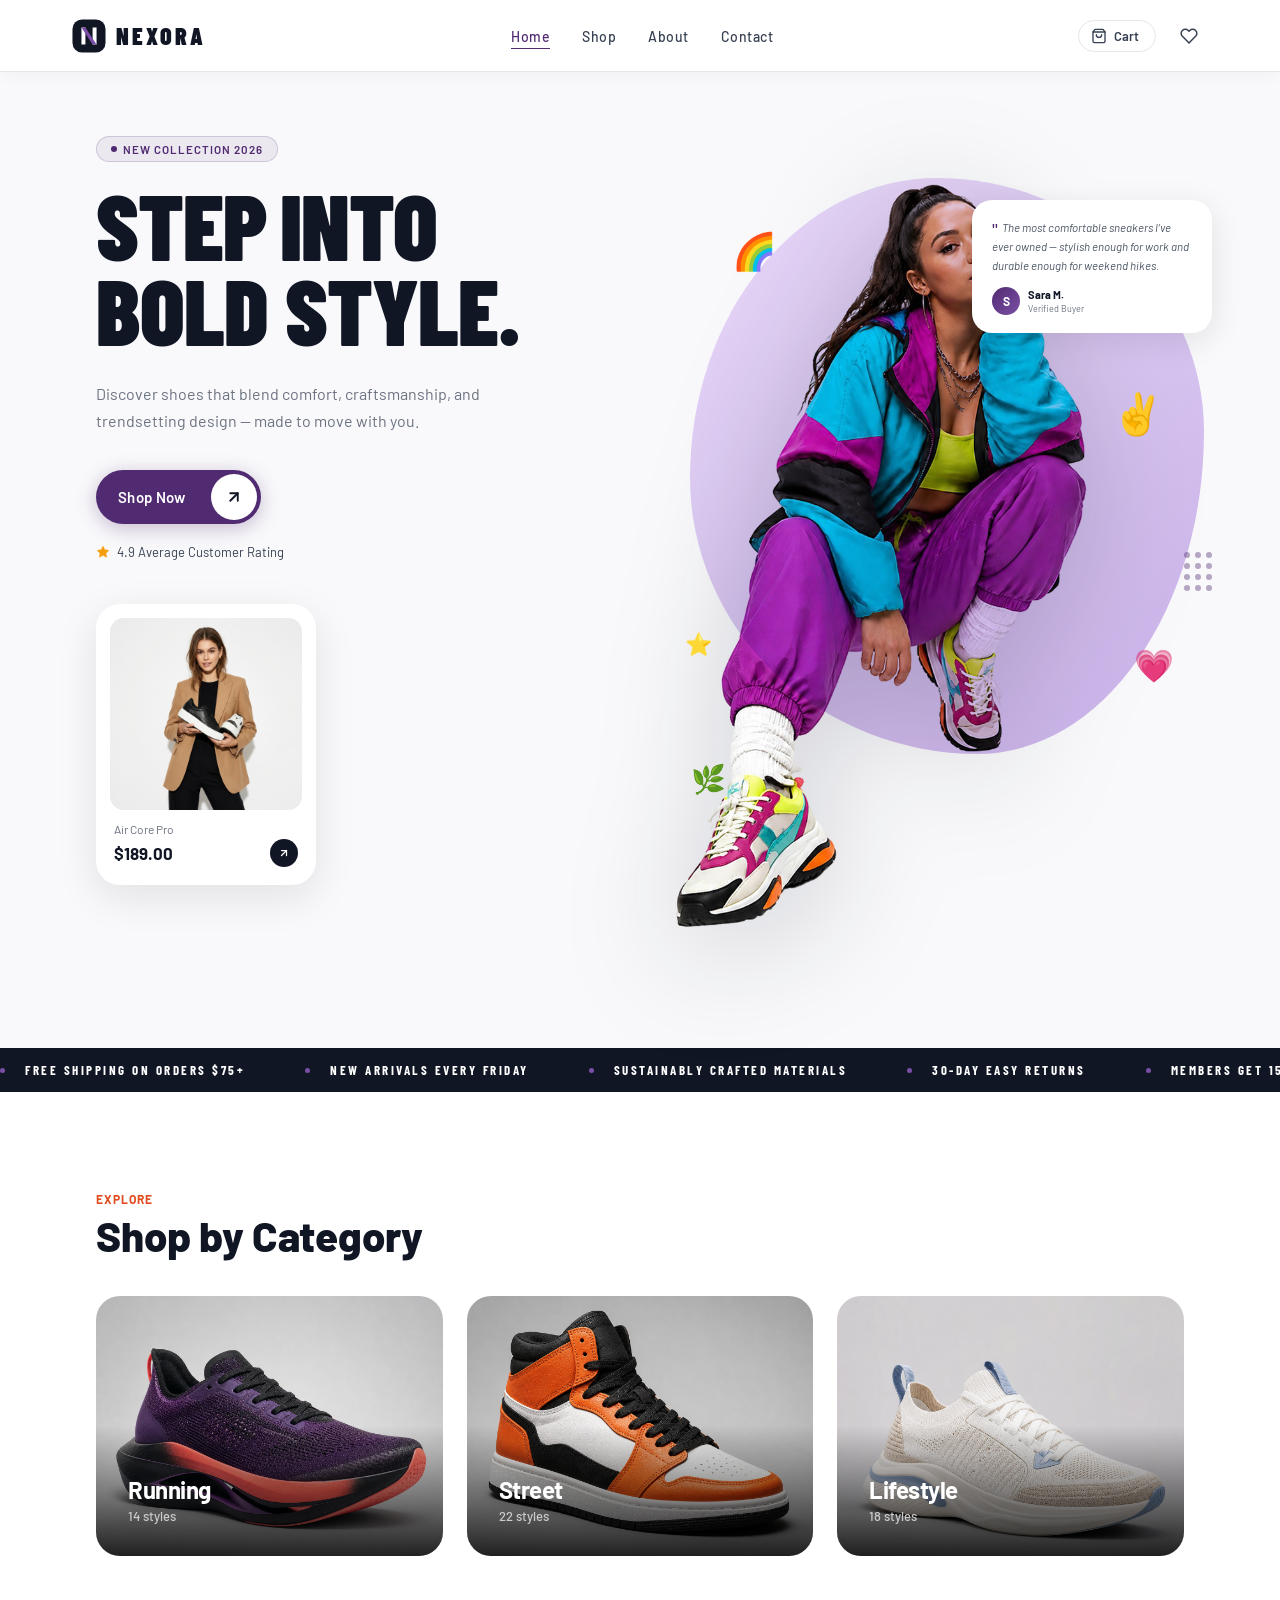
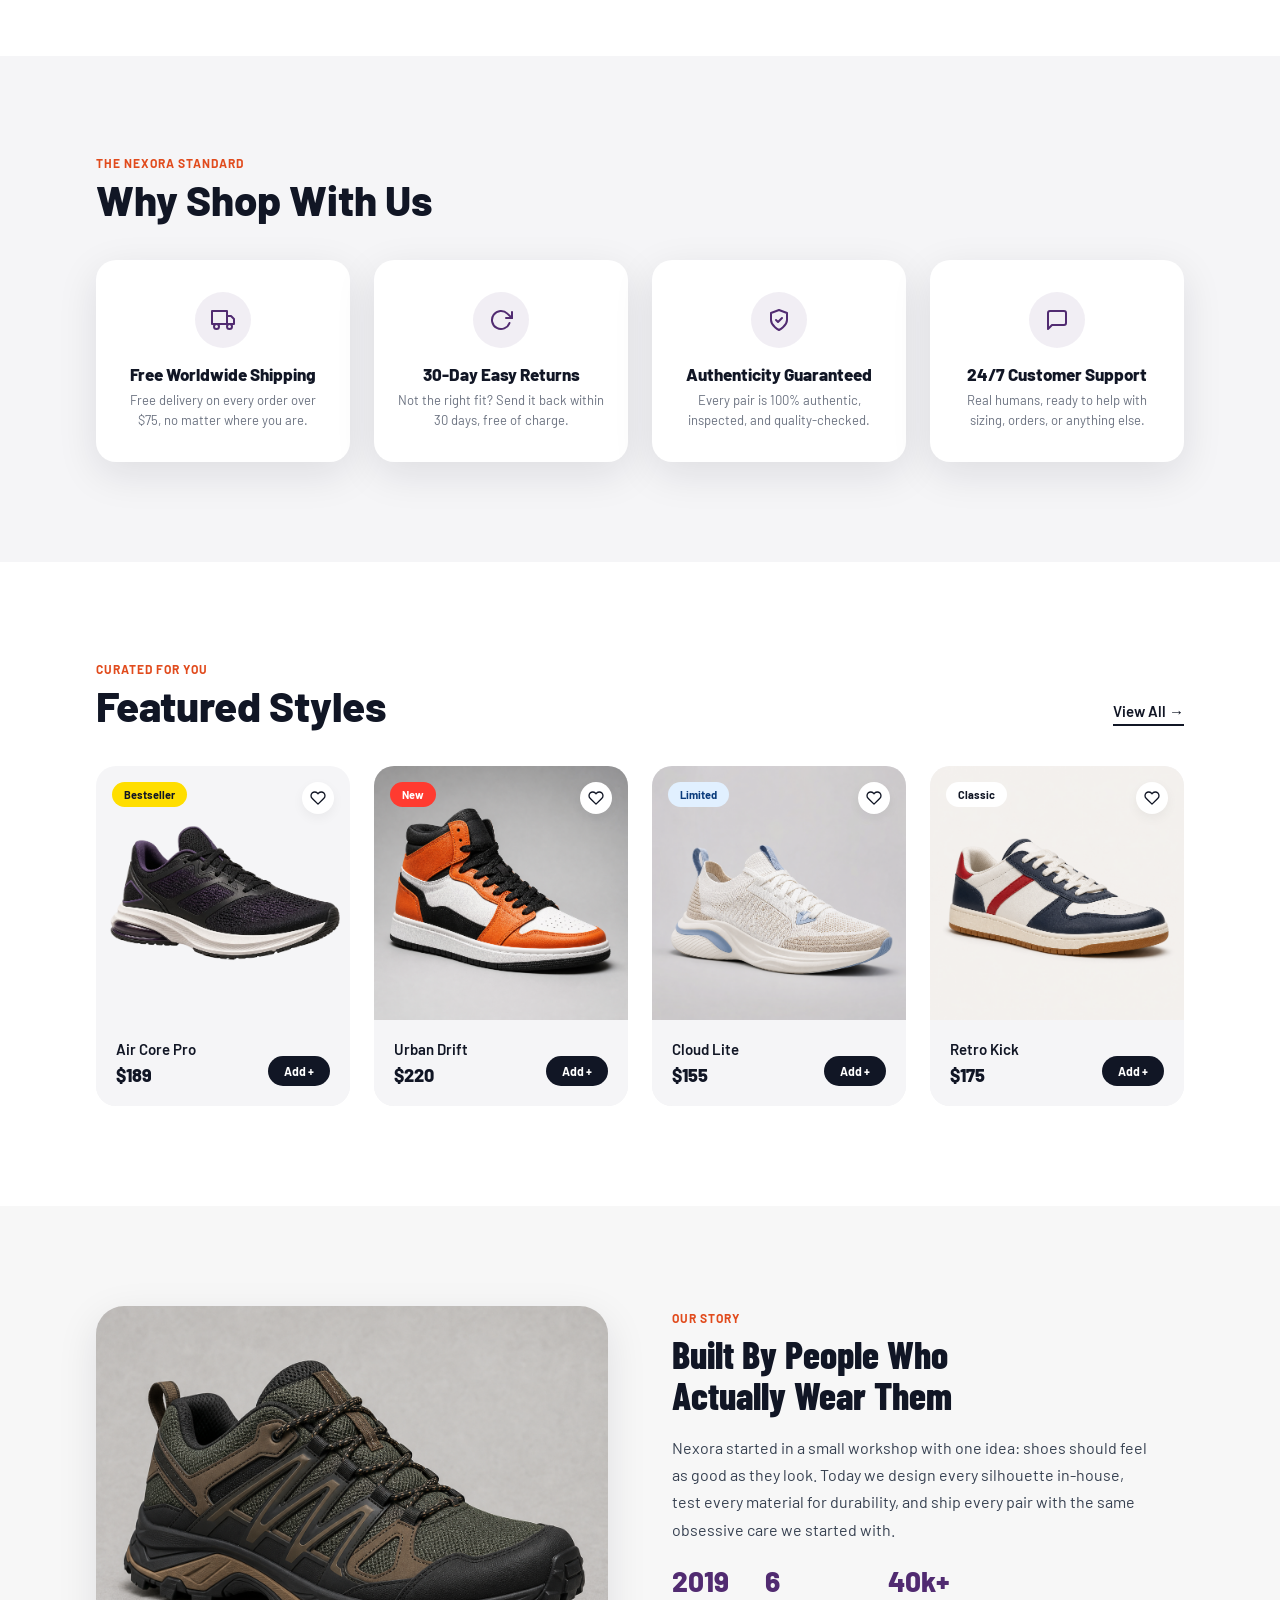
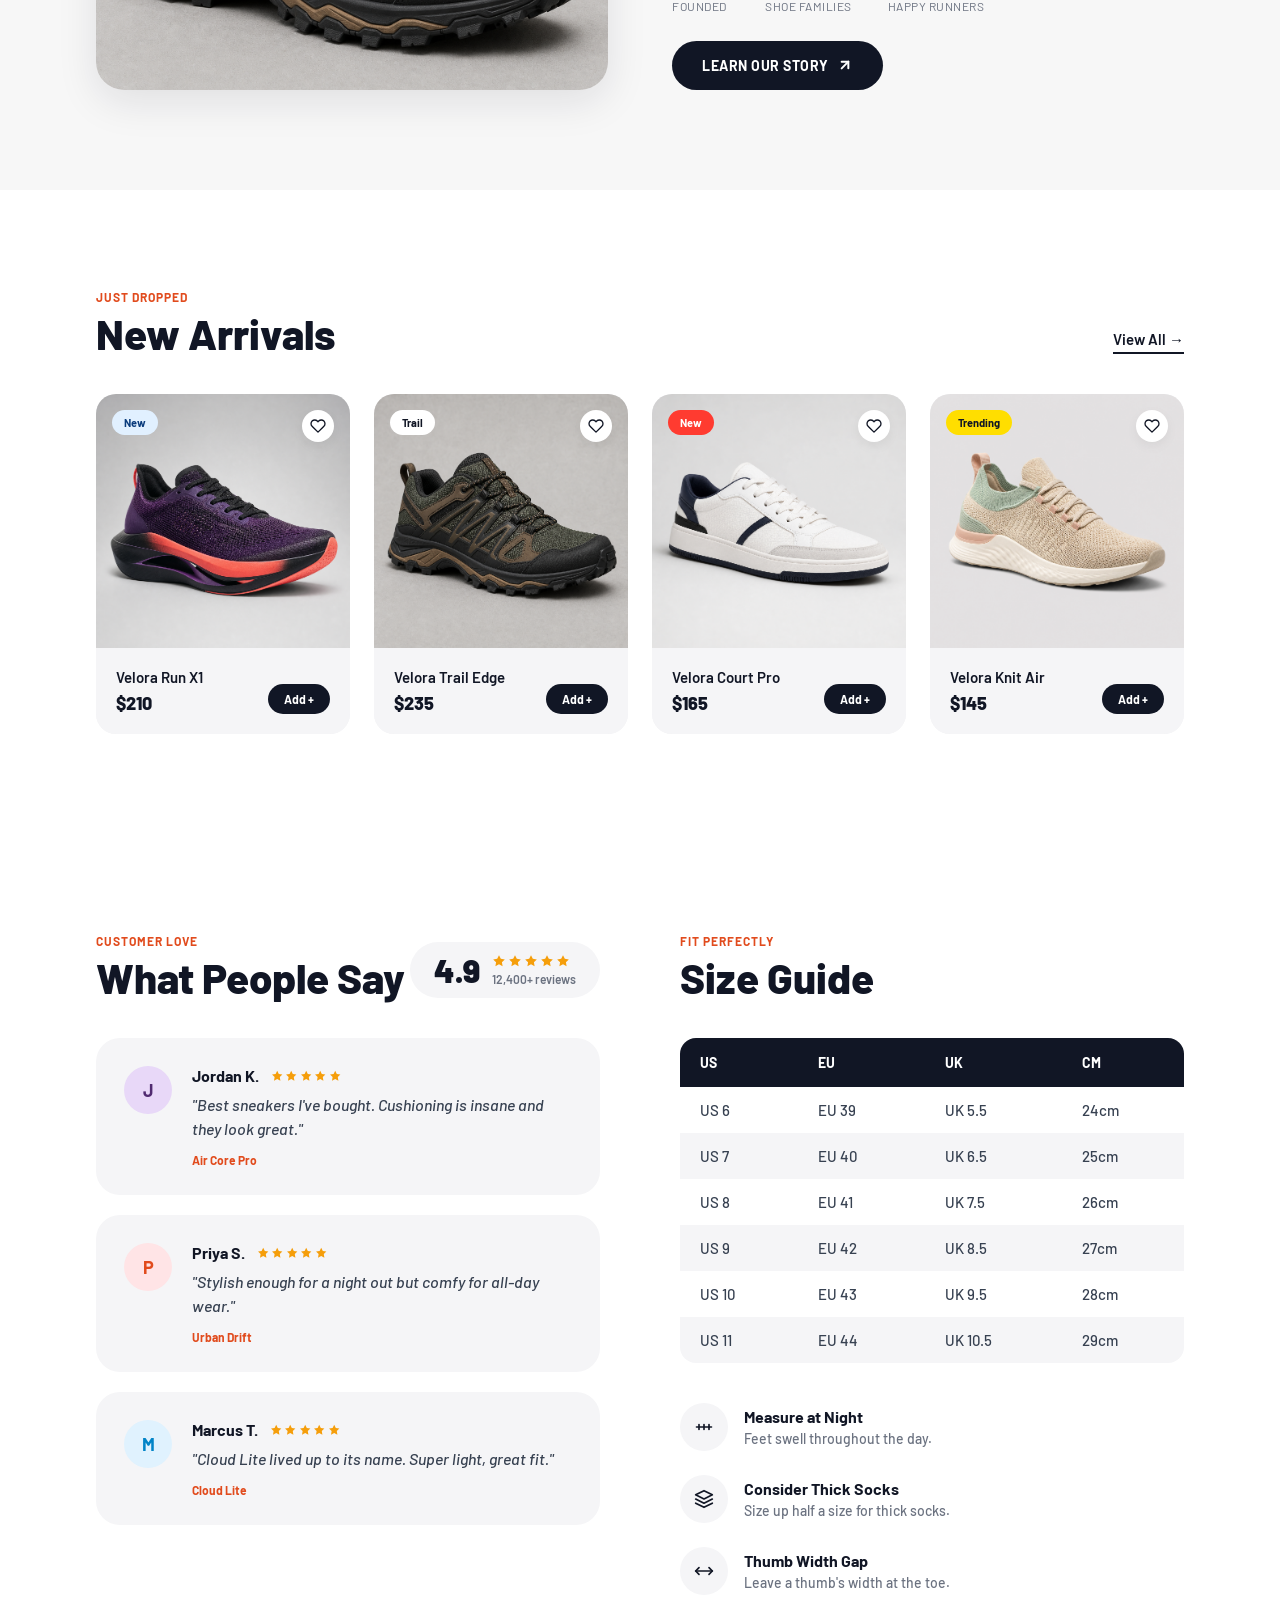
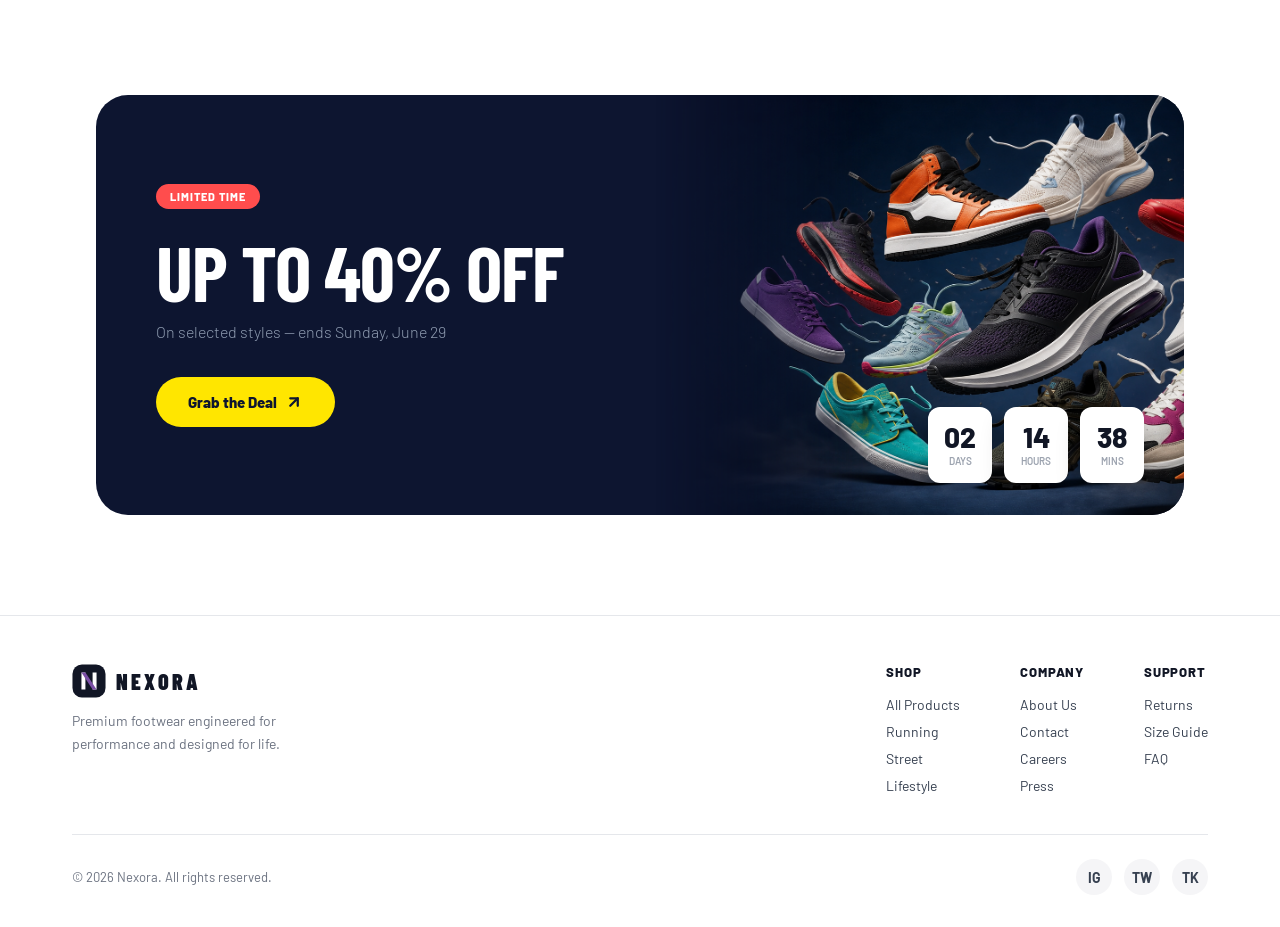
<file: index.html>
<!DOCTYPE html>
<html lang="en">
<head>
  <meta charset="UTF-8" />
  <meta name="viewport" content="width=device-width, initial-scale=1.0" />
  <title>NEXORA — Step Into Bold Style</title>
  <meta name="description" content="Discover shoes that blend comfort, craftsmanship, and trendsetting design — made to move with you. Shop NEXORA's latest collection." />
  <meta name="keywords" content="sneakers, shoes, fashion, NEXORA, bold style, comfort, craftsmanship" />
  <link rel="icon" type="image/png" href="assets/favicon.png">
  <link rel="preconnect" href="https://fonts.googleapis.com" />
  <link rel="preconnect" href="https://fonts.gstatic.com" crossorigin />
  <link href="https://fonts.googleapis.com/css2?family=Barlow+Condensed:ital,wght@0,300;0,400;0,500;0,600;0,700;0,800;0,900;1,300;1,400&family=Barlow:wght@300;400;500;600;700&display=swap" rel="stylesheet" />
  <link rel="stylesheet" href="assets/style.css" />
  <link rel="stylesheet" href="assets/homepage.css" />
</head>
<body>

  <!-- NAV (shared across all pages via assets/app.js renderNav()) -->
  <div id="nav-root"></div>

  <!-- HERO -->
  <section class="hero" id="hero" aria-label="Hero section">

    <!-- LEFT -->
    <div class="hero-left">
      <div class="tag-pill">
        <span class="pulse-dot"></span>
        New Collection 2026
      </div>

      <h1 class="hero-headline">
        <div class="headline-row">
          <span>STEP</span>
          <img
            src="https://raw.githubusercontent.com/google/material-design-icons/master/png/maps/local_mall/materialicons/48dp/2x/baseline_local_mall_black_48dp.png"
            alt=""
            class="headline-shoe-img"
            id="inline-shoe-img"
            onerror="this.style.display='none'"
          />
          <span>INTO</span>
        </div>
        <div class="headline-row">BOLD STYLE.</div>
      </h1>

      <p class="hero-desc">
        Discover shoes that blend comfort, craftsmanship, and trendsetting design &mdash; made to move with you.
      </p>

      <div class="cta-row">
        <a href="plp.html" class="btn-shop" id="shop-now-btn" aria-label="Shop now">
          <span class="btn-shop-text">Shop Now</span>
          <div class="btn-shop-arrow" aria-hidden="true">
            <svg viewBox="0 0 24 24" fill="none" stroke="#111625" stroke-width="2.5" stroke-linecap="round" stroke-linejoin="round">
              <line x1="7" y1="17" x2="17" y2="7"/><polyline points="7 7 17 7 17 17"/>
            </svg>
          </div>
        </a>
      </div>

      <div class="social-proof">
        <svg width="14" height="14" viewBox="0 0 24 24" fill="#F59E0B" stroke="#F59E0B" stroke-width="1" aria-hidden="true">
          <polygon points="12 2 15.09 8.26 22 9.27 17 14.14 18.18 21.02 12 17.77 5.82 21.02 7 14.14 2 9.27 8.91 8.26 12 2"/>
        </svg>
        <span>4.9 Average Customer Rating</span>
      </div>

      <a class="hero-product-card" id="product-card-leather" href="pdp.html?id=air-core-pro" aria-label="Air Core Pro sneakers, $189.00">
        <img
          id="product-card-img"
          alt="Model wearing the Air Core Pro sneaker"
          class="hero-product-card-img"
          loading="lazy"
        />
        <div class="hero-product-card-body">
          <p class="hero-product-card-name">Air Core Pro</p>
          <div class="hero-product-card-footer">
            <span class="hero-product-card-price">$189.00</span>
            <div class="hero-product-card-arrow" aria-hidden="true">
              <svg viewBox="0 0 24 24" fill="none" stroke="currentColor" stroke-width="2.5" stroke-linecap="round" stroke-linejoin="round">
                <line x1="7" y1="17" x2="17" y2="7"/><polyline points="7 7 17 7 17 17"/>
              </svg>
            </div>
          </div>
        </div>
      </a>
    </div>

    <!-- RIGHT -->
    <div class="hero-right">
      <div class="collage-wrap">
        <div class="collage-blob" aria-hidden="true"></div>

        <div class="sticker sticker--rainbow" aria-hidden="true">&#127752;</div>
        <div class="sticker sticker--peace" aria-hidden="true">&#9996;&#65039;</div>
        <div class="sticker sticker--cactus" aria-hidden="true">&#127807;</div>
        <div class="sticker sticker--heart" aria-hidden="true">&#128151;</div>
        <div class="sticker sticker--star" aria-hidden="true">&#11088;</div>

        <img
          id="hero-model-img"
          alt="Stylish model on purple flower chair with rainbow sweater and white clog shoe"
          class="collage-model"
        />

        <article class="testimonial-card" id="testimonial-card" aria-label="Customer testimonial">
          <p class="testimonial-quote">
            The most comfortable sneakers I&rsquo;ve ever owned &mdash; stylish enough for work and durable enough for weekend hikes.
          </p>
          <div class="testimonial-attr">
            <div class="testimonial-avatar" aria-hidden="true">S</div>
            <div>
              <div class="testimonial-name">Sara M.</div>
              <div class="testimonial-badge">Verified Buyer</div>
            </div>
          </div>
        </article>

        <div class="dots-decoration" aria-hidden="true">
          <span></span><span></span><span></span>
          <span></span><span></span><span></span>
          <span></span><span></span><span></span>
          <span></span><span></span><span></span>
        </div>
      </div>
    </div>

  </section>




  <!-- TICKER -->
  <div class="ticker-wrap" aria-label="Brand announcements">
    <div class="ticker-track" aria-hidden="true">
      <div class="ticker-item"><span class="dot"></span>Free Shipping on Orders $75+</div>
      <div class="ticker-item"><span class="dot"></span>New Arrivals Every Friday</div>
      <div class="ticker-item"><span class="dot"></span>Sustainably Crafted Materials</div>
      <div class="ticker-item"><span class="dot"></span>30-Day Easy Returns</div>
      <div class="ticker-item"><span class="dot"></span>Members Get 15% Off</div>
      <div class="ticker-item"><span class="dot"></span>Free Shipping on Orders $75+</div>
      <div class="ticker-item"><span class="dot"></span>New Arrivals Every Friday</div>
      <div class="ticker-item"><span class="dot"></span>Sustainably Crafted Materials</div>
      <div class="ticker-item"><span class="dot"></span>30-Day Easy Returns</div>
      <div class="ticker-item"><span class="dot"></span>Members Get 15% Off</div>
    </div>
  </div>


  
  <!-- SHOP BY CATEGORY -->
  <section class="category-section" aria-label="Shop by Category">
    <div class="category-header">
      <span class="category-kicker">EXPLORE</span>
      <h2 class="category-title">Shop by Category</h2>
    </div>
    <div class="category-grid">
      <a href="plp.html?category=Running" class="category-card">
        <img id="cat-img-1" alt="Running Styles" class="category-card-img" loading="lazy" />
        <div class="category-card-overlay"></div>
        <div class="category-card-content">
          <h3 class="category-card-title">Running</h3>
          <span class="category-card-count">14 styles</span>
        </div>
      </a>
      <a href="plp.html?category=Street" class="category-card">
        <img id="cat-img-2" alt="Street Styles" class="category-card-img" loading="lazy" />
        <div class="category-card-overlay"></div>
        <div class="category-card-content">
          <h3 class="category-card-title">Street</h3>
          <span class="category-card-count">22 styles</span>
        </div>
      </a>
      <a href="plp.html?category=Lifestyle" class="category-card">
        <img id="cat-img-3" alt="Lifestyle Styles" class="category-card-img" loading="lazy" />
        <div class="category-card-overlay"></div>
        <div class="category-card-content">
          <h3 class="category-card-title">Lifestyle</h3>
          <span class="category-card-count">18 styles</span>
        </div>
      </a>
    </div>
  </section>



  <!-- WHY NEXORA (trust / USP section) -->
  <section class="trust-section" aria-label="Why Shop Nexora">
    <div class="category-header">
      <span class="category-kicker">The Nexora Standard</span>
      <h2 class="category-title">Why Shop With Us</h2>
    </div>
    <div class="trust-grid">
      <div class="trust-card">
        <div class="trust-icon">
          <svg viewBox="0 0 24 24" fill="none" stroke-width="2" stroke-linecap="round" stroke-linejoin="round"><rect x="1" y="3" width="15" height="13"/><polygon points="16 8 20 8 23 11 23 16 16 16 16 8"/><circle cx="5.5" cy="18.5" r="2.5"/><circle cx="18.5" cy="18.5" r="2.5"/></svg>
        </div>
        <div class="trust-title">Free Worldwide Shipping</div>
        <div class="trust-desc">Free delivery on every order over $75, no matter where you are.</div>
      </div>
      <div class="trust-card">
        <div class="trust-icon">
          <svg viewBox="0 0 24 24" fill="none" stroke-width="2" stroke-linecap="round" stroke-linejoin="round"><polyline points="23 4 23 10 17 10"/><path d="M20.49 15a9 9 0 1 1-2.12-9.36L23 10"/></svg>
        </div>
        <div class="trust-title">30-Day Easy Returns</div>
        <div class="trust-desc">Not the right fit? Send it back within 30 days, free of charge.</div>
      </div>
      <div class="trust-card">
        <div class="trust-icon">
          <svg viewBox="0 0 24 24" fill="none" stroke-width="2" stroke-linecap="round" stroke-linejoin="round"><path d="M12 22s8-4 8-10V5l-8-3-8 3v7c0 6 8 10 8 10z"/><polyline points="9 12 11 14 15 10"/></svg>
        </div>
        <div class="trust-title">Authenticity Guaranteed</div>
        <div class="trust-desc">Every pair is 100% authentic, inspected, and quality-checked.</div>
      </div>
      <div class="trust-card">
        <div class="trust-icon">
          <svg viewBox="0 0 24 24" fill="none" stroke-width="2" stroke-linecap="round" stroke-linejoin="round"><path d="M21 15a2 2 0 0 1-2 2H7l-4 4V5a2 2 0 0 1 2-2h14a2 2 0 0 1 2 2z"/></svg>
        </div>
        <div class="trust-title">24/7 Customer Support</div>
        <div class="trust-desc">Real humans, ready to help with sizing, orders, or anything else.</div>
      </div>
    </div>
  </section>



  <!-- FEATURED STYLES -->
  <section class="featured-section" id="products" aria-label="Featured Styles">
    <div class="featured-header">
      <div class="featured-left">
        <span class="featured-kicker">Curated for you</span>
        <h2 class="featured-title">Featured Styles</h2>
      </div>
      <div class="featured-right">
        <a href="plp.html">View All &rarr;</a>
      </div>
    </div>
    
    <div class="product-grid">
      <!-- Card 1 -->
      <a href="pdp.html?id=air-core-pro" class="grid-card" data-id="air-core-pro">
        <div class="grid-card-img-wrap">
          <span class="grid-card-badge badge-yellow">Bestseller</span>
          <button class="grid-card-like" data-id="air-core-pro" aria-label="Like Air Core Pro" onclick="event.preventDefault();event.stopPropagation();handleWish(this,'air-core-pro')">
            <svg viewBox="0 0 24 24" fill="none" stroke-width="2" stroke-linecap="round" stroke-linejoin="round"><path d="M20.84 4.61a5.5 5.5 0 0 0-7.78 0L12 5.67l-1.06-1.06a5.5 5.5 0 0 0-7.78 7.78l1.06 1.06L12 21.23l7.78-7.78 1.06-1.06a5.5 5.5 0 0 0 0-7.78z"></path></svg>
          </button>
          <img id="grid-img-1" alt="Air Core Pro" class="grid-card-img" loading="lazy" />
        </div>
        <div class="grid-card-info">
          <div class="grid-card-text">
            <h3 class="grid-card-name">Air Core Pro</h3>
            <span class="grid-card-price">$189</span>
          </div>
          <button class="grid-card-btn" onclick="event.preventDefault();event.stopPropagation();quickAdd('air-core-pro')" aria-label="Add Air Core Pro to cart">Add +</button>
        </div>
      </a>

      <!-- Card 2 -->
      <a href="pdp.html?id=urban-drift" class="grid-card" data-id="urban-drift">
        <div class="grid-card-img-wrap" style="background:#D1D1D6;"> <!-- Fallback grey background like prompt -->
          <span class="grid-card-badge badge-red">New</span>
          <button class="grid-card-like" data-id="urban-drift" aria-label="Like Urban Drift" onclick="event.preventDefault();event.stopPropagation();handleWish(this,'urban-drift')">
            <svg viewBox="0 0 24 24" fill="none" stroke-width="2" stroke-linecap="round" stroke-linejoin="round"><path d="M20.84 4.61a5.5 5.5 0 0 0-7.78 0L12 5.67l-1.06-1.06a5.5 5.5 0 0 0-7.78 7.78l1.06 1.06L12 21.23l7.78-7.78 1.06-1.06a5.5 5.5 0 0 0 0-7.78z"></path></svg>
          </button>
          <img id="grid-img-2" alt="Urban Drift" class="grid-card-img" style="mix-blend-mode:normal;" loading="lazy" />
        </div>
        <div class="grid-card-info">
          <div class="grid-card-text">
            <h3 class="grid-card-name">Urban Drift</h3>
            <span class="grid-card-price">$220</span>
          </div>
          <button class="grid-card-btn" onclick="event.preventDefault();event.stopPropagation();quickAdd('urban-drift')" aria-label="Add Urban Drift to cart">Add +</button>
        </div>
      </a>

      <!-- Card 3 -->
      <a href="pdp.html?id=cloud-lite" class="grid-card" data-id="cloud-lite">
        <div class="grid-card-img-wrap">
          <span class="grid-card-badge badge-blue">Limited</span>
          <button class="grid-card-like" data-id="cloud-lite" aria-label="Like Cloud Lite" onclick="event.preventDefault();event.stopPropagation();handleWish(this,'cloud-lite')">
            <svg viewBox="0 0 24 24" fill="none" stroke-width="2" stroke-linecap="round" stroke-linejoin="round"><path d="M20.84 4.61a5.5 5.5 0 0 0-7.78 0L12 5.67l-1.06-1.06a5.5 5.5 0 0 0-7.78 7.78l1.06 1.06L12 21.23l7.78-7.78 1.06-1.06a5.5 5.5 0 0 0 0-7.78z"></path></svg>
          </button>
          <img id="grid-img-3" alt="Cloud Lite" class="grid-card-img" loading="lazy" />
        </div>
        <div class="grid-card-info">
          <div class="grid-card-text">
            <h3 class="grid-card-name">Cloud Lite</h3>
            <span class="grid-card-price">$155</span>
          </div>
          <button class="grid-card-btn" onclick="event.preventDefault();event.stopPropagation();quickAdd('cloud-lite')" aria-label="Add Cloud Lite to cart">Add +</button>
        </div>
      </a>

      <!-- Card 4 -->
      <a href="pdp.html?id=retro-kick" class="grid-card" data-id="retro-kick">
        <div class="grid-card-img-wrap">
          <span class="grid-card-badge badge-white">Classic</span>
          <button class="grid-card-like" data-id="retro-kick" aria-label="Like Retro Kick" onclick="event.preventDefault();event.stopPropagation();handleWish(this,'retro-kick')">
            <svg viewBox="0 0 24 24" fill="none" stroke-width="2" stroke-linecap="round" stroke-linejoin="round"><path d="M20.84 4.61a5.5 5.5 0 0 0-7.78 0L12 5.67l-1.06-1.06a5.5 5.5 0 0 0-7.78 7.78l1.06 1.06L12 21.23l7.78-7.78 1.06-1.06a5.5 5.5 0 0 0 0-7.78z"></path></svg>
          </button>
          <img id="grid-img-4" alt="Retro Kick" class="grid-card-img" style="mix-blend-mode:normal;" loading="lazy" />
        </div>
        <div class="grid-card-info">
          <div class="grid-card-text">
            <h3 class="grid-card-name">Retro Kick</h3>
            <span class="grid-card-price">$175</span>
          </div>
          <button class="grid-card-btn" onclick="event.preventDefault();event.stopPropagation();quickAdd('retro-kick')" aria-label="Add Retro Kick to cart">Add +</button>
        </div>
      </a>
    </div>
  </section>


  <!-- OUR STORY (about teaser) -->
  <section class="story-section" aria-label="Our Story">
    <div class="story-container">
      <div class="story-media">
        <img id="story-img" alt="Velora Trail Edge sneaker, crafted with rugged premium materials" loading="lazy" />
      </div>
      <div>
        <span class="category-kicker">Our Story</span>
        <h2 class="story-title">Built By People Who<br>Actually Wear Them</h2>
        <p class="story-desc">Nexora started in a small workshop with one idea: shoes should feel as good as they look. Today we design every silhouette in-house, test every material for durability, and ship every pair with the same obsessive care we started with.</p>
        <div class="story-stats">
          <div>
            <div class="story-stat-num">2019</div>
            <div class="story-stat-label">Founded</div>
          </div>
          <div>
            <div class="story-stat-num">6</div>
            <div class="story-stat-label">Shoe Families</div>
          </div>
          <div>
            <div class="story-stat-num">40k+</div>
            <div class="story-stat-label">Happy Runners</div>
          </div>
        </div>
        <a href="about.html" class="story-btn">
          Learn Our Story
          <svg width="16" height="16" viewBox="0 0 24 24" fill="none" stroke="currentColor" stroke-width="3" stroke-linecap="round" stroke-linejoin="round"><line x1="7" y1="17" x2="17" y2="7"/><polyline points="7 7 17 7 17 17"/></svg>
        </a>
      </div>
    </div>
  </section>


  <!-- NEW ARRIVALS (4 more shoe types: running variant, trail, court, knit) -->
  <section class="featured-section" id="new-arrivals" aria-label="New Arrivals">
    <div class="featured-header">
      <div class="featured-left">
        <span class="featured-kicker">Just Dropped</span>
        <h2 class="featured-title">New Arrivals</h2>
      </div>
      <div class="featured-right">
        <a href="plp.html">View All &rarr;</a>
      </div>
    </div>

    <div class="product-grid">
      <a href="pdp.html?id=velora-run-x1" class="grid-card" data-id="velora-run-x1">
        <div class="grid-card-img-wrap">
          <span class="grid-card-badge badge-blue">New</span>
          <button class="grid-card-like" data-id="velora-run-x1" aria-label="Like Velora Run X1" onclick="event.preventDefault();event.stopPropagation();handleWish(this,'velora-run-x1')">
            <svg viewBox="0 0 24 24" fill="none" stroke-width="2" stroke-linecap="round" stroke-linejoin="round"><path d="M20.84 4.61a5.5 5.5 0 0 0-7.78 0L12 5.67l-1.06-1.06a5.5 5.5 0 0 0-7.78 7.78l1.06 1.06L12 21.23l7.78-7.78 1.06-1.06a5.5 5.5 0 0 0 0-7.78z"></path></svg>
          </button>
          <img id="new-img-1" alt="Velora Run X1" class="grid-card-img" loading="lazy" />
        </div>
        <div class="grid-card-info">
          <div class="grid-card-text">
            <h3 class="grid-card-name">Velora Run X1</h3>
            <span class="grid-card-price">$210</span>
          </div>
          <button class="grid-card-btn" onclick="event.preventDefault();event.stopPropagation();quickAdd('velora-run-x1')" aria-label="Add Velora Run X1 to cart">Add +</button>
        </div>
      </a>

      <a href="pdp.html?id=velora-trail-edge" class="grid-card" data-id="velora-trail-edge">
        <div class="grid-card-img-wrap">
          <span class="grid-card-badge badge-white">Trail</span>
          <button class="grid-card-like" data-id="velora-trail-edge" aria-label="Like Velora Trail Edge" onclick="event.preventDefault();event.stopPropagation();handleWish(this,'velora-trail-edge')">
            <svg viewBox="0 0 24 24" fill="none" stroke-width="2" stroke-linecap="round" stroke-linejoin="round"><path d="M20.84 4.61a5.5 5.5 0 0 0-7.78 0L12 5.67l-1.06-1.06a5.5 5.5 0 0 0-7.78 7.78l1.06 1.06L12 21.23l7.78-7.78 1.06-1.06a5.5 5.5 0 0 0 0-7.78z"></path></svg>
          </button>
          <img id="new-img-2" alt="Velora Trail Edge" class="grid-card-img" loading="lazy" />
        </div>
        <div class="grid-card-info">
          <div class="grid-card-text">
            <h3 class="grid-card-name">Velora Trail Edge</h3>
            <span class="grid-card-price">$235</span>
          </div>
          <button class="grid-card-btn" onclick="event.preventDefault();event.stopPropagation();quickAdd('velora-trail-edge')" aria-label="Add Velora Trail Edge to cart">Add +</button>
        </div>
      </a>

      <a href="pdp.html?id=velora-court-pro" class="grid-card" data-id="velora-court-pro">
        <div class="grid-card-img-wrap">
          <span class="grid-card-badge badge-red">New</span>
          <button class="grid-card-like" data-id="velora-court-pro" aria-label="Like Velora Court Pro" onclick="event.preventDefault();event.stopPropagation();handleWish(this,'velora-court-pro')">
            <svg viewBox="0 0 24 24" fill="none" stroke-width="2" stroke-linecap="round" stroke-linejoin="round"><path d="M20.84 4.61a5.5 5.5 0 0 0-7.78 0L12 5.67l-1.06-1.06a5.5 5.5 0 0 0-7.78 7.78l1.06 1.06L12 21.23l7.78-7.78 1.06-1.06a5.5 5.5 0 0 0 0-7.78z"></path></svg>
          </button>
          <img id="new-img-3" alt="Velora Court Pro" class="grid-card-img" loading="lazy" />
        </div>
        <div class="grid-card-info">
          <div class="grid-card-text">
            <h3 class="grid-card-name">Velora Court Pro</h3>
            <span class="grid-card-price">$165</span>
          </div>
          <button class="grid-card-btn" onclick="event.preventDefault();event.stopPropagation();quickAdd('velora-court-pro')" aria-label="Add Velora Court Pro to cart">Add +</button>
        </div>
      </a>

      <a href="pdp.html?id=velora-knit-air" class="grid-card" data-id="velora-knit-air">
        <div class="grid-card-img-wrap">
          <span class="grid-card-badge badge-yellow">Trending</span>
          <button class="grid-card-like" data-id="velora-knit-air" aria-label="Like Velora Knit Air" onclick="event.preventDefault();event.stopPropagation();handleWish(this,'velora-knit-air')">
            <svg viewBox="0 0 24 24" fill="none" stroke-width="2" stroke-linecap="round" stroke-linejoin="round"><path d="M20.84 4.61a5.5 5.5 0 0 0-7.78 0L12 5.67l-1.06-1.06a5.5 5.5 0 0 0-7.78 7.78l1.06 1.06L12 21.23l7.78-7.78 1.06-1.06a5.5 5.5 0 0 0 0-7.78z"></path></svg>
          </button>
          <img id="new-img-4" alt="Velora Knit Air" class="grid-card-img" loading="lazy" />
        </div>
        <div class="grid-card-info">
          <div class="grid-card-text">
            <h3 class="grid-card-name">Velora Knit Air</h3>
            <span class="grid-card-price">$145</span>
          </div>
          <button class="grid-card-btn" onclick="event.preventDefault();event.stopPropagation();quickAdd('velora-knit-air')" aria-label="Add Velora Knit Air to cart">Add +</button>
        </div>
      </a>
    </div>
  </section>

  

  <!-- REVIEWS & SIZE GUIDE -->
  <section class="info-section" id="about" aria-label="Customer Reviews and Size Guide">
    <div class="info-layout">
      <!-- LEFT: REVIEWS -->
      <div class="info-column">
        <div class="info-header info-header-row">
          <div>
            <span class="info-kicker">CUSTOMER LOVE</span>
            <h2 class="info-title">What People Say</h2>
          </div>
          <div class="rating-badge">
            <span class="rating-score">4.9</span>
            <div class="rating-stars-col">
              <div class="rating-stars">
                <svg viewBox="0 0 24 24"><path d="M12 2l3.09 6.26L22 9.27l-5 4.87 1.18 6.88L12 17.77l-6.18 3.25L7 14.14 2 9.27l6.91-1.01L12 2z"/></svg>
                <svg viewBox="0 0 24 24"><path d="M12 2l3.09 6.26L22 9.27l-5 4.87 1.18 6.88L12 17.77l-6.18 3.25L7 14.14 2 9.27l6.91-1.01L12 2z"/></svg>
                <svg viewBox="0 0 24 24"><path d="M12 2l3.09 6.26L22 9.27l-5 4.87 1.18 6.88L12 17.77l-6.18 3.25L7 14.14 2 9.27l6.91-1.01L12 2z"/></svg>
                <svg viewBox="0 0 24 24"><path d="M12 2l3.09 6.26L22 9.27l-5 4.87 1.18 6.88L12 17.77l-6.18 3.25L7 14.14 2 9.27l6.91-1.01L12 2z"/></svg>
                <svg viewBox="0 0 24 24"><path d="M12 2l3.09 6.26L22 9.27l-5 4.87 1.18 6.88L12 17.77l-6.18 3.25L7 14.14 2 9.27l6.91-1.01L12 2z"/></svg>
              </div>
              <span class="rating-count">12,400+ reviews</span>
            </div>
          </div>
        </div>

        <div class="reviews-stack">
          <!-- Card 1 -->
          <div class="review-card">
            <div class="review-avatar" style="background:#E8D8F8; color:var(--purple);">J</div>
            <div class="review-content">
              <div class="review-author-row">
                <span class="review-name">Jordan K.</span>
                <div class="rating-stars" style="width:70px;">
                  <svg viewBox="0 0 24 24"><path d="M12 2l3.09 6.26L22 9.27l-5 4.87 1.18 6.88L12 17.77l-6.18 3.25L7 14.14 2 9.27l6.91-1.01L12 2z"/></svg><svg viewBox="0 0 24 24"><path d="M12 2l3.09 6.26L22 9.27l-5 4.87 1.18 6.88L12 17.77l-6.18 3.25L7 14.14 2 9.27l6.91-1.01L12 2z"/></svg><svg viewBox="0 0 24 24"><path d="M12 2l3.09 6.26L22 9.27l-5 4.87 1.18 6.88L12 17.77l-6.18 3.25L7 14.14 2 9.27l6.91-1.01L12 2z"/></svg><svg viewBox="0 0 24 24"><path d="M12 2l3.09 6.26L22 9.27l-5 4.87 1.18 6.88L12 17.77l-6.18 3.25L7 14.14 2 9.27l6.91-1.01L12 2z"/></svg><svg viewBox="0 0 24 24"><path d="M12 2l3.09 6.26L22 9.27l-5 4.87 1.18 6.88L12 17.77l-6.18 3.25L7 14.14 2 9.27l6.91-1.01L12 2z"/></svg>
                </div>
              </div>
              <p class="review-text">"Best sneakers I've bought. Cushioning is insane and they look great."</p>
              <span class="review-tag">Air Core Pro</span>
            </div>
          </div>
          <!-- Card 2 -->
          <div class="review-card">
            <div class="review-avatar" style="background:#FFE4E6; color:#E14B1D;">P</div>
            <div class="review-content">
              <div class="review-author-row">
                <span class="review-name">Priya S.</span>
                <div class="rating-stars" style="width:70px;">
                  <svg viewBox="0 0 24 24"><path d="M12 2l3.09 6.26L22 9.27l-5 4.87 1.18 6.88L12 17.77l-6.18 3.25L7 14.14 2 9.27l6.91-1.01L12 2z"/></svg><svg viewBox="0 0 24 24"><path d="M12 2l3.09 6.26L22 9.27l-5 4.87 1.18 6.88L12 17.77l-6.18 3.25L7 14.14 2 9.27l6.91-1.01L12 2z"/></svg><svg viewBox="0 0 24 24"><path d="M12 2l3.09 6.26L22 9.27l-5 4.87 1.18 6.88L12 17.77l-6.18 3.25L7 14.14 2 9.27l6.91-1.01L12 2z"/></svg><svg viewBox="0 0 24 24"><path d="M12 2l3.09 6.26L22 9.27l-5 4.87 1.18 6.88L12 17.77l-6.18 3.25L7 14.14 2 9.27l6.91-1.01L12 2z"/></svg><svg viewBox="0 0 24 24"><path d="M12 2l3.09 6.26L22 9.27l-5 4.87 1.18 6.88L12 17.77l-6.18 3.25L7 14.14 2 9.27l6.91-1.01L12 2z"/></svg>
                </div>
              </div>
              <p class="review-text">"Stylish enough for a night out but comfy for all-day wear."</p>
              <span class="review-tag">Urban Drift</span>
            </div>
          </div>
          <!-- Card 3 -->
          <div class="review-card">
            <div class="review-avatar" style="background:#E0F2FE; color:#0284C7;">M</div>
            <div class="review-content">
              <div class="review-author-row">
                <span class="review-name">Marcus T.</span>
                <div class="rating-stars" style="width:70px;">
                  <svg viewBox="0 0 24 24"><path d="M12 2l3.09 6.26L22 9.27l-5 4.87 1.18 6.88L12 17.77l-6.18 3.25L7 14.14 2 9.27l6.91-1.01L12 2z"/></svg><svg viewBox="0 0 24 24"><path d="M12 2l3.09 6.26L22 9.27l-5 4.87 1.18 6.88L12 17.77l-6.18 3.25L7 14.14 2 9.27l6.91-1.01L12 2z"/></svg><svg viewBox="0 0 24 24"><path d="M12 2l3.09 6.26L22 9.27l-5 4.87 1.18 6.88L12 17.77l-6.18 3.25L7 14.14 2 9.27l6.91-1.01L12 2z"/></svg><svg viewBox="0 0 24 24"><path d="M12 2l3.09 6.26L22 9.27l-5 4.87 1.18 6.88L12 17.77l-6.18 3.25L7 14.14 2 9.27l6.91-1.01L12 2z"/></svg><svg viewBox="0 0 24 24"><path d="M12 2l3.09 6.26L22 9.27l-5 4.87 1.18 6.88L12 17.77l-6.18 3.25L7 14.14 2 9.27l6.91-1.01L12 2z"/></svg>
                </div>
              </div>
              <p class="review-text">"Cloud Lite lived up to its name. Super light, great fit."</p>
              <span class="review-tag">Cloud Lite</span>
            </div>
          </div>
        </div>
      </div>

      <!-- RIGHT: SIZE GUIDE -->
      <div class="info-column">
        <div class="info-header">
          <span class="info-kicker">FIT PERFECTLY</span>
          <h2 class="info-title">Size Guide</h2>
        </div>
        
        <table class="size-table">
          <thead>
            <tr>
              <th>US</th><th>EU</th><th>UK</th><th>CM</th>
            </tr>
          </thead>
          <tbody>
            <tr><td>US 6</td><td>EU 39</td><td>UK 5.5</td><td>24cm</td></tr>
            <tr><td>US 7</td><td>EU 40</td><td>UK 6.5</td><td>25cm</td></tr>
            <tr><td>US 8</td><td>EU 41</td><td>UK 7.5</td><td>26cm</td></tr>
            <tr><td>US 9</td><td>EU 42</td><td>UK 8.5</td><td>27cm</td></tr>
            <tr><td>US 10</td><td>EU 43</td><td>UK 9.5</td><td>28cm</td></tr>
            <tr><td>US 11</td><td>EU 44</td><td>UK 10.5</td><td>29cm</td></tr>
          </tbody>
        </table>

        <div class="fit-tips">
          <div class="tip-row">
            <div class="tip-icon">
              <!-- Ruler icon -->
              <svg viewBox="0 0 24 24"><path d="M21 12H3m3-3v6m6-6v6m6-6v6"/></svg>
            </div>
            <div class="tip-text">
              <span class="tip-title">Measure at Night</span>
              <span class="tip-desc">Feet swell throughout the day.</span>
            </div>
          </div>
          <div class="tip-row">
            <div class="tip-icon">
              <!-- Layers icon -->
              <svg viewBox="0 0 24 24"><polygon points="12 2 2 7 12 12 22 7 12 2"/><polyline points="2 17 12 22 22 17"/><polyline points="2 12 12 17 22 12"/></svg>
            </div>
            <div class="tip-text">
              <span class="tip-title">Consider Thick Socks</span>
              <span class="tip-desc">Size up half a size for thick socks.</span>
            </div>
          </div>
          <div class="tip-row">
            <div class="tip-icon">
              <!-- Double arrow icon -->
              <svg viewBox="0 0 24 24"><line x1="2" y1="12" x2="22" y2="12"/><polyline points="6 8 2 12 6 16"/><polyline points="18 8 22 12 18 16"/></svg>
            </div>
            <div class="tip-text">
              <span class="tip-title">Thumb Width Gap</span>
              <span class="tip-desc">Leave a thumb's width at the toe.</span>
            </div>
          </div>
        </div>
      </div>
    </div>
  </section>

  <!-- PROMO BANNER -->
  <section class="promo-section" aria-label="Limited Time Offer">
    <div class="promo-container">
      <div class="promo-left">
        <span class="promo-badge">Limited Time</span>
        <h2 class="promo-title">UP TO 40% OFF</h2>
        <p class="promo-desc">On selected styles &mdash; ends Sunday, June 29</p>
        <a href="plp.html" class="promo-btn">
          Grab the Deal 
          <svg width="18" height="18" viewBox="0 0 24 24" fill="none" stroke="currentColor" stroke-width="3" stroke-linecap="round" stroke-linejoin="round">
            <line x1="7" y1="17" x2="17" y2="7"></line>
            <polyline points="7 7 17 7 17 17"></polyline>
          </svg>
        </a>
      </div>
      <div class="promo-right">
        <img id="promo-img" alt="Colorful sneakers floating in space" class="promo-image" loading="lazy" />
        <div class="promo-countdown" aria-label="Sale ends in 2 days, 14 hours, 38 minutes">
          <div class="timer-box" aria-hidden="true">
            <span class="timer-num">02</span>
            <span class="timer-label">Days</span>
          </div>
          <div class="timer-box" aria-hidden="true">
            <span class="timer-num">14</span>
            <span class="timer-label">Hours</span>
          </div>
          <div class="timer-box" aria-hidden="true">
            <span class="timer-num">38</span>
            <span class="timer-label">Mins</span>
          </div>
        </div>
      </div>
    </div>
  </section>

  <!-- FOOTER (shared across all pages via assets/app.js renderFooter()) -->
  <div id="footer-root"></div>

  <script src="assets/app.js"></script>
  <script>
    // Mount shared nav + footer, wire up hamburger/cart badge
    mountLayout('home');

    // Load generated images from assets folder
    document.getElementById('inline-shoe-img').src = 'assets/air_core_pro_realistic.png';
    document.getElementById('hero-model-img').src = 'assets/hero_model_new.png';
    document.getElementById('product-card-img').src = 'assets/product_card_model.jpg';

    // Category images
    document.getElementById('cat-img-1').src = 'assets/velora_run_x1_realistic.png';
    document.getElementById('cat-img-2').src = 'assets/urban_drift_realistic.png';
    document.getElementById('cat-img-3').src = 'assets/cloud_lite_realistic.png';

    // Grid images
    document.getElementById('grid-img-1').src = 'assets/air_core_pro_realistic.png';
    document.getElementById('grid-img-2').src = 'assets/urban_drift_realistic.png';
    document.getElementById('grid-img-3').src = 'assets/cloud_lite_realistic.png';
    document.getElementById('grid-img-4').src = 'assets/retro_kick_realistic.png';

    // New Arrivals images
    document.getElementById('new-img-1').src = 'assets/velora_run_x1_realistic.png';
    document.getElementById('new-img-2').src = 'assets/velora_trail_edge_realistic.png';
    document.getElementById('new-img-3').src = 'assets/velora_court_pro_realistic.png';
    document.getElementById('new-img-4').src = 'assets/velora_knit_air_realistic.png';

    // Our Story image
    document.getElementById('story-img').src = 'assets/velora_trail_edge_realistic.png';

    // Promo image
    document.getElementById('promo-img').src = 'assets/promo_collage_realistic.png';

    // Reflect saved wishlist state on the featured product cards
    document.querySelectorAll('.grid-card-like[data-id]').forEach(btn => {
      if (isWishlisted(btn.dataset.id)) btn.classList.add('active');
    });
  </script>
</body>
</html>
</file>
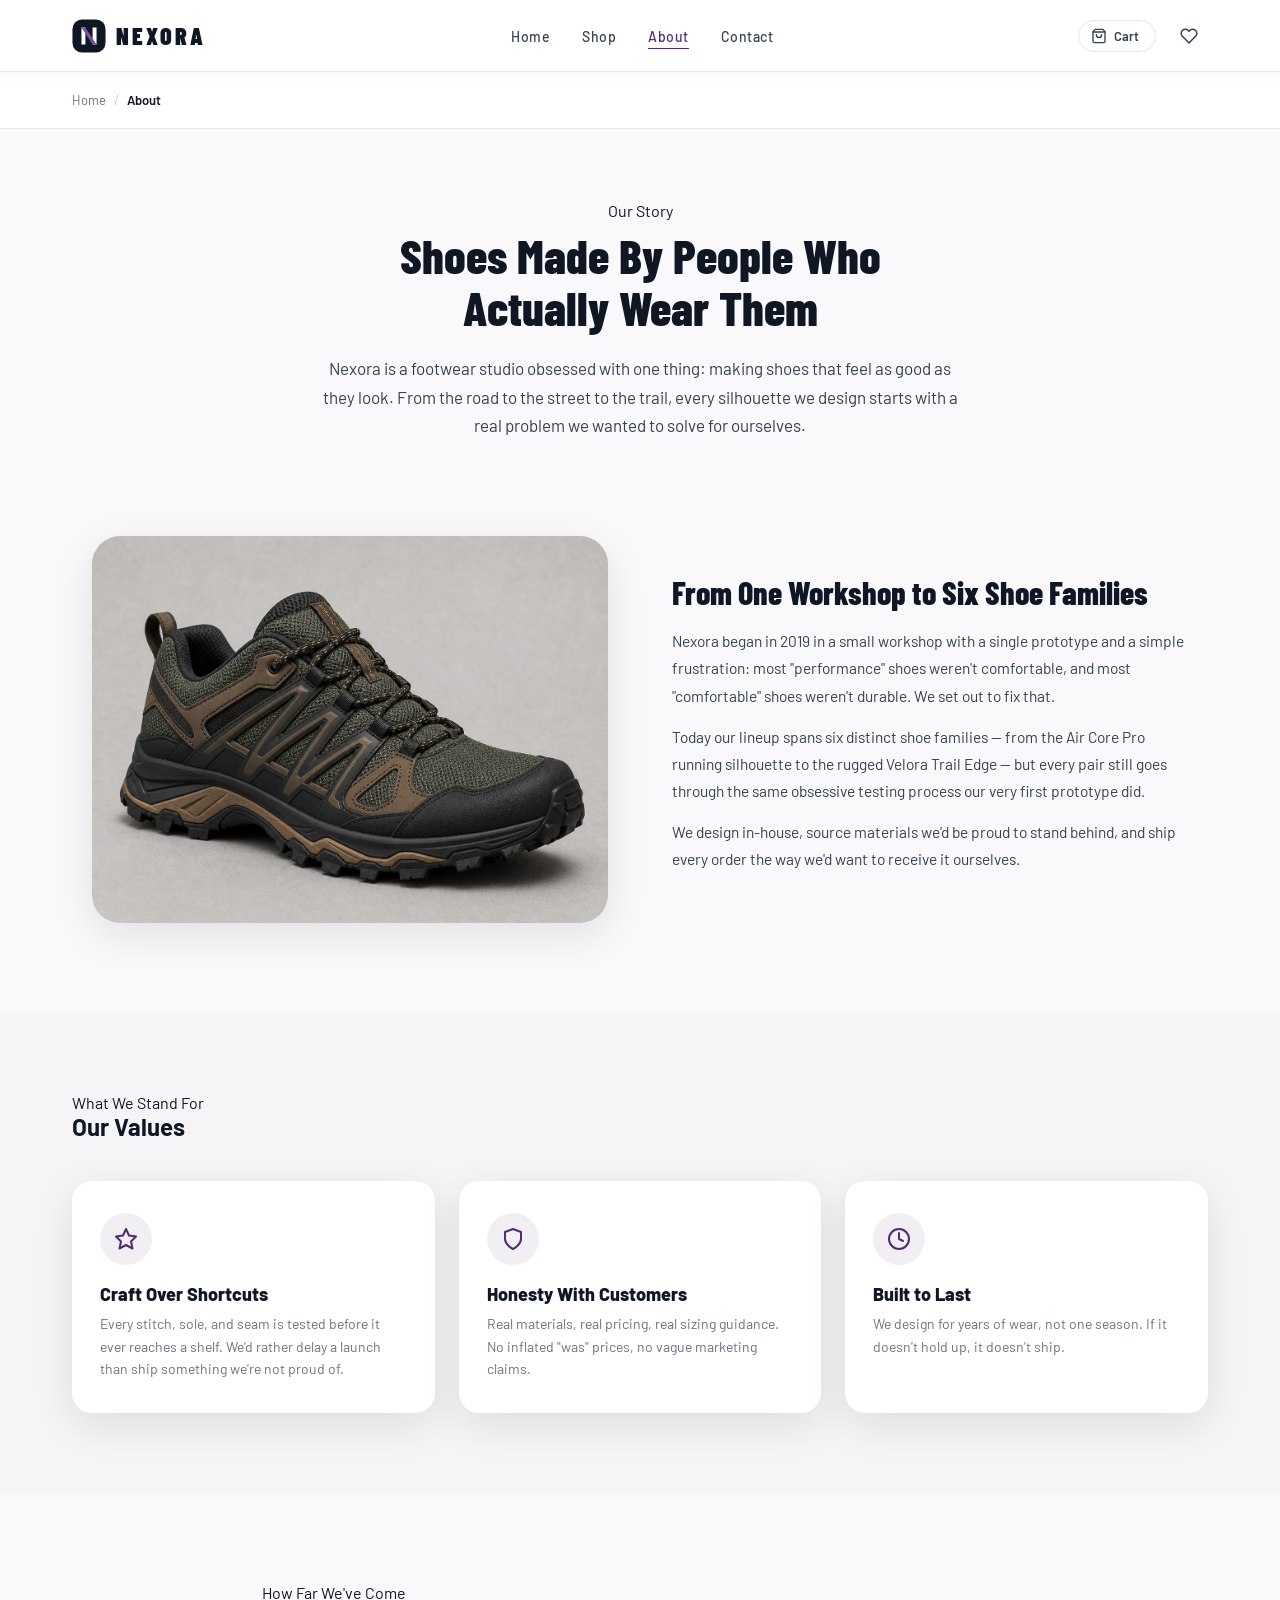
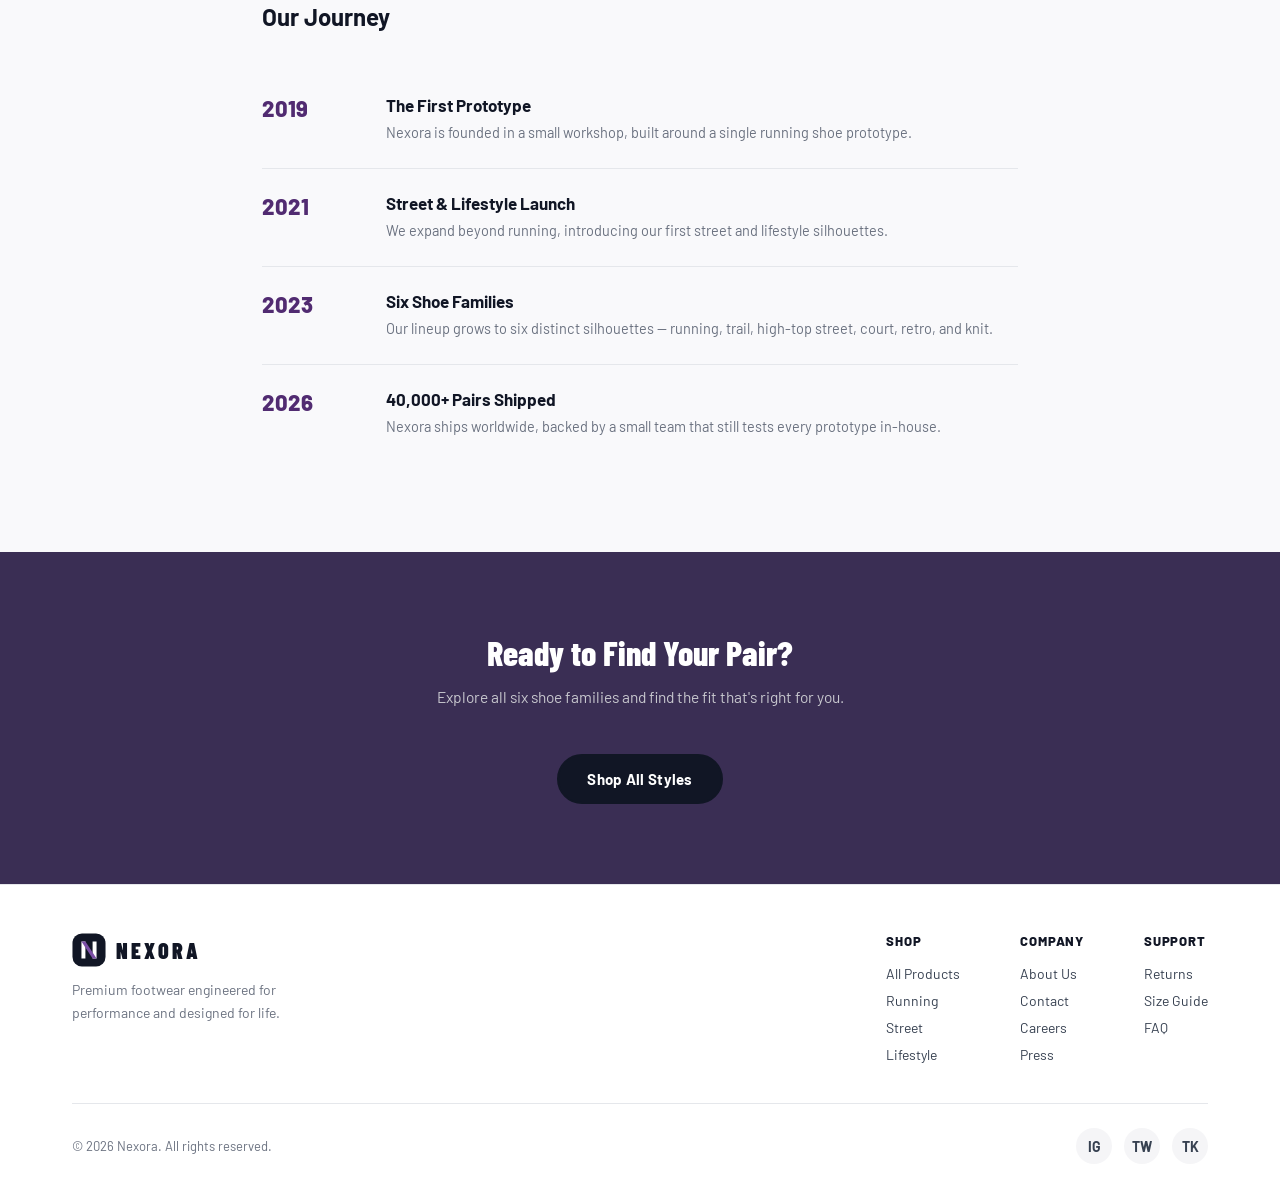
<file: about.html>
<!DOCTYPE html>
<html lang="en">
<head>
  <meta charset="UTF-8" />
  <meta name="viewport" content="width=device-width, initial-scale=1.0" />
  <title>About Us — NEXORA</title>
  <meta name="description" content="Learn about NEXORA's story, values, and the team behind our premium footwear." />
  <link rel="icon" type="image/png" href="assets/favicon.png">
  <link rel="preconnect" href="https://fonts.googleapis.com" />
  <link rel="preconnect" href="https://fonts.gstatic.com" crossorigin />
  <link href="https://fonts.googleapis.com/css2?family=Barlow+Condensed:wght@300;400;500;600;700;800;900&family=Barlow:wght@300;400;500;600;700&display=swap" rel="stylesheet" />
  <link rel="stylesheet" href="assets/style.css" />
</head>
<body>

  <div id="nav-root"></div>

  <!-- Breadcrumb -->
  <div class="breadcrumb">
    <a href="index.html">Home</a><span class="sep">/</span>
    <span class="current">About</span>
  </div>

  <!-- HERO -->
  <section class="about-hero" aria-label="About Nexora">
    <span class="category-kicker">Our Story</span>
    <h1 class="about-hero-title">Shoes Made By People Who Actually Wear Them</h1>
    <p class="about-hero-desc">Nexora is a footwear studio obsessed with one thing: making shoes that feel as good as they look. From the road to the street to the trail, every silhouette we design starts with a real problem we wanted to solve for ourselves.</p>
  </section>

  <!-- STORY -->
  <section class="about-story" aria-label="Our Founding Story">
    <div class="about-story-media">
      <img id="about-story-img" alt="Velora Trail Edge sneaker on display" loading="lazy" />
    </div>
    <div>
      <h2>From One Workshop to Six Shoe Families</h2>
      <p>Nexora began in 2019 in a small workshop with a single prototype and a simple frustration: most "performance" shoes weren't comfortable, and most "comfortable" shoes weren't durable. We set out to fix that.</p>
      <p>Today our lineup spans six distinct shoe families — from the Air Core Pro running silhouette to the rugged Velora Trail Edge — but every pair still goes through the same obsessive testing process our very first prototype did.</p>
      <p>We design in-house, source materials we'd be proud to stand behind, and ship every order the way we'd want to receive it ourselves.</p>
    </div>
  </section>

  <!-- VALUES -->
  <section class="about-values" aria-label="Our Values">
    <div class="category-header">
      <span class="category-kicker">What We Stand For</span>
      <h2 class="category-title">Our Values</h2>
    </div>
    <div class="about-values-grid">
      <div class="about-value-card">
        <div class="about-value-icon">
          <svg viewBox="0 0 24 24" stroke-width="2" stroke-linecap="round" stroke-linejoin="round"><path d="M12 2l3 6.5 7 1-5 5 1.5 7L12 18l-6.5 3.5L7 14.5l-5-5 7-1z"/></svg>
        </div>
        <div class="about-value-title">Craft Over Shortcuts</div>
        <div class="about-value-desc">Every stitch, sole, and seam is tested before it ever reaches a shelf. We'd rather delay a launch than ship something we're not proud of.</div>
      </div>
      <div class="about-value-card">
        <div class="about-value-icon">
          <svg viewBox="0 0 24 24" stroke-width="2" stroke-linecap="round" stroke-linejoin="round"><path d="M12 22s8-4 8-10V5l-8-3-8 3v7c0 6 8 10 8 10z"/></svg>
        </div>
        <div class="about-value-title">Honesty With Customers</div>
        <div class="about-value-desc">Real materials, real pricing, real sizing guidance. No inflated "was" prices, no vague marketing claims.</div>
      </div>
      <div class="about-value-card">
        <div class="about-value-icon">
          <svg viewBox="0 0 24 24" stroke-width="2" stroke-linecap="round" stroke-linejoin="round"><circle cx="12" cy="12" r="10"/><path d="M12 6v6l4 2"/></svg>
        </div>
        <div class="about-value-title">Built to Last</div>
        <div class="about-value-desc">We design for years of wear, not one season. If it doesn't hold up, it doesn't ship.</div>
      </div>
    </div>
  </section>

  <!-- TIMELINE -->
  <section class="about-timeline-section" aria-label="Our Timeline">
    <div class="category-header">
      <span class="category-kicker">How Far We've Come</span>
      <h2 class="category-title">Our Journey</h2>
    </div>
    <div class="about-timeline">
      <div class="about-timeline-row">
        <div class="about-timeline-year">2019</div>
        <div class="about-timeline-text">
          <h3>The First Prototype</h3>
          <p>Nexora is founded in a small workshop, built around a single running shoe prototype.</p>
        </div>
      </div>
      <div class="about-timeline-row">
        <div class="about-timeline-year">2021</div>
        <div class="about-timeline-text">
          <h3>Street & Lifestyle Launch</h3>
          <p>We expand beyond running, introducing our first street and lifestyle silhouettes.</p>
        </div>
      </div>
      <div class="about-timeline-row">
        <div class="about-timeline-year">2023</div>
        <div class="about-timeline-text">
          <h3>Six Shoe Families</h3>
          <p>Our lineup grows to six distinct silhouettes — running, trail, high-top street, court, retro, and knit.</p>
        </div>
      </div>
      <div class="about-timeline-row">
        <div class="about-timeline-year">2026</div>
        <div class="about-timeline-text">
          <h3>40,000+ Pairs Shipped</h3>
          <p>Nexora ships worldwide, backed by a small team that still tests every prototype in-house.</p>
        </div>
      </div>
    </div>
  </section>

  <!-- CTA -->
  <section class="about-cta" aria-label="Shop Nexora">
    <h2>Ready to Find Your Pair?</h2>
    <p>Explore all six shoe families and find the fit that's right for you.</p>
    <a href="plp.html" class="btn-primary" style="display:inline-flex">Shop All Styles</a>
  </section>

  <div id="footer-root"></div>

  <script src="assets/app.js"></script>
  <script>
    document.getElementById('nav-root').innerHTML = renderNav('about');
    document.getElementById('footer-root').innerHTML = renderFooter();
    initNav();
    document.getElementById('about-story-img').src = 'assets/velora_trail_edge_realistic.png';
  </script>
</body>
</html>
</file>
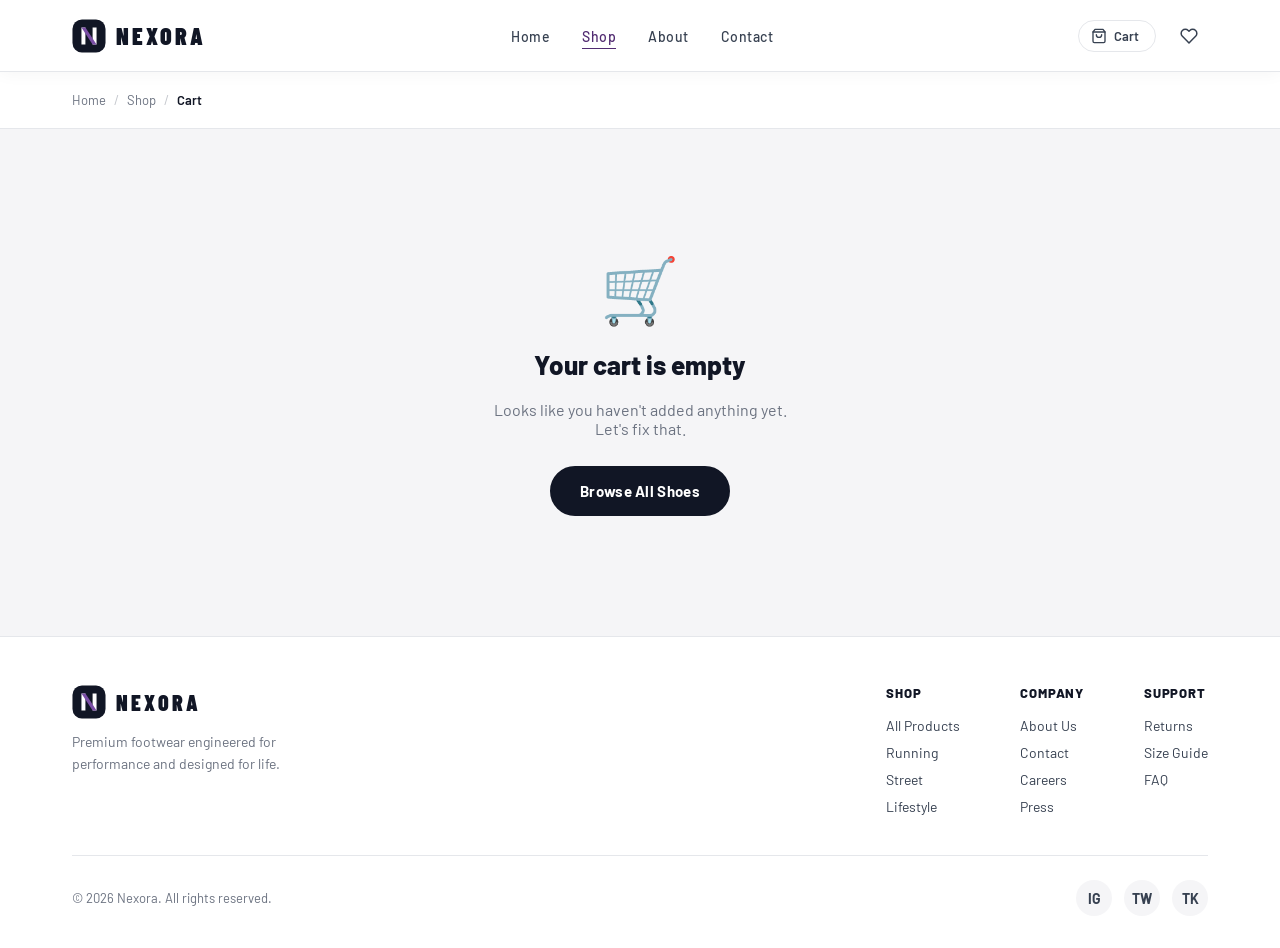
<file: cart.html>
<!DOCTYPE html>
<html lang="en">
<head>
  <meta charset="UTF-8" />
  <meta name="viewport" content="width=device-width, initial-scale=1.0" />
  <title>Your Cart — NEXORA</title>
  <meta name="description" content="Review the items in your NEXORA cart, apply a promo code, and check out securely." />
  <link rel="icon" type="image/png" href="assets/favicon.png">
  <link rel="preconnect" href="https://fonts.googleapis.com" />
  <link rel="preconnect" href="https://fonts.gstatic.com" crossorigin />
  <link href="https://fonts.googleapis.com/css2?family=Barlow+Condensed:wght@300;400;500;600;700;800;900&family=Barlow:wght@300;400;500;600;700&display=swap" rel="stylesheet" />
  <link rel="stylesheet" href="assets/style.css" />
</head>
<body class="cart-page">

  <div id="nav-root"></div>

  <!-- Breadcrumb -->
  <div class="breadcrumb">
    <a href="index.html">Home</a><span class="sep">/</span>
    <a href="plp.html">Shop</a><span class="sep">/</span>
    <span class="current">Cart</span>
  </div>

  <div class="cart-main" id="cart-main">
    <!-- Rendered by JS -->
  </div>

  <div id="footer-root"></div>

  <script src="assets/app.js"></script>
  <script>
    document.getElementById('nav-root').innerHTML = renderNav('plp');
    document.getElementById('footer-root').innerHTML = renderFooter();
    initNav();

    const SHIPPING_THRESHOLD = 75;
    const SHIPPING_FLAT = 8.99;
    const TAX_RATE = 0.08;
    const PROMO_KEY = 'nexora_promo_v1';

    function getAppliedPromo() {
      try { return JSON.parse(sessionStorage.getItem(PROMO_KEY)); }
      catch { return null; }
    }
    function setAppliedPromo(promo) {
      if (promo) sessionStorage.setItem(PROMO_KEY, JSON.stringify(promo));
      else sessionStorage.removeItem(PROMO_KEY);
    }

    function computeTotals(cart) {
      const subtotal = cart.reduce((sum, c) => sum + c.price * c.qty, 0);
      const promo = getAppliedPromo();
      const discount = promo ? subtotal * (promo.pct / 100) : 0;
      const discounted = subtotal - discount;
      const shipping = cart.length === 0 ? 0 : (discounted >= SHIPPING_THRESHOLD ? 0 : SHIPPING_FLAT);
      const tax = discounted * TAX_RATE;
      const total = discounted + shipping + tax;
      return { subtotal, discount, shipping, tax, total, promo };
    }

    function renderCart() {
      const cart = getCart();
      const main = document.getElementById('cart-main');

      if (cart.length === 0) {
        main.style.gridTemplateColumns = '1fr';
        main.innerHTML = `
          <div class="empty-state">
            <div class="empty-state-icon">🛒</div>
            <h3>Your cart is empty</h3>
            <p>Looks like you haven't added anything yet. Let's fix that.</p>
            <a href="plp.html" class="btn-primary" style="margin-top:8px">Browse All Shoes</a>
          </div>`;
        return;
      }

      main.style.gridTemplateColumns = '';
      const totals = computeTotals(cart);

      main.innerHTML = `
        <div>
          <h1 class="cart-heading">Your Cart</h1>
          <p class="cart-subheading">${cart.reduce((s,c)=>s+c.qty,0)} item${cart.reduce((s,c)=>s+c.qty,0)!==1?'s':''} in your bag</p>

          <div class="cart-items">
            ${cart.map(item => `
              <div class="cart-item" data-key="${item.key}">
                <img src="${item.image}" alt="${item.name}" class="cart-item-img" onerror="this.style.background='#F5F5F7'">
                <div class="cart-item-details">
                  <span class="cart-item-category">${item.category}</span>
                  <span class="cart-item-name">${item.name}</span>
                  <span class="cart-item-variant">${item.colorName} · Size ${item.size}</span>
                  <div class="cart-item-actions">
                    <button class="cart-item-remove" onclick="handleRemove('${item.key}')" aria-label="Remove ${item.name} from cart">
                      <svg width="14" height="14" viewBox="0 0 24 24" fill="none" stroke="currentColor" stroke-width="2" stroke-linecap="round" stroke-linejoin="round"><polyline points="3 6 5 6 21 6"/><path d="M19 6l-1 14a2 2 0 0 1-2 2H8a2 2 0 0 1-2-2L5 6"/><path d="M10 11v6"/><path d="M14 11v6"/><path d="M9 6V4a1 1 0 0 1 1-1h4a1 1 0 0 1 1 1v2"/></svg>
                      Remove
                    </button>
                    <div class="qty-stepper">
                      <button class="qty-btn" onclick="handleQty('${item.key}',${item.qty - 1})" aria-label="Decrease quantity">−</button>
                      <span class="qty-num">${item.qty}</span>
                      <button class="qty-btn" onclick="handleQty('${item.key}',${item.qty + 1})" aria-label="Increase quantity">+</button>
                    </div>
                  </div>
                </div>
                <span class="cart-item-price">${formatPrice(item.price * item.qty)}</span>
              </div>
            `).join('')}
          </div>

          <div class="cart-reassurance">
            <div class="reassurance-item"><svg viewBox="0 0 24 24" stroke-linecap="round" stroke-linejoin="round" stroke-width="2"><path d="M21 16V8a2 2 0 0 0-1-1.73l-7-4a2 2 0 0 0-2 0l-7 4A2 2 0 0 0 3 8v8a2 2 0 0 0 1 1.73l7 4a2 2 0 0 0 2 0l7-4A2 2 0 0 0 21 16z"/></svg>Free shipping over $75</div>
            <div class="reassurance-item"><svg viewBox="0 0 24 24" stroke-linecap="round" stroke-linejoin="round" stroke-width="2"><polyline points="23 4 23 10 17 10"/><path d="M20.49 15a9 9 0 1 1-2.12-9.36L23 10"/></svg>30-day free returns</div>
            <div class="reassurance-item"><svg viewBox="0 0 24 24" stroke-linecap="round" stroke-linejoin="round" stroke-width="2"><path d="M12 22s8-4 8-10V5l-8-3-8 3v7c0 6 8 10 8 10z"/></svg>Secure checkout</div>
          </div>
        </div>

        <div class="order-summary">
          <h2 class="order-summary-title">Order Summary</h2>

          <form class="promo-form" id="promo-form" onsubmit="return handlePromoSubmit(event)">
            <input type="text" class="promo-input" id="promo-input" placeholder="Promo code" value="${totals.promo ? totals.promo.code : ''}" ${totals.promo ? 'disabled' : ''} />
            ${totals.promo
              ? `<button type="button" class="promo-btn-apply" onclick="handlePromoRemove()">Remove</button>`
              : `<button type="submit" class="promo-btn-apply">Apply</button>`}
          </form>
          <div id="promo-msg-wrap">
            ${totals.promo ? `<div class="promo-msg success">"${totals.promo.code}" applied — ${totals.promo.pct}% off</div>` : ''}
          </div>

          <div class="summary-lines">
            <div class="summary-line">
              <span class="summary-line-label">Subtotal</span>
              <span>${formatPrice(totals.subtotal)}</span>
            </div>
            ${totals.discount > 0 ? `
            <div class="summary-line">
              <span class="summary-line-label">Discount</span>
              <span>−${formatPrice(totals.discount)}</span>
            </div>` : ''}
            <div class="summary-line">
              <span class="summary-line-label">Shipping</span>
              <span>${totals.shipping === 0 ? '<span class="summary-free">FREE</span>' : formatPrice(totals.shipping)}</span>
            </div>
            <div class="summary-line">
              <span class="summary-line-label">Estimated Tax</span>
              <span>${formatPrice(totals.tax)}</span>
            </div>
            <div class="summary-line total">
              <span class="summary-line-label">Total</span>
              <span>${formatPrice(totals.total)}</span>
            </div>
          </div>

          <button class="btn-primary checkout-btn" onclick="window.location='checkout.html'">Proceed to Checkout</button>
          <a href="plp.html" class="btn-outline" style="display:flex;align-items:center;justify-content:center;width:100%;box-sizing:border-box;text-align:center">Continue Shopping</a>
        </div>
      `;
    }

    function handleQty(key, qty) {
      if (qty <= 0) { handleRemove(key); return; }
      updateQty(key, qty);
      renderCart();
    }

    function handleRemove(key) {
      removeFromCart(key);
      showToast('Item removed from cart');
      renderCart();
    }

    function handlePromoSubmit(e) {
      e.preventDefault();
      const input = document.getElementById('promo-input');
      const code = input.value.trim();
      const msgWrap = document.getElementById('promo-msg-wrap');
      if (!code) return false;
      const pct = applyPromo(code);
      if (pct) {
        setAppliedPromo({ code: code.toUpperCase(), pct });
        showToast(`Promo "${code.toUpperCase()}" applied!`, 'success');
        renderCart();
      } else {
        msgWrap.innerHTML = `<div class="promo-msg error">Invalid promo code</div>`;
      }
      return false;
    }

    function handlePromoRemove() {
      setAppliedPromo(null);
      renderCart();
    }

    renderCart();
  </script>
</body>
</html>
</file>
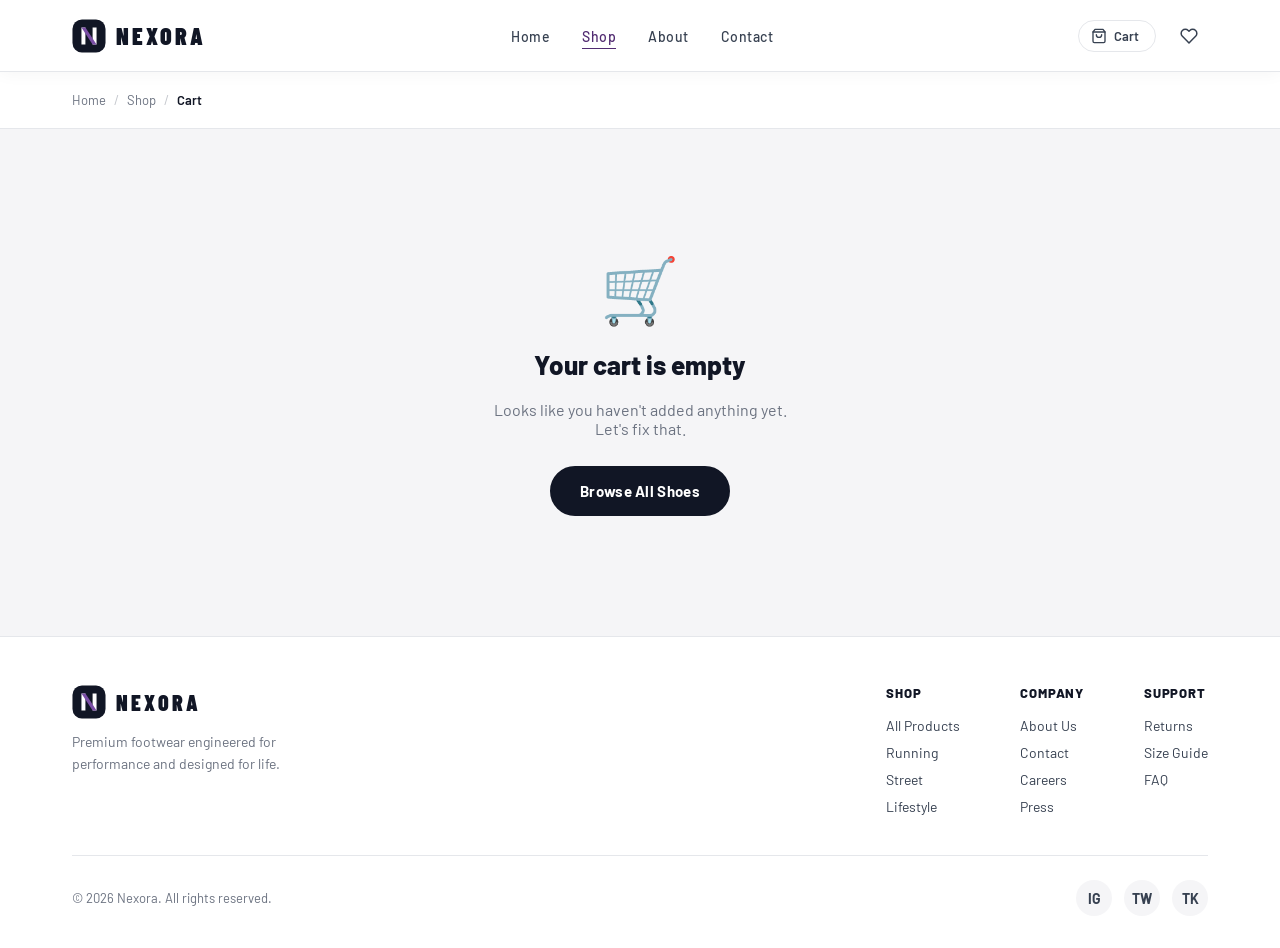
<file: checkout.html>
<!DOCTYPE html>
<html lang="en">
<head>
  <meta charset="UTF-8" />
  <meta name="viewport" content="width=device-width, initial-scale=1.0" />
  <title>Checkout — NEXORA</title>
  <meta name="description" content="Secure checkout for your NEXORA order." />
  <link rel="icon" type="image/png" href="assets/favicon.png">
  <link rel="preconnect" href="https://fonts.googleapis.com" />
  <link rel="preconnect" href="https://fonts.gstatic.com" crossorigin />
  <link href="https://fonts.googleapis.com/css2?family=Barlow+Condensed:wght@300;400;500;600;700;800;900&family=Barlow:wght@300;400;500;600;700&display=swap" rel="stylesheet" />
  <link rel="stylesheet" href="assets/style.css" />
</head>
<body class="checkout-page">

  <div id="nav-root"></div>

  <!-- Breadcrumb -->
  <div class="breadcrumb">
    <a href="index.html">Home</a><span class="sep">/</span>
    <a href="cart.html">Cart</a><span class="sep">/</span>
    <span class="current">Checkout</span>
  </div>

  <div class="checkout-main">
    <!-- LEFT: Steps + form sections -->
    <div>
      <div class="checkout-steps" id="checkout-steps">
        <div class="checkout-step active" data-step="1"><span class="checkout-step-num">1</span><span>Shipping</span></div>
        <div class="checkout-step-sep"></div>
        <div class="checkout-step" data-step="2"><span class="checkout-step-num">2</span><span>Payment</span></div>
        <div class="checkout-step-sep"></div>
        <div class="checkout-step" data-step="3"><span class="checkout-step-num">3</span><span>Review</span></div>
      </div>

      <!-- STEP 1: Shipping -->
      <div class="checkout-section active" id="section-1">
        <div class="checkout-section-title">📦 Shipping Information</div>
        <div class="form-row">
          <div class="form-group">
            <label for="ship-name">Full Name</label>
            <input class="form-input" id="ship-name" placeholder="Jamie Rivera" autocomplete="name" />
          </div>
          <div class="form-group">
            <label for="ship-email">Email</label>
            <input class="form-input" id="ship-email" type="email" placeholder="jamie@email.com" autocomplete="email" />
          </div>
        </div>
        <div class="form-group">
          <label for="ship-address">Street Address</label>
          <input class="form-input" id="ship-address" placeholder="123 Market Street" autocomplete="street-address" />
        </div>
        <div class="form-row">
          <div class="form-group">
            <label for="ship-city">City</label>
            <input class="form-input" id="ship-city" placeholder="San Francisco" autocomplete="address-level2" />
          </div>
          <div class="form-group">
            <label for="ship-state">State</label>
            <input class="form-input" id="ship-state" placeholder="CA" autocomplete="address-level1" />
          </div>
        </div>
        <div class="form-row">
          <div class="form-group">
            <label for="ship-zip">ZIP Code</label>
            <input class="form-input" id="ship-zip" placeholder="94103" autocomplete="postal-code" />
          </div>
          <div class="form-group">
            <label for="ship-phone">Phone</label>
            <input class="form-input" id="ship-phone" type="tel" placeholder="(555) 123-4567" autocomplete="tel" />
          </div>
        </div>
        <div class="checkout-nav">
          <a href="cart.html" class="btn-outline">Back to Cart</a>
          <button type="button" class="btn-primary" onclick="goToStep(2)">Continue to Payment</button>
        </div>
      </div>

      <!-- STEP 2: Payment -->
      <div class="checkout-section" id="section-2">
        <div class="checkout-section-title">💳 Payment Details</div>
        <div class="payment-icons">
          <span class="payment-icon">VISA</span>
          <span class="payment-icon">MASTERCARD</span>
          <span class="payment-icon">AMEX</span>
        </div>
        <div class="form-group">
          <label for="pay-name">Name on Card</label>
          <input class="form-input" id="pay-name" placeholder="Jamie Rivera" autocomplete="cc-name" />
        </div>
        <div class="form-group">
          <label for="pay-card">Card Number</label>
          <input class="form-input" id="pay-card" inputmode="numeric" maxlength="19" placeholder="1234 5678 9012 3456" autocomplete="cc-number" oninput="formatCard(this)" />
        </div>
        <div class="form-row">
          <div class="form-group">
            <label for="pay-expiry">Expiry (MM/YY)</label>
            <input class="form-input" id="pay-expiry" inputmode="numeric" maxlength="5" placeholder="MM/YY" autocomplete="cc-exp" oninput="formatExpiry(this)" />
          </div>
          <div class="form-group">
            <label for="pay-cvv">CVV</label>
            <input class="form-input" id="pay-cvv" inputmode="numeric" maxlength="4" placeholder="123" autocomplete="cc-csc" oninput="formatCVV(this)" />
          </div>
        </div>
        <div class="ssl-badge">
          <svg viewBox="0 0 24 24" fill="none" stroke-linecap="round" stroke-linejoin="round"><path d="M12 22s8-4 8-10V5l-8-3-8 3v7c0 6 8 10 8 10z"/></svg>
          Your payment information is encrypted and never stored.
        </div>
        <div class="checkout-nav">
          <button type="button" class="btn-outline" onclick="goToStep(1)">Back</button>
          <button type="button" class="btn-primary" onclick="goToStep(3)">Review Order</button>
        </div>
      </div>

      <!-- STEP 3: Review -->
      <div class="checkout-section" id="section-3">
        <div class="checkout-section-title">✅ Review &amp; Place Order</div>
        <div id="review-content"></div>
        <div class="checkout-nav">
          <button type="button" class="btn-outline" onclick="goToStep(2)">Back</button>
          <button type="button" class="btn-primary btn-purple" id="place-order-btn" onclick="placeOrder()">Place Order</button>
        </div>
      </div>
    </div>

    <!-- RIGHT: Order summary -->
    <div class="checkout-summary">
      <div class="checkout-summary-toggle" id="summary-toggle" onclick="toggleSummary()">
        <span>Order Summary — <span id="summary-toggle-total">$0.00</span></span>
        <svg width="16" height="16" viewBox="0 0 24 24" fill="none" stroke="currentColor" stroke-width="2" stroke-linecap="round" stroke-linejoin="round" id="summary-toggle-chevron"><polyline points="6 9 12 15 18 9"/></svg>
      </div>
      <div class="checkout-summary-body" id="summary-body">
        <div class="order-items-mini" id="order-items-mini"></div>
        <div class="summary-lines" id="checkout-summary-lines"></div>
      </div>
    </div>
  </div>

  <div id="footer-root"></div>

  <script src="assets/app.js"></script>
  <script>
    document.getElementById('nav-root').innerHTML = renderNav('plp');
    document.getElementById('footer-root').innerHTML = renderFooter();
    initNav();

    const SHIPPING_THRESHOLD = 75;
    const SHIPPING_FLAT = 8.99;
    const TAX_RATE = 0.08;
    const PROMO_KEY = 'nexora_promo_v1';

    // Guard: an empty cart has nothing to check out.
    const cart = getCart();
    if (cart.length === 0) {
      window.location.href = 'cart.html';
    }

    function getAppliedPromo() {
      try { return JSON.parse(sessionStorage.getItem(PROMO_KEY)); }
      catch { return null; }
    }

    function computeTotals() {
      const subtotal = getCartSubtotal();
      const promo = getAppliedPromo();
      const discount = promo ? subtotal * (promo.pct / 100) : 0;
      const discounted = subtotal - discount;
      const shipping = discounted >= SHIPPING_THRESHOLD ? 0 : SHIPPING_FLAT;
      const tax = discounted * TAX_RATE;
      const total = discounted + shipping + tax;
      return { subtotal, discount, shipping, tax, total, promo };
    }

    function renderSummary() {
      const items = getCart();
      const totals = computeTotals();

      document.getElementById('order-items-mini').innerHTML = items.map(item => `
        <div class="order-item-mini">
          <div class="order-item-mini-img">
            <img src="${item.image}" alt="${item.name}" style="width:100%;height:100%;object-fit:cover;border-radius:10px" onerror="this.style.background='#F5F5F7'">
            <span class="order-item-mini-qty">${item.qty}</span>
          </div>
          <div>
            <div class="order-item-mini-name">${item.name}</div>
            <div class="order-item-mini-variant">${item.colorName} · Size ${item.size}</div>
          </div>
          <span class="order-item-mini-price">${formatPrice(item.price * item.qty)}</span>
        </div>
      `).join('');

      document.getElementById('checkout-summary-lines').innerHTML = `
        <div class="summary-line"><span class="summary-line-label">Subtotal</span><span>${formatPrice(totals.subtotal)}</span></div>
        ${totals.discount > 0 ? `<div class="summary-line"><span class="summary-line-label">Discount${totals.promo ? ' (' + totals.promo.code + ')' : ''}</span><span>−${formatPrice(totals.discount)}</span></div>` : ''}
        <div class="summary-line"><span class="summary-line-label">Shipping</span><span>${totals.shipping === 0 ? '<span class="summary-free">FREE</span>' : formatPrice(totals.shipping)}</span></div>
        <div class="summary-line"><span class="summary-line-label">Estimated Tax</span><span>${formatPrice(totals.tax)}</span></div>
        <div class="summary-line total"><span class="summary-line-label">Total</span><span>${formatPrice(totals.total)}</span></div>
      `;

      document.getElementById('summary-toggle-total').textContent = formatPrice(totals.total);
    }

    function toggleSummary() {
      document.getElementById('summary-body').classList.toggle('open');
      document.getElementById('summary-toggle-chevron').style.transform =
        document.getElementById('summary-body').classList.contains('open') ? 'rotate(180deg)' : 'rotate(0deg)';
    }

    /* ── Step navigation ── */
    let currentStep = 1;

    function setStepIndicator(step) {
      document.querySelectorAll('.checkout-step').forEach(el => {
        const n = +el.dataset.step;
        el.classList.toggle('active', n === step);
        el.classList.toggle('done', n < step);
      });
    }

    function goToStep(step) {
      if (step > currentStep) {
        if (currentStep === 1 && !validateShipping()) return;
        if (currentStep === 2 && !validatePayment()) return;
      }
      if (step === 3) renderReview();
      currentStep = step;
      document.querySelectorAll('.checkout-section').forEach(s => s.classList.remove('active'));
      document.getElementById('section-' + step).classList.add('active');
      setStepIndicator(step);
      window.scrollTo({ top: 0, behavior: 'smooth' });
    }

    /* ── Validation ── */
    function validateShipping() {
      let ok = true;
      const fields = [
        ['ship-name', validateNotEmpty, 'Please enter your full name'],
        ['ship-email', validateEmail, 'Please enter a valid email address'],
        ['ship-address', validateNotEmpty, 'Please enter your street address'],
        ['ship-city', validateNotEmpty, 'Please enter your city'],
        ['ship-state', validateNotEmpty, 'Please enter your state'],
        ['ship-zip', validateZip, 'Please enter a valid ZIP code'],
      ];
      fields.forEach(([id, fn, msg]) => {
        const input = document.getElementById(id);
        clearFieldError(input);
        if (!fn(input.value)) { setFieldError(input, msg); ok = false; }
      });
      return ok;
    }

    function validatePayment() {
      let ok = true;
      const fields = [
        ['pay-name', validateNotEmpty, 'Please enter the name on your card'],
        ['pay-card', validateCard, 'Please enter a valid 16-digit card number'],
        ['pay-expiry', validateExpiry, 'Please enter a valid expiry date (MM/YY)'],
        ['pay-cvv', validateCVV, 'Please enter a valid CVV'],
      ];
      fields.forEach(([id, fn, msg]) => {
        const input = document.getElementById(id);
        clearFieldError(input);
        if (!fn(input.value)) { setFieldError(input, msg); ok = false; }
      });
      return ok;
    }

    /* ── Review ── */
    function renderReview() {
      const totals = computeTotals();
      const items = getCart();
      const cardNum = document.getElementById('pay-card').value.replace(/\s/g, '');
      const last4 = cardNum.slice(-4);

      document.getElementById('review-content').innerHTML = `
        <div style="display:flex;flex-direction:column;gap:20px">
          <div style="background:var(--gray-light);border-radius:16px;padding:20px">
            <div style="font-weight:800;margin-bottom:8px">Shipping To</div>
            <div style="font-size:14px;color:var(--gray-dark);line-height:1.7">
              ${document.getElementById('ship-name').value}<br>
              ${document.getElementById('ship-address').value}<br>
              ${document.getElementById('ship-city').value}, ${document.getElementById('ship-state').value} ${document.getElementById('ship-zip').value}<br>
              ${document.getElementById('ship-email').value}
            </div>
          </div>
          <div style="background:var(--gray-light);border-radius:16px;padding:20px">
            <div style="font-weight:800;margin-bottom:8px">Payment</div>
            <div style="font-size:14px;color:var(--gray-dark)">Card ending in ${last4 || '••••'}</div>
          </div>
          <div style="background:var(--gray-light);border-radius:16px;padding:20px">
            <div style="font-weight:800;margin-bottom:12px">${items.reduce((s,i)=>s+i.qty,0)} Item${items.reduce((s,i)=>s+i.qty,0)!==1?'s':''}</div>
            <div style="display:flex;flex-direction:column;gap:10px">
              ${items.map(i => `<div style="display:flex;justify-content:space-between;font-size:14px"><span>${i.name} (${i.colorName}, US ${i.size}) × ${i.qty}</span><span style="font-weight:700">${formatPrice(i.price * i.qty)}</span></div>`).join('')}
            </div>
          </div>
          <div style="font-size:20px;font-weight:800;display:flex;justify-content:space-between;padding-top:8px;border-top:2px solid var(--gray-border)">
            <span>Total</span><span>${formatPrice(totals.total)}</span>
          </div>
        </div>
      `;
    }

    /* ── Place order ── */
    function placeOrder() {
      const btn = document.getElementById('place-order-btn');
      btn.disabled = true;
      btn.textContent = 'Placing Order…';

      const totals = computeTotals();
      const items = getCart();
      const cardNum = document.getElementById('pay-card').value.replace(/\s/g, '');

      const order = {
        orderNumber: generateOrderNumber(),
        date: new Date().toISOString(),
        items,
        totals,
        shipping: {
          name: document.getElementById('ship-name').value,
          email: document.getElementById('ship-email').value,
          address: document.getElementById('ship-address').value,
          city: document.getElementById('ship-city').value,
          state: document.getElementById('ship-state').value,
          zip: document.getElementById('ship-zip').value,
          phone: document.getElementById('ship-phone').value,
        },
        paymentLast4: cardNum.slice(-4),
      };

      setTimeout(() => {
        saveOrder(order);
        clearCart();
        sessionStorage.removeItem(PROMO_KEY);
        window.location.href = 'order-confirmation.html';
      }, 700);
    }

    renderSummary();
  </script>
</body>
</html>
</file>
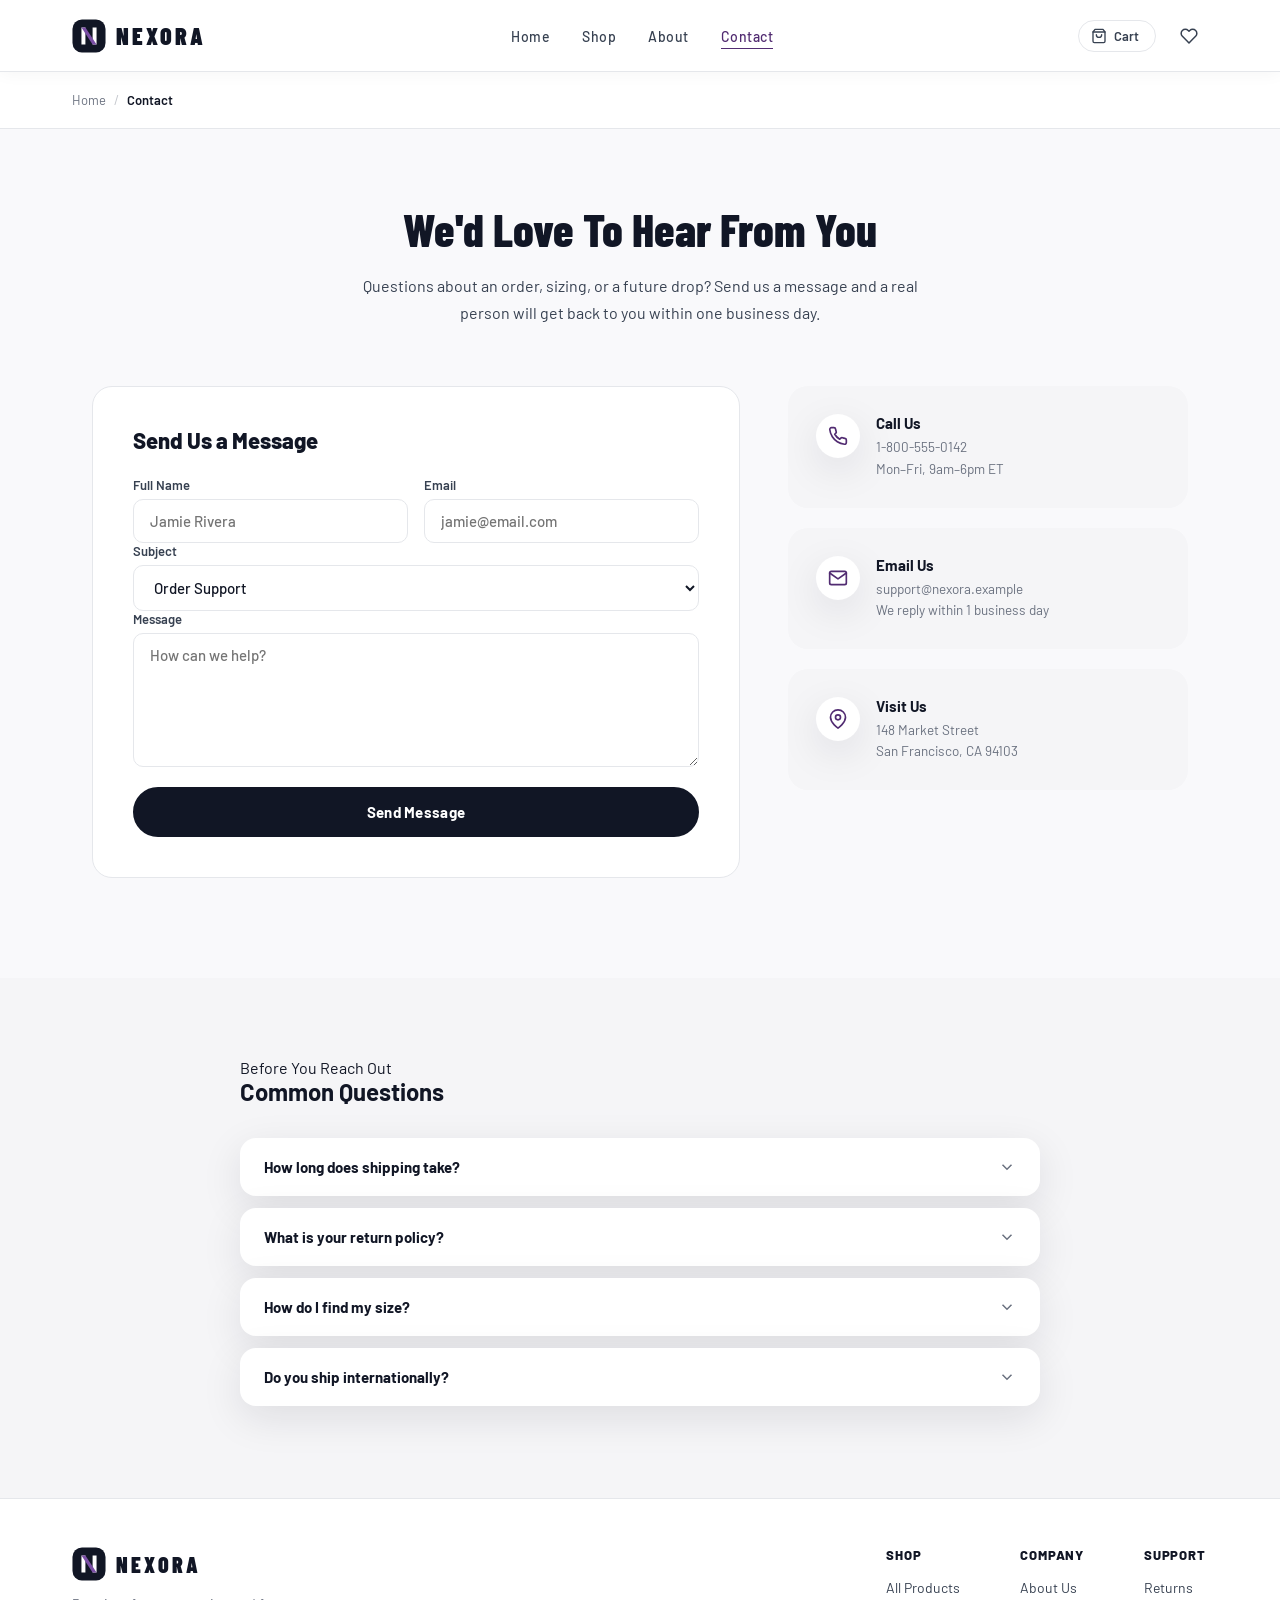
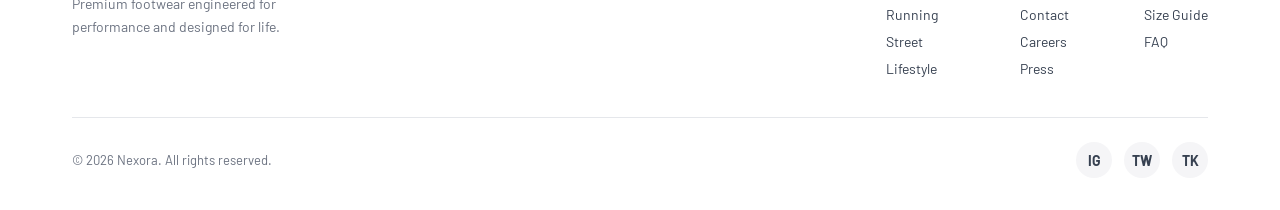
<file: contact.html>
<!DOCTYPE html>
<html lang="en">
<head>
  <meta charset="UTF-8" />
  <meta name="viewport" content="width=device-width, initial-scale=1.0" />
  <title>Contact Us — NEXORA</title>
  <meta name="description" content="Get in touch with the NEXORA team — questions, order help, or feedback." />
  <link rel="icon" type="image/png" href="assets/favicon.png">
  <link rel="preconnect" href="https://fonts.googleapis.com" />
  <link rel="preconnect" href="https://fonts.gstatic.com" crossorigin />
  <link href="https://fonts.googleapis.com/css2?family=Barlow+Condensed:wght@300;400;500;600;700;800;900&family=Barlow:wght@300;400;500;600;700&display=swap" rel="stylesheet" />
  <link rel="stylesheet" href="assets/style.css" />
</head>
<body>

  <div id="nav-root"></div>

  <!-- Breadcrumb -->
  <div class="breadcrumb">
    <a href="index.html">Home</a><span class="sep">/</span>
    <span class="current">Contact</span>
  </div>

  <!-- HERO -->
  <section class="contact-hero" aria-label="Contact Nexora">
    <h1 class="contact-hero-title">We'd Love To Hear From You</h1>
    <p class="contact-hero-desc">Questions about an order, sizing, or a future drop? Send us a message and a real person will get back to you within one business day.</p>
  </section>

  <div class="contact-main">
    <!-- FORM -->
    <div class="contact-form-card">
      <div id="contact-form-wrap">
        <h2>Send Us a Message</h2>
        <form id="contact-form" onsubmit="return handleContactSubmit(event)" novalidate>
          <div class="form-row">
            <div class="form-group">
              <label for="c-name">Full Name</label>
              <input class="form-input" id="c-name" placeholder="Jamie Rivera" autocomplete="name" />
            </div>
            <div class="form-group">
              <label for="c-email">Email</label>
              <input class="form-input" id="c-email" type="email" placeholder="jamie@email.com" autocomplete="email" />
            </div>
          </div>
          <div class="form-group">
            <label for="c-subject">Subject</label>
            <select class="form-input" id="c-subject">
              <option value="Order Support">Order Support</option>
              <option value="Sizing Question">Sizing Question</option>
              <option value="Returns & Exchanges">Returns &amp; Exchanges</option>
              <option value="Wholesale / Press">Wholesale / Press</option>
              <option value="Other">Other</option>
            </select>
          </div>
          <div class="form-group">
            <label for="c-message">Message</label>
            <textarea class="form-input" id="c-message" rows="6" placeholder="How can we help?" style="resize:vertical;min-height:120px"></textarea>
          </div>
          <button type="submit" class="btn-primary" style="width:100%">Send Message</button>
        </form>
      </div>
      <div class="contact-success" id="contact-success">
        <div class="confirmation-check">
          <svg viewBox="0 0 24 24" stroke-linecap="round" stroke-linejoin="round"><polyline points="20 6 9 17 4 12"/></svg>
        </div>
        <h3>Message Sent!</h3>
        <p>Thanks for reaching out — we'll reply to your email within one business day.</p>
      </div>
    </div>

    <!-- INFO -->
    <div class="contact-info-col">
      <div class="contact-info-card">
        <div class="contact-info-icon">
          <svg viewBox="0 0 24 24" stroke-linecap="round" stroke-linejoin="round"><path d="M22 16.92v3a2 2 0 0 1-2.18 2 19.79 19.79 0 0 1-8.63-3.07 19.5 19.5 0 0 1-6-6 19.79 19.79 0 0 1-3.07-8.67A2 2 0 0 1 4.11 2h3a2 2 0 0 1 2 1.72c.127.96.361 1.903.7 2.81a2 2 0 0 1-.45 2.11L8.09 9.91a16 16 0 0 0 6 6l1.27-1.27a2 2 0 0 1 2.11-.45c.907.339 1.85.573 2.81.7A2 2 0 0 1 22 16.92z"/></svg>
        </div>
        <div>
          <div class="contact-info-title">Call Us</div>
          <div class="contact-info-desc">1-800-555-0142<br>Mon–Fri, 9am–6pm ET</div>
        </div>
      </div>
      <div class="contact-info-card">
        <div class="contact-info-icon">
          <svg viewBox="0 0 24 24" stroke-linecap="round" stroke-linejoin="round"><path d="M4 4h16c1.1 0 2 .9 2 2v12c0 1.1-.9 2-2 2H4c-1.1 0-2-.9-2-2V6c0-1.1.9-2 2-2z"/><polyline points="22 6 12 13 2 6"/></svg>
        </div>
        <div>
          <div class="contact-info-title">Email Us</div>
          <div class="contact-info-desc">support@nexora.example<br>We reply within 1 business day</div>
        </div>
      </div>
      <div class="contact-info-card">
        <div class="contact-info-icon">
          <svg viewBox="0 0 24 24" stroke-linecap="round" stroke-linejoin="round"><path d="M21 10c0 7-9 13-9 13s-9-6-9-13a9 9 0 0 1 18 0z"/><circle cx="12" cy="10" r="3"/></svg>
        </div>
        <div>
          <div class="contact-info-title">Visit Us</div>
          <div class="contact-info-desc">148 Market Street<br>San Francisco, CA 94103</div>
        </div>
      </div>
    </div>
  </div>

  <!-- FAQ -->
  <section class="contact-faq" aria-label="Frequently Asked Questions">
    <div class="contact-faq-inner">
      <div class="category-header">
        <span class="category-kicker">Before You Reach Out</span>
        <h2 class="category-title">Common Questions</h2>
      </div>
      <div id="faq-list" style="margin-top:32px"></div>
    </div>
  </section>

  <div id="footer-root"></div>

  <script src="assets/app.js"></script>
  <script>
    document.getElementById('nav-root').innerHTML = renderNav('contact');
    document.getElementById('footer-root').innerHTML = renderFooter();
    initNav();

    function handleContactSubmit(e) {
      e.preventDefault();
      let ok = true;
      const name = document.getElementById('c-name');
      const email = document.getElementById('c-email');
      const message = document.getElementById('c-message');
      clearFieldError(name); clearFieldError(email); clearFieldError(message);
      if (!validateNotEmpty(name.value)) { setFieldError(name, 'Please enter your name'); ok = false; }
      if (!validateEmail(email.value)) { setFieldError(email, 'Please enter a valid email'); ok = false; }
      if (!validateNotEmpty(message.value)) { setFieldError(message, 'Please enter a message'); ok = false; }
      if (!ok) return false;

      document.getElementById('contact-form-wrap').style.display = 'none';
      document.getElementById('contact-success').classList.add('show');
      return false;
    }

    const FAQS = [
      { q: 'How long does shipping take?', a: 'Standard shipping takes 3-5 business days within the US. Orders over $75 ship free. Expedited options are available at checkout.' },
      { q: 'What is your return policy?', a: 'We offer free 30-day returns on unworn items in original packaging. Start a return from your order confirmation email or by contacting us above.' },
      { q: 'How do I find my size?', a: 'Each product page includes a size guide with measurements in US, UK, and EU sizing. If you are between sizes, we generally recommend sizing up.' },
      { q: 'Do you ship internationally?', a: 'Yes — we currently ship to over 30 countries. International shipping rates and delivery times are calculated at checkout based on your address.' },
    ];

    const list = document.getElementById('faq-list');
    list.innerHTML = FAQS.map((f, i) => `
      <div class="contact-faq-item" id="faq-${i}">
        <div class="contact-faq-q" onclick="toggleFaq(${i})">
          <span>${f.q}</span>
          <svg viewBox="0 0 24 24" fill="none"><polyline points="6 9 12 15 18 9"/></svg>
        </div>
        <div class="contact-faq-a"><div class="contact-faq-a-inner">${f.a}</div></div>
      </div>
    `).join('');

    function toggleFaq(i) {
      document.getElementById('faq-' + i).classList.toggle('open');
    }
  </script>
</body>
</html>
</file>
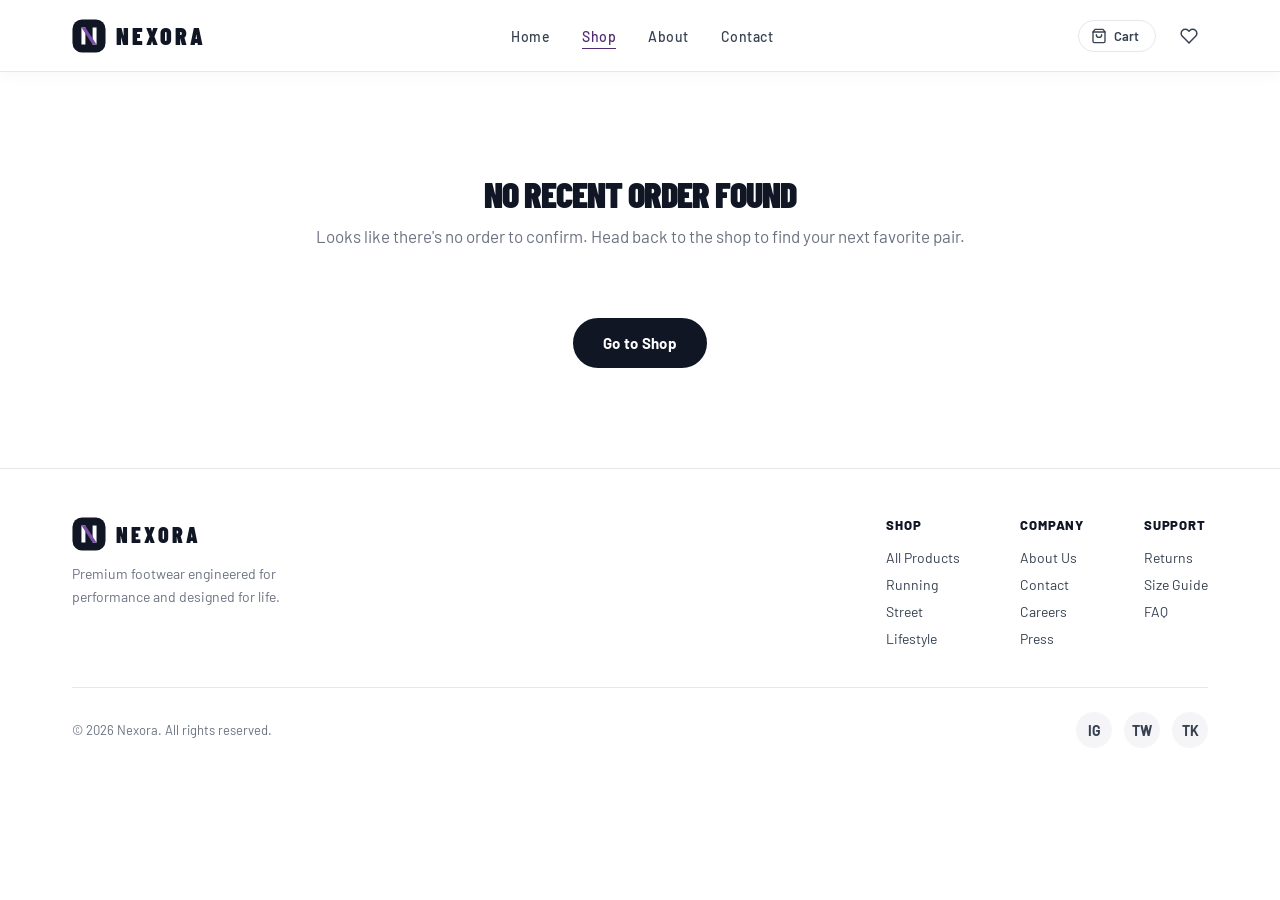
<file: order-confirmation.html>
<!DOCTYPE html>
<html lang="en">
<head>
  <meta charset="UTF-8" />
  <meta name="viewport" content="width=device-width, initial-scale=1.0" />
  <title>Order Confirmed — NEXORA</title>
  <meta name="description" content="Thank you for your order! Here's your NEXORA order confirmation and delivery timeline." />
  <link rel="icon" type="image/png" href="assets/favicon.png">
  <link rel="preconnect" href="https://fonts.googleapis.com" />
  <link rel="preconnect" href="https://fonts.gstatic.com" crossorigin />
  <link href="https://fonts.googleapis.com/css2?family=Barlow+Condensed:wght@300;400;500;600;700;800;900&family=Barlow:wght@300;400;500;600;700&display=swap" rel="stylesheet" />
  <link rel="stylesheet" href="assets/style.css" />
</head>
<body class="confirmation-page">

  <div id="nav-root"></div>

  <div class="confirmation-main" id="confirmation-main">
    <!-- Rendered by JS -->
  </div>

  <div id="footer-root"></div>

  <script src="assets/app.js"></script>
  <script>
    document.getElementById('nav-root').innerHTML = renderNav('plp');
    document.getElementById('footer-root').innerHTML = renderFooter();
    initNav();

    const order = getOrder();
    const main = document.getElementById('confirmation-main');

    if (!order) {
      // Nobody should land here without a just-placed order.
      main.innerHTML = `
        <div style="text-align:center;padding:40px 0">
          <h1 class="confirmation-title" style="font-size:36px">No Recent Order Found</h1>
          <p class="confirmation-subtitle">Looks like there's no order to confirm. Head back to the shop to find your next favorite pair.</p>
          <div class="confirmation-actions">
            <a href="plp.html" class="btn-primary">Go to Shop</a>
          </div>
        </div>`;
    } else {
      const placedDate = new Date(order.date);
      const estArrival = new Date(placedDate.getTime() + 5 * 24 * 60 * 60 * 1000);
      const dateFmt = (d) => d.toLocaleDateString('en-US', { weekday: 'long', month: 'long', day: 'numeric' });

      main.innerHTML = `
        <div class="confirmation-check">
          <svg viewBox="0 0 24 24" stroke-linecap="round" stroke-linejoin="round"><polyline points="20 6 9 17 4 12"/></svg>
        </div>
        <h1 class="confirmation-title">Thank You!</h1>
        <p class="confirmation-subtitle">
          Your order has been placed and is being prepared. A confirmation has been sent to ${order.shipping.email || 'your email'}.
        </p>
        <div style="text-align:center;margin-bottom:40px">
          <span class="confirmation-order-num">Order #${order.orderNumber}</span>
        </div>

        <div class="confirmation-section">
          <div class="confirmation-section-title">Order Summary</div>
          <div class="order-summary-items">
            ${order.items.map(item => `
              <div class="order-conf-item">
                <img src="${item.image}" alt="${item.name}" class="order-conf-img" onerror="this.style.background='#F5F5F7'">
                <div>
                  <div class="order-conf-name">${item.name}</div>
                  <div class="order-conf-variant">${item.colorName} · Size ${item.size} · Qty ${item.qty}</div>
                </div>
                <span class="order-conf-price">${formatPrice(item.price * item.qty)}</span>
              </div>
            `).join('')}
          </div>
          <div style="border-top:1px solid var(--gray-border);margin-top:20px;padding-top:16px;display:flex;flex-direction:column;gap:8px;font-size:14px">
            <div style="display:flex;justify-content:space-between"><span style="color:var(--gray-text)">Subtotal</span><span>${formatPrice(order.totals.subtotal)}</span></div>
            ${order.totals.discount > 0 ? `<div style="display:flex;justify-content:space-between"><span style="color:var(--gray-text)">Discount</span><span>−${formatPrice(order.totals.discount)}</span></div>` : ''}
            <div style="display:flex;justify-content:space-between"><span style="color:var(--gray-text)">Shipping</span><span>${order.totals.shipping === 0 ? 'FREE' : formatPrice(order.totals.shipping)}</span></div>
            <div style="display:flex;justify-content:space-between"><span style="color:var(--gray-text)">Tax</span><span>${formatPrice(order.totals.tax)}</span></div>
            <div style="display:flex;justify-content:space-between;font-weight:800;font-size:16px;padding-top:8px;border-top:1px solid var(--gray-border)"><span>Total</span><span>${formatPrice(order.totals.total)}</span></div>
          </div>
        </div>

        <div class="confirmation-section">
          <div class="confirmation-section-title">Shipping To</div>
          <div style="font-size:14px;color:var(--gray-dark);line-height:1.7">
            ${order.shipping.name}<br>
            ${order.shipping.address}<br>
            ${order.shipping.city}, ${order.shipping.state} ${order.shipping.zip}<br>
            Card ending in ${order.paymentLast4 || '••••'}
          </div>
        </div>

        <div class="confirmation-section">
          <div class="confirmation-section-title">Delivery Timeline</div>
          <div class="timeline">
            <div class="timeline-step">
              <div class="timeline-icon-wrap">
                <div class="timeline-icon" style="background:var(--success);color:var(--white)">✓</div>
                <div class="timeline-line"></div>
              </div>
              <div class="timeline-content">
                <div class="timeline-title">Order Placed</div>
                <div class="timeline-desc">${dateFmt(placedDate)}</div>
              </div>
            </div>
            <div class="timeline-step">
              <div class="timeline-icon-wrap">
                <div class="timeline-icon" style="background:var(--gray-border);color:var(--gray-dark)">📦</div>
                <div class="timeline-line"></div>
              </div>
              <div class="timeline-content">
                <div class="timeline-title">Preparing Your Order</div>
                <div class="timeline-desc">We're picking and packing your items</div>
              </div>
            </div>
            <div class="timeline-step">
              <div class="timeline-icon-wrap">
                <div class="timeline-icon" style="background:var(--gray-border);color:var(--gray-dark)">🚚</div>
                <div class="timeline-line"></div>
              </div>
              <div class="timeline-content">
                <div class="timeline-title">Shipped</div>
                <div class="timeline-desc">Tracking info will be emailed to you</div>
              </div>
            </div>
            <div class="timeline-step">
              <div class="timeline-icon-wrap">
                <div class="timeline-icon" style="background:var(--gray-border);color:var(--gray-dark)">🏠</div>
              </div>
              <div class="timeline-content">
                <div class="timeline-title">Estimated Delivery</div>
                <div class="timeline-desc">${dateFmt(estArrival)}</div>
              </div>
            </div>
          </div>
        </div>

        <div class="retention-hook">
          <h3>Stay In The Loop</h3>
          <p>Get early access to new drops, restocks, and member-only pricing.</p>
          <form class="retention-form" onsubmit="return handleSubscribe(event)">
            <input type="email" class="retention-input" placeholder="your@email.com" required />
            <button type="submit" class="retention-btn">Subscribe</button>
          </form>
        </div>

        <div class="confirmation-actions">
          <a href="plp.html" class="btn-primary">Continue Shopping</a>
          <a href="index.html" class="btn-outline" style="display:inline-flex;align-items:center">Back to Home</a>
        </div>
      `;
    }

    function handleSubscribe(e) {
      e.preventDefault();
      showToast('Thanks for subscribing!', 'success');
      e.target.reset();
      return false;
    }
  </script>
</body>
</html>
</file>
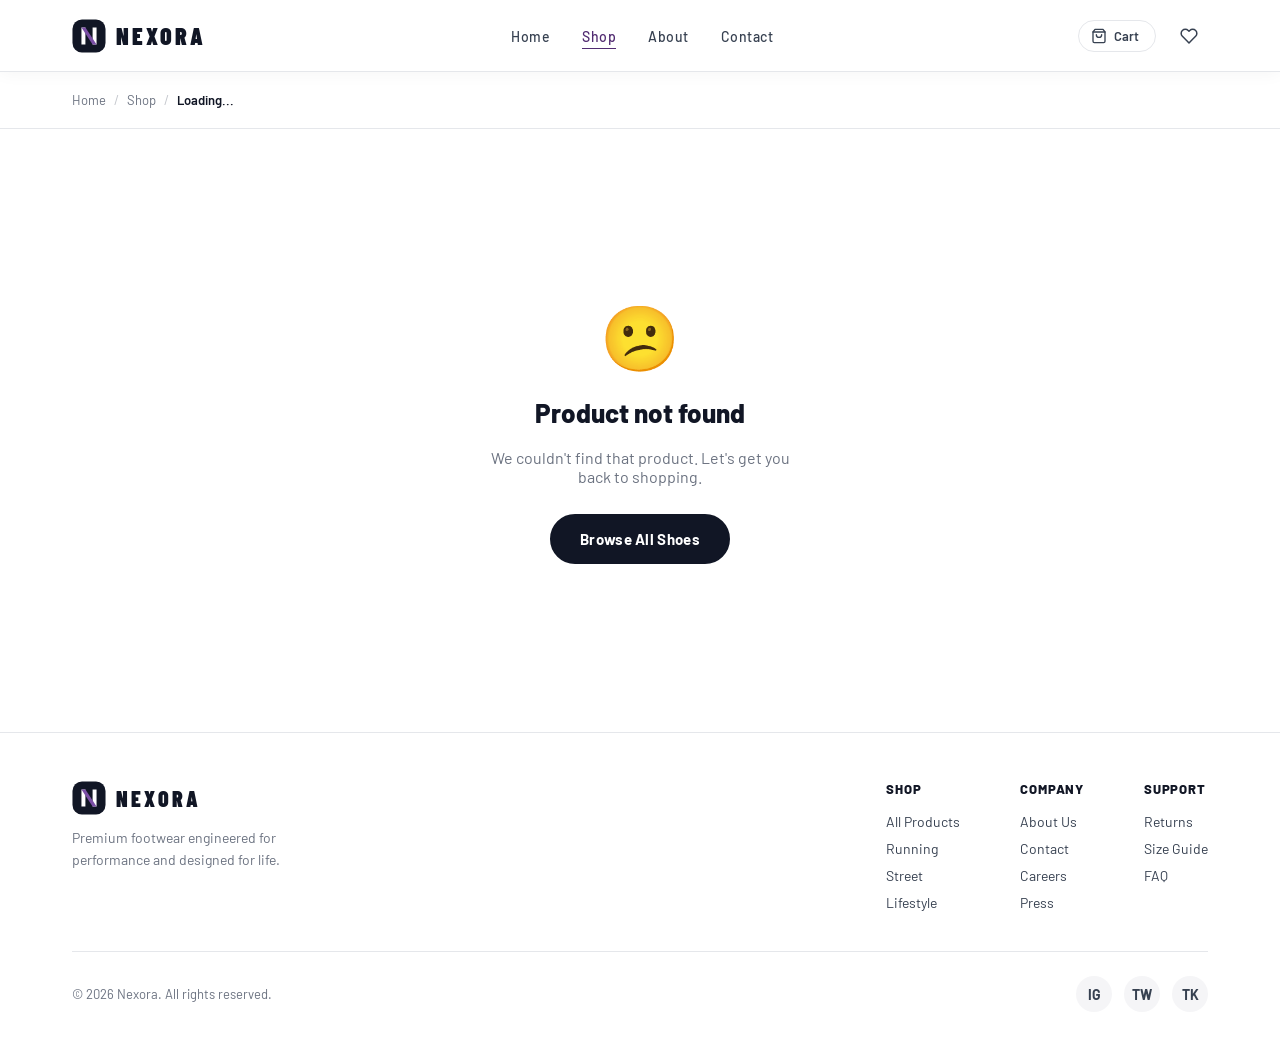
<file: pdp.html>
<!DOCTYPE html>
<html lang="en">
<head>
  <meta charset="UTF-8" />
  <meta name="viewport" content="width=device-width, initial-scale=1.0" />
  <title id="page-title">Product — NEXORA</title>
  <meta name="description" id="page-desc" content="Premium footwear from NEXORA." />
  <link rel="icon" type="image/png" href="assets/favicon.png">
  <link rel="preconnect" href="https://fonts.googleapis.com" />
  <link rel="preconnect" href="https://fonts.gstatic.com" crossorigin />
  <link href="https://fonts.googleapis.com/css2?family=Barlow+Condensed:wght@300;400;500;600;700;800;900&family=Barlow:wght@300;400;500;600;700&display=swap" rel="stylesheet" />
  <link rel="stylesheet" href="assets/style.css" />
</head>
<body class="pdp-page">

  <div id="nav-root"></div>

  <!-- Breadcrumb -->
  <div class="breadcrumb" id="breadcrumb-root">
    <a href="index.html">Home</a><span class="sep">/</span>
    <a href="plp.html">Shop</a><span class="sep">/</span>
    <span class="current" id="breadcrumb-name">Loading...</span>
  </div>

  <!-- Main product area -->
  <div class="pdp-main" id="pdp-main">
    <!-- Rendered by JS -->
  </div>

  <!-- Tabs -->
  <div class="pdp-tabs-section" id="pdp-tabs-section" style="display:none">
    <div class="pdp-tabs" role="tablist">
      <button class="pdp-tab active" role="tab" data-tab="description" aria-selected="true">Description</button>
      <button class="pdp-tab" role="tab" data-tab="specs" aria-selected="false">Specifications</button>
      <button class="pdp-tab" role="tab" data-tab="reviews" aria-selected="false">Reviews</button>
    </div>
    <div id="tab-description" class="pdp-tab-panel active" role="tabpanel"></div>
    <div id="tab-specs" class="pdp-tab-panel" role="tabpanel"></div>
    <div id="tab-reviews" class="pdp-tab-panel" role="tabpanel"></div>
  </div>

  <!-- Related products -->
  <div class="pdp-related" id="pdp-related" style="display:none">
    <span class="section-kicker">YOU MAY ALSO LIKE</span>
    <h2 class="section-title" style="margin-top:4px">Complete the Look</h2>
    <div class="pdp-related-grid" id="related-grid"></div>
  </div>

  <div id="footer-root"></div>

  <script src="assets/app.js"></script>
  <script>
    document.getElementById('nav-root').innerHTML = renderNav('plp');
    document.getElementById('footer-root').innerHTML = renderFooter();
    initNav();

    /* ── State ── */
    let product = null;
    let selectedSize = null;
    let selectedColor = null;
    let qty = 1;
    let mainImgIndex = 0;

    /* ── Load product from URL ── */
    const params = new URLSearchParams(window.location.search);
    const productId = params.get('id');
    product = NEXORA_PRODUCTS.find(p => p.id === productId);

    if (!product) {
      document.getElementById('pdp-main').innerHTML = `
        <div class="empty-state" style="grid-column:1/-1;padding:120px 20px">
          <div class="empty-state-icon">😕</div>
          <h3>Product not found</h3>
          <p>We couldn't find that product. Let's get you back to shopping.</p>
          <a href="plp.html" class="btn-primary" style="margin-top:8px">Browse All Shoes</a>
        </div>`;
    } else {
      initProduct();
    }

    function initProduct() {
      document.title = `${product.name} — NEXORA`;
      document.getElementById('page-title').textContent = `${product.name} — NEXORA`;
      document.getElementById('page-desc').content = product.description;
      document.getElementById('breadcrumb-name').textContent = product.name;

      selectedColor = product.colors[0];
      selectedSize = null;

      renderMain();
      renderTabs();
      renderRelated();

      document.getElementById('pdp-tabs-section').style.display = 'block';
      document.getElementById('pdp-related').style.display = 'block';
    }

    /* ══ MAIN PANEL ══ */
    function renderMain() {
      const wishActive = isWishlisted(product.id) ? 'active' : '';
      const oldPriceHTML = product.oldPrice ? `<span class="pdp-price-old">${formatPrice(product.oldPrice)}</span>` : '';
      const saveHTML = product.oldPrice ? `<span class="pdp-price-save">Save ${formatPrice(product.oldPrice - product.price)}</span>` : '';
      const badgeHTML = product.badge ? `<span class="product-card-badge ${product.badgeType}" style="position:relative;top:auto;left:auto">${product.badge}</span>` : '';

      document.getElementById('pdp-main').innerHTML = `
      <!-- Gallery -->
      <div class="pdp-gallery">
        <div class="pdp-main-img-wrap">
          <img id="pdp-main-img" src="${product.images[0]}" alt="${product.name}" class="pdp-main-img" />
        </div>
        <div class="pdp-thumb-row">
          ${product.images.map((img, i) => `
            <div class="pdp-thumb ${i===0?'active':''}" data-index="${i}" onclick="selectImg(${i})" tabindex="0" role="button" aria-label="View image ${i+1}">
              <img src="${img}" alt="${product.name} view ${i+1}" loading="lazy" />
            </div>
          `).join('')}
        </div>
      </div>

      <!-- Info -->
      <div class="pdp-info">
        <div>
          <div class="pdp-category">${product.category}</div>
          <h1 class="pdp-name">${product.name}</h1>
        </div>

        <div class="pdp-rating-row">
          ${starsHTML(product.rating)}
          <span class="pdp-review-count">${product.rating} · ${product.reviewCount.toLocaleString()} reviews</span>
          <div class="pdp-badge-row">
            ${badgeHTML}
            ${product.tags.slice(0,2).map(t => `<span class="pdp-badge">${t}</span>`).join('')}
          </div>
        </div>

        <div class="pdp-price-row">
          <span class="pdp-price">${formatPrice(product.price)}</span>
          ${oldPriceHTML}
          ${saveHTML}
        </div>

        <div class="pdp-divider"></div>

        <!-- Color -->
        <div>
          <div class="pdp-section-label">Color <span id="selected-color-name">${selectedColor.name}</span></div>
          <div class="pdp-colors">
            ${product.colors.map((c, i) => `
              <button class="pdp-color-btn ${i===0?'active':''}" style="background:${c.hex};border-color:${i===0?'var(--black)':'transparent'}"
                onclick="selectColor(${i},this)" title="${c.name}" aria-label="${c.name}" aria-pressed="${i===0}"></button>
            `).join('')}
          </div>
        </div>

        <!-- Size -->
        <div>
          <div class="pdp-section-label">Size (US) <span id="selected-size-name">${selectedSize || '— Select a size'}</span></div>
          <div class="pdp-sizes">
            ${product.sizes.map(s => {
              const so = product.soldOut.includes(s);
              return `<button class="pdp-size-btn${so?' sold-out':''}" data-size="${s}" onclick="${so?'':'selectSize('+s+',this)'}" ${so?'disabled':''} aria-label="Size ${s}${so?' - Sold out':''}">${s}</button>`;
            }).join('')}
          </div>
          <div id="size-error" style="font-size:13px;color:var(--error);margin-top:8px;display:none">Please select a size</div>
        </div>

        <!-- Qty -->
        <div>
          <div class="pdp-section-label">Quantity</div>
          <div class="qty-stepper" style="width:fit-content">
            <button class="qty-btn" onclick="changeQty(-1)" aria-label="Decrease quantity">−</button>
            <span class="qty-num" id="qty-display">1</span>
            <button class="qty-btn" onclick="changeQty(1)" aria-label="Increase quantity">+</button>
          </div>
        </div>

        <!-- CTA -->
        <div class="pdp-cta-row">
          <button class="btn-primary btn-purple pdp-add-btn" onclick="addToCartPDP()" id="pdp-add-btn">
            Add to Bag
          </button>
          <button class="pdp-wish-btn ${wishActive}" id="pdp-wish-btn" onclick="toggleWishPDP()" aria-label="Add to wishlist">
            <svg viewBox="0 0 24 24" stroke-width="2" stroke-linecap="round" stroke-linejoin="round"><path d="M20.84 4.61a5.5 5.5 0 0 0-7.78 0L12 5.67l-1.06-1.06a5.5 5.5 0 0 0-7.78 7.78l1.06 1.06L12 21.23l7.78-7.78 1.06-1.06a5.5 5.5 0 0 0 0-7.78z"/></svg>
          </button>
        </div>

        <!-- Reassurance -->
        <div class="pdp-reassurance">
          <div class="pdp-reassurance-item"><svg viewBox="0 0 24 24" stroke-linecap="round" stroke-linejoin="round" stroke-width="2"><path d="M12 22s8-4 8-10V5l-8-3-8 3v7c0 6 8 10 8 10z"/></svg>Authentic guarantee</div>
          <div class="pdp-reassurance-item"><svg viewBox="0 0 24 24" stroke-linecap="round" stroke-linejoin="round" stroke-width="2"><path d="M21 16V8a2 2 0 0 0-1-1.73l-7-4a2 2 0 0 0-2 0l-7 4A2 2 0 0 0 3 8v8a2 2 0 0 0 1 1.73l7 4a2 2 0 0 0 2 0l7-4A2 2 0 0 0 21 16z"/></svg>Free shipping $75+</div>
          <div class="pdp-reassurance-item"><svg viewBox="0 0 24 24" stroke-linecap="round" stroke-linejoin="round" stroke-width="2"><polyline points="23 4 23 10 17 10"/><path d="M20.49 15a9 9 0 1 1-2.12-9.36L23 10"/></svg>30-day free returns</div>
        </div>
      </div>`;

      /* thumbnail keyboard nav */
      document.querySelectorAll('.pdp-thumb').forEach(t => {
        t.addEventListener('keydown', e => { if(e.key==='Enter'||e.key===' ') { selectImg(+t.dataset.index); }});
      });
    }

    /* ── Gallery ── */
    function selectImg(i) {
      mainImgIndex = i;
      document.getElementById('pdp-main-img').src = product.images[i];
      document.querySelectorAll('.pdp-thumb').forEach((t,j) => t.classList.toggle('active', j===i));
    }

    /* ── Color ── */
    function selectColor(i, btn) {
      selectedColor = product.colors[i];
      document.getElementById('selected-color-name').textContent = selectedColor.name;
      document.querySelectorAll('.pdp-color-btn').forEach((b,j) => {
        b.classList.toggle('active', j===i);
        b.setAttribute('aria-pressed', j===i ? 'true' : 'false');
        b.style.borderColor = j===i ? 'var(--black)' : 'transparent';
      });
    }

    /* ── Size ── */
    function selectSize(size, btn) {
      selectedSize = size;
      document.getElementById('selected-size-name').textContent = `US ${size}`;
      document.getElementById('size-error').style.display = 'none';
      document.querySelectorAll('.pdp-size-btn').forEach(b => b.classList.remove('active'));
      btn.classList.add('active');
    }

    /* ── Qty ── */
    function changeQty(delta) {
      qty = Math.max(1, Math.min(10, qty + delta));
      document.getElementById('qty-display').textContent = qty;
    }

    /* ── Add to cart ── */
    function addToCartPDP() {
      if (!selectedSize) {
        document.getElementById('size-error').style.display = 'block';
        document.getElementById('size-error').scrollIntoView({ behavior: 'smooth', block: 'nearest' });
        return;
      }
      const btn = document.getElementById('pdp-add-btn');
      btn.textContent = '✓ Added!';
      btn.style.background = 'var(--success)';
      for (let i = 0; i < qty; i++) {
        addToCart({ id: product.id, name: product.name, price: product.price, image: product.images[0], category: product.category, size: selectedSize, color: selectedColor.hex, colorName: selectedColor.name });
      }
      setTimeout(() => { btn.textContent = 'Add to Bag'; btn.style.background = ''; }, 1800);
    }

    /* ── Wishlist ── */
    function toggleWishPDP() {
      const active = toggleWishlist(product.id);
      document.getElementById('pdp-wish-btn').classList.toggle('active', active);
      showToast(active ? 'Added to wishlist!' : 'Removed from wishlist');
    }

    /* ══ TABS ══ */
    function renderTabs() {
      // Description
      document.getElementById('tab-description').innerHTML = `
        <div style="max-width:720px;font-size:16px;line-height:1.75;color:var(--gray-dark)">${product.description}</div>`;

      // Specs
      document.getElementById('tab-specs').innerHTML = `
        <table class="pdp-specs-table" style="max-width:560px">
          <tbody>${product.specs.map(([k,v]) => `<tr><td>${k}</td><td>${v}</td></tr>`).join('')}</tbody>
        </table>`;

      // Reviews
      const REVIEWS = [
        { name:'Jordan K.', rating:5, date:'June 2026', text:`"Best sneakers I've bought. Cushioning is insane and they look great."`, color:'#E8D8F8', tc:'var(--purple)' },
        { name:'Priya S.',  rating:5, date:'May 2026',  text:`"Stylish enough for a night out but comfy for all-day wear. Incredible quality."`, color:'#FFE4E6', tc:'#E14B1D' },
        { name:'Marcus T.', rating:4, date:'May 2026', text:`"Lived up to its name. Super light, great fit. Runs slightly narrow."`, color:'#E0F2FE', tc:'#0284C7' },
      ];
      document.getElementById('tab-reviews').innerHTML = `
        <div style="max-width:720px">
          <div style="display:flex;align-items:center;gap:20px;margin-bottom:32px;padding:24px;background:var(--gray-light);border-radius:16px">
            <div style="text-align:center"><div style="font-size:52px;font-weight:900;line-height:1">${product.rating}</div><div class="stars" style="justify-content:center;margin:4px 0">${starsHTML(product.rating)}</div><div style="font-size:13px;color:var(--gray-text)">${product.reviewCount.toLocaleString()} reviews</div></div>
          </div>
          <div class="pdp-reviews-grid">
            ${REVIEWS.map(r => `
              <div class="pdp-review-card">
                <div class="pdp-review-header">
                  <div class="pdp-review-avatar" style="background:${r.color};color:${r.tc}">${r.name[0]}</div>
                  <div>
                    <div class="pdp-review-name">${r.name}</div>
                    <div class="pdp-review-date">${r.date}</div>
                  </div>
                  ${starsHTML(r.rating)}
                </div>
                <p class="pdp-review-text">${r.text}</p>
                <span class="pdp-review-tag">${product.name}</span>
              </div>
            `).join('')}
          </div>
        </div>`;

      /* Tab switching */
      document.querySelectorAll('.pdp-tab').forEach(tab => {
        tab.addEventListener('click', () => {
          document.querySelectorAll('.pdp-tab').forEach(t => { t.classList.remove('active'); t.setAttribute('aria-selected','false'); });
          document.querySelectorAll('.pdp-tab-panel').forEach(p => p.classList.remove('active'));
          tab.classList.add('active'); tab.setAttribute('aria-selected','true');
          document.getElementById('tab-' + tab.dataset.tab).classList.add('active');
        });
      });
    }

    /* ══ RELATED ══ */
    function renderRelated() {
      const related = NEXORA_PRODUCTS.filter(p => p.id !== product.id && p.category === product.category).slice(0, 4);
      if (related.length === 0) { document.getElementById('pdp-related').style.display = 'none'; return; }
      document.getElementById('related-grid').innerHTML = related.map(p => renderProductCard(p)).join('');
    }
  </script>
</body>
</html>
</file>
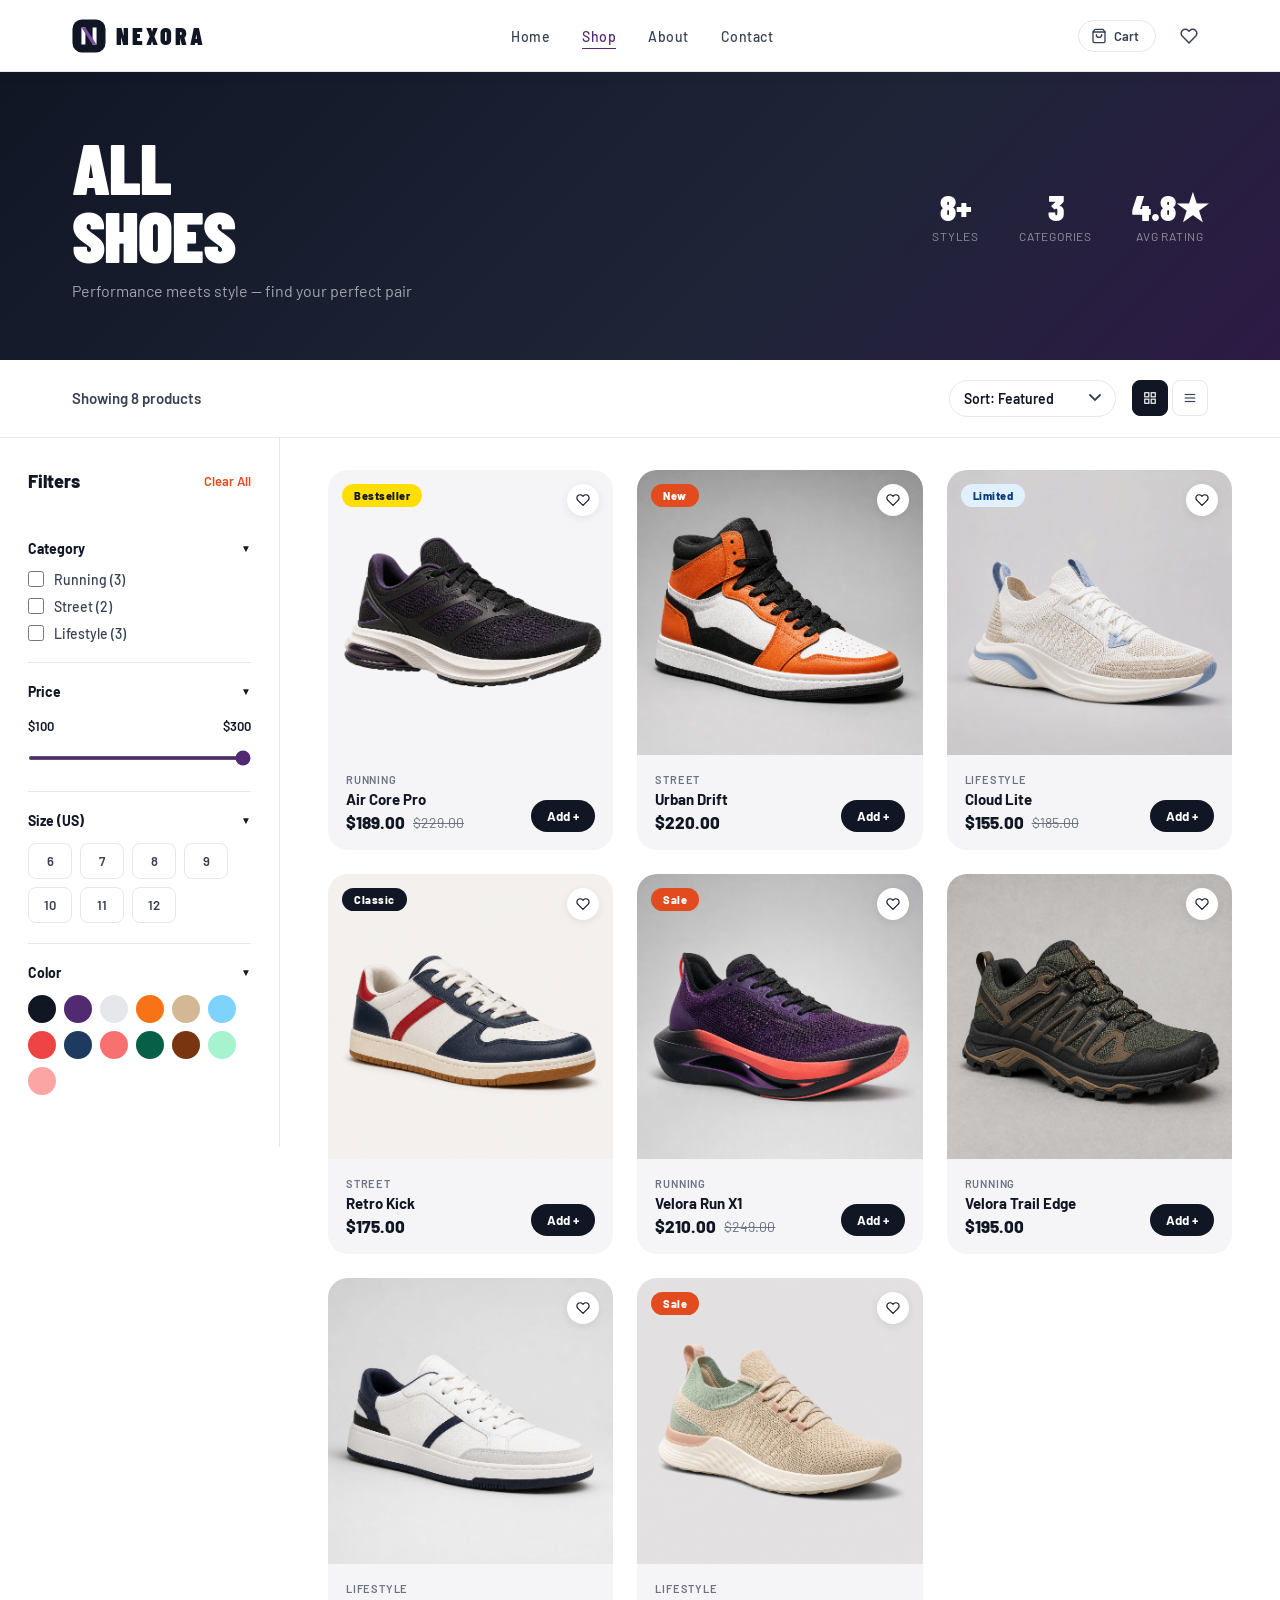
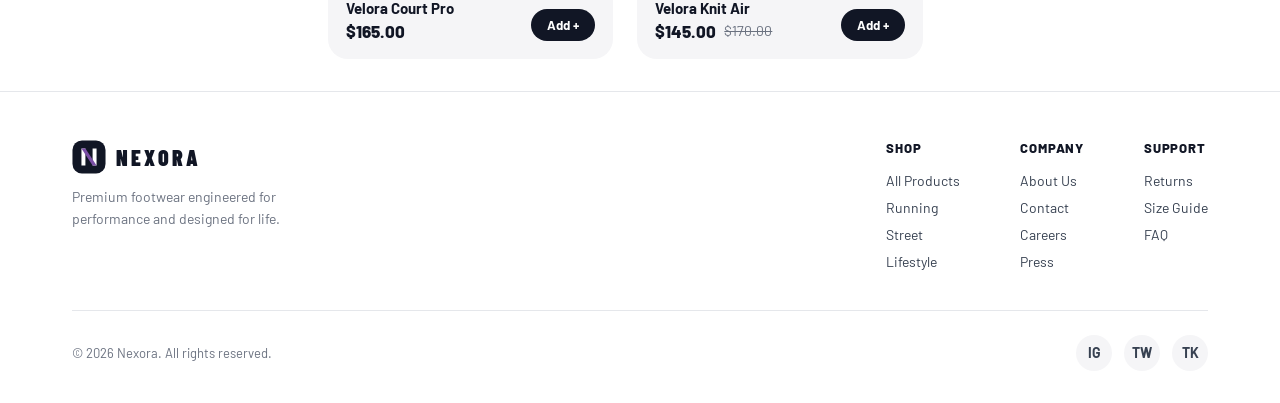
<file: plp.html>
<!DOCTYPE html>
<html lang="en">
<head>
  <meta charset="UTF-8" />
  <meta name="viewport" content="width=device-width, initial-scale=1.0" />
  <title>Shop All Shoes — NEXORA</title>
  <meta name="description" content="Browse NEXORA's full catalog of premium running, street, and lifestyle shoes. Filter by category, price, size and color." />
  <link rel="icon" type="image/png" href="assets/favicon.png">
  <link rel="preconnect" href="https://fonts.googleapis.com" />
  <link rel="preconnect" href="https://fonts.gstatic.com" crossorigin />
  <link href="https://fonts.googleapis.com/css2?family=Barlow+Condensed:wght@300;400;500;600;700;800;900&family=Barlow:wght@300;400;500;600;700&display=swap" rel="stylesheet" />
  <link rel="stylesheet" href="assets/style.css" />
  <style>
    body { background: var(--white); }
    .mobile-filter-btn {
      display: none;
      align-items: center; gap: 8px;
      padding: 9px 16px;
      border: 1.5px solid var(--gray-border);
      border-radius: var(--radius-pill);
      background: var(--white);
      font-size: 14px; font-weight: 600;
      cursor: pointer;
    }
    .mobile-filter-btn svg { width:16px; height:16px; stroke:currentColor; fill:none; }
    @media(max-width:768px){ .mobile-filter-btn{display:flex;} }
    .sidebar-backdrop { display:none; position:fixed; inset:0; background:rgba(0,0,0,.5); z-index:299; }
    .sidebar-backdrop.open { display:block; }
  </style>
</head>
<body class="plp-page">

  <div id="nav-root"></div>

  <!-- PLP Hero -->
  <div class="plp-hero">
    <div class="plp-hero-text">
      <h1>All<br>Shoes</h1>
      <p>Performance meets style — find your perfect pair</p>
    </div>
    <div class="plp-hero-stats">
      <div class="plp-stat"><div class="plp-stat-num">8+</div><div class="plp-stat-label">Styles</div></div>
      <div class="plp-stat"><div class="plp-stat-num">3</div><div class="plp-stat-label">Categories</div></div>
      <div class="plp-stat"><div class="plp-stat-num">4.8★</div><div class="plp-stat-label">Avg Rating</div></div>
    </div>
  </div>

  <!-- Toolbar -->
  <div class="plp-toolbar">
    <div style="display:flex;align-items:center;gap:12px;">
      <button class="mobile-filter-btn" id="open-filters-btn">
        <svg viewBox="0 0 24 24" stroke-width="2" stroke-linecap="round"><line x1="4" y1="6" x2="20" y2="6"/><line x1="8" y1="12" x2="16" y2="12"/><line x1="10" y1="18" x2="14" y2="18"/></svg>
        Filters
      </button>
      <span class="plp-count" id="result-count">Showing 8 products</span>
    </div>
    <div class="plp-toolbar-right">
      <select class="plp-sort" id="sort-select" aria-label="Sort products">
        <option value="default">Sort: Featured</option>
        <option value="price-asc">Price: Low to High</option>
        <option value="price-desc">Price: High to Low</option>
        <option value="rating">Top Rated</option>
        <option value="newest">Newest</option>
      </select>
      <div class="plp-view-toggle">
        <button class="plp-view-btn active" id="grid-view-btn" title="Grid view" aria-label="Grid view">
          <svg viewBox="0 0 24 24" stroke-width="2"><rect x="3" y="3" width="7" height="7"/><rect x="14" y="3" width="7" height="7"/><rect x="3" y="14" width="7" height="7"/><rect x="14" y="14" width="7" height="7"/></svg>
        </button>
        <button class="plp-view-btn" id="list-view-btn" title="List view" aria-label="List view">
          <svg viewBox="0 0 24 24" stroke-width="2"><line x1="3" y1="6" x2="21" y2="6"/><line x1="3" y1="12" x2="21" y2="12"/><line x1="3" y1="18" x2="21" y2="18"/></svg>
        </button>
      </div>
    </div>
  </div>

  <!-- Active filter tags -->
  <div class="active-filters" id="active-filters" style="display:none"></div>

  <!-- Mobile backdrop -->
  <div class="sidebar-backdrop" id="sidebar-backdrop"></div>

  <!-- Layout -->
  <div class="plp-layout">

    <!-- Sidebar -->
    <aside class="plp-sidebar" id="plp-sidebar" role="complementary" aria-label="Filters">
      <div class="filter-header">
        <span class="filter-title">Filters</span>
        <button class="filter-clear" id="clear-all-btn">Clear All</button>
      </div>

      <!-- Category -->
      <div class="filter-section" id="fs-category">
        <div class="filter-section-header" data-section="category">
          <span class="filter-section-label">Category</span>
          <span class="filter-section-arrow">▼</span>
        </div>
        <div class="filter-section-body filter-checkboxes">
          <label class="filter-checkbox-label"><input type="checkbox" name="category" value="Running"> Running (3)</label>
          <label class="filter-checkbox-label"><input type="checkbox" name="category" value="Street"> Street (2)</label>
          <label class="filter-checkbox-label"><input type="checkbox" name="category" value="Lifestyle"> Lifestyle (3)</label>
        </div>
      </div>

      <!-- Price -->
      <div class="filter-section" id="fs-price">
        <div class="filter-section-header" data-section="price">
          <span class="filter-section-label">Price</span>
          <span class="filter-section-arrow">▼</span>
        </div>
        <div class="filter-section-body">
          <div class="price-range-wrap">
            <div class="price-range-labels">
              <span id="price-min-label">$100</span>
              <span id="price-max-label">$300</span>
            </div>
            <input type="range" id="price-max" min="100" max="300" value="300" step="5" aria-label="Maximum price" />
          </div>
        </div>
      </div>

      <!-- Size -->
      <div class="filter-section" id="fs-size">
        <div class="filter-section-header" data-section="size">
          <span class="filter-section-label">Size (US)</span>
          <span class="filter-section-arrow">▼</span>
        </div>
        <div class="filter-section-body">
          <div class="filter-sizes" id="size-chips">
            <!-- rendered by JS -->
          </div>
        </div>
      </div>

      <!-- Color -->
      <div class="filter-section" id="fs-color">
        <div class="filter-section-header" data-section="color">
          <span class="filter-section-label">Color</span>
          <span class="filter-section-arrow">▼</span>
        </div>
        <div class="filter-section-body">
          <div class="filter-colors" id="color-dots"></div>
        </div>
      </div>
    </aside>

    <!-- Grid -->
    <main class="plp-grid-area">
      <div class="plp-grid" id="product-grid"></div>

      <!-- Empty state -->
      <div class="empty-state" id="empty-state" style="display:none">
        <div class="empty-state-icon">👟</div>
        <h3>No products found</h3>
        <p>Try adjusting your filters to find what you're looking for.</p>
        <button class="btn-primary" onclick="clearAllFilters()">Clear Filters</button>
      </div>
    </main>
  </div>

  <div id="footer-root"></div>

  <script src="assets/app.js"></script>
  <script>
    /* ── Init ── */
    document.getElementById('nav-root').innerHTML = renderNav('plp');
    document.getElementById('footer-root').innerHTML = renderFooter();
    initNav();

    /* ── Filter state ── */
    let state = { categories: [], maxPrice: 300, sizes: [], colors: [], sort: 'default', view: 'grid', wishlistOnly: false };

    /* ── Populate sizes & colors from data ── */
    const allSizes = [...new Set(NEXORA_PRODUCTS.flatMap(p => p.sizes))].sort((a,b)=>a-b);
    const allColors = {};
    NEXORA_PRODUCTS.forEach(p => p.colors.forEach(c => { allColors[c.hex] = c.name; }));

    document.getElementById('size-chips').innerHTML = allSizes.map(s =>
      `<button class="size-chip" data-size="${s}" onclick="toggleSize(${s},this)">${s}</button>`
    ).join('');

    document.getElementById('color-dots').innerHTML = Object.entries(allColors).map(([hex, name]) =>
      `<div class="color-dot" data-color="${hex}" style="background:${hex}" title="${name}" onclick="toggleColor('${hex}',this)" tabindex="0" role="button" aria-label="${name}" aria-pressed="false"></div>`
    ).join('');

    /* ── Read URL params on load ── */
    const params = new URLSearchParams(window.location.search);
    if (params.get('category')) {
      const cat = params.get('category');
      state.categories = [cat];
      document.querySelectorAll(`input[name="category"][value="${cat}"]`).forEach(cb => cb.checked = true);
    }
    if (window.location.hash === '#wishlist') {
      state.wishlistOnly = true;
      const heroText = document.querySelector('.plp-hero-text');
      if (heroText) heroText.innerHTML = '<h1>My<br>Wishlist</h1><p>Everything you\'ve saved for later</p>';
    }

    /* ── Filter section collapse toggle ── */
    document.querySelectorAll('.filter-section-header').forEach(h => {
      h.addEventListener('click', () => {
        h.closest('.filter-section').classList.toggle('collapsed');
      });
    });

    /* ── Category filter ── */
    document.querySelectorAll('input[name="category"]').forEach(cb => {
      cb.addEventListener('change', () => {
        state.categories = [...document.querySelectorAll('input[name="category"]:checked')].map(c => c.value);
        renderGrid();
      });
    });

    /* ── Price filter ── */
    const priceSlider = document.getElementById('price-max');
    priceSlider.addEventListener('input', () => {
      state.maxPrice = +priceSlider.value;
      document.getElementById('price-max-label').textContent = '$' + priceSlider.value;
      renderGrid();
    });

    /* ── Size filter ── */
    function toggleSize(size, btn) {
      if (state.sizes.includes(size)) { state.sizes = state.sizes.filter(s => s !== size); btn.classList.remove('active'); }
      else { state.sizes.push(size); btn.classList.add('active'); }
      renderGrid();
    }

    /* ── Color filter ── */
    function toggleColor(hex, dot) {
      if (state.colors.includes(hex)) { state.colors = state.colors.filter(c => c !== hex); dot.classList.remove('active'); dot.setAttribute('aria-pressed','false'); }
      else { state.colors.push(hex); dot.classList.add('active'); dot.setAttribute('aria-pressed','true'); }
      renderGrid();
    }

    /* ── Sort ── */
    document.getElementById('sort-select').addEventListener('change', e => {
      state.sort = e.target.value;
      renderGrid();
    });

    /* ── View toggle ── */
    document.getElementById('grid-view-btn').addEventListener('click', () => {
      state.view = 'grid';
      document.getElementById('grid-view-btn').classList.add('active');
      document.getElementById('list-view-btn').classList.remove('active');
      renderGrid();
    });
    document.getElementById('list-view-btn').addEventListener('click', () => {
      state.view = 'list';
      document.getElementById('list-view-btn').classList.add('active');
      document.getElementById('grid-view-btn').classList.remove('active');
      renderGrid();
    });

    /* ── Clear all ── */
    document.getElementById('clear-all-btn').addEventListener('click', clearAllFilters);
    function clearAllFilters() {
      state = { categories: [], maxPrice: 300, sizes: [], colors: [], sort: 'default', view: state.view };
      document.querySelectorAll('input[name="category"]').forEach(cb => cb.checked = false);
      priceSlider.value = 300;
      document.getElementById('price-max-label').textContent = '$300';
      document.querySelectorAll('.size-chip').forEach(b => b.classList.remove('active'));
      document.querySelectorAll('.color-dot').forEach(d => { d.classList.remove('active'); d.setAttribute('aria-pressed','false'); });
      renderGrid();
    }

    /* ── Mobile sidebar ── */
    document.getElementById('open-filters-btn').addEventListener('click', () => {
      document.getElementById('plp-sidebar').classList.add('open');
      document.getElementById('sidebar-backdrop').classList.add('open');
    });
    document.getElementById('sidebar-backdrop').addEventListener('click', () => {
      document.getElementById('plp-sidebar').classList.remove('open');
      document.getElementById('sidebar-backdrop').classList.remove('open');
    });

    /* ── Filter + sort ── */
    function getFiltered() {
      let products = [...NEXORA_PRODUCTS];
      if (state.wishlistOnly) products = products.filter(p => isWishlisted(p.id));
      if (state.categories.length) products = products.filter(p => state.categories.includes(p.category));
      products = products.filter(p => p.price <= state.maxPrice);
      if (state.sizes.length) products = products.filter(p => state.sizes.some(s => p.sizes.includes(s)));
      if (state.colors.length) products = products.filter(p => p.colors.some(c => state.colors.includes(c.hex)));
      switch(state.sort) {
        case 'price-asc': products.sort((a,b) => a.price - b.price); break;
        case 'price-desc': products.sort((a,b) => b.price - a.price); break;
        case 'rating': products.sort((a,b) => b.rating - a.rating); break;
      }
      return products;
    }

    /* ── Active filter tags ── */
    function renderActiveTags(products) {
      const tags = [];
      if (state.wishlistOnly) tags.push({label: 'Wishlist', clear: () => {
        state.wishlistOnly = false;
        history.replaceState(null, '', window.location.pathname + window.location.search);
        renderGrid();
      }});
      state.categories.forEach(c => tags.push({label: c, clear: () => {
        state.categories = state.categories.filter(x=>x!==c);
        document.querySelector(`input[name="category"][value="${c}"]`).checked = false;
        renderGrid();
      }}));
      if (state.maxPrice < 300) tags.push({label: `Under $${state.maxPrice}`, clear: () => {
        state.maxPrice = 300; priceSlider.value = 300;
        document.getElementById('price-max-label').textContent = '$300';
        renderGrid();
      }});
      state.sizes.forEach(s => tags.push({label: `Size ${s}`, clear: () => {
        state.sizes = state.sizes.filter(x=>x!==s);
        document.querySelector(`.size-chip[data-size="${s}"]`).classList.remove('active');
        renderGrid();
      }}));

      const wrap = document.getElementById('active-filters');
      if (tags.length === 0) { wrap.style.display = 'none'; return; }
      wrap.style.display = 'flex';
      wrap.innerHTML = tags.map((t,i) => `
        <div class="filter-tag">${t.label}<button class="filter-tag-remove" aria-label="Remove ${t.label} filter" data-index="${i}">×</button></div>
      `).join('');
      wrap.querySelectorAll('.filter-tag-remove').forEach((btn,i) => {
        btn.addEventListener('click', () => tags[i].clear());
      });
    }

    /* ── Render grid ── */
    function renderGrid() {
      const products = getFiltered();
      renderActiveTags(products);
      document.getElementById('result-count').textContent = `Showing ${products.length} product${products.length!==1?'s':''}`;

      const grid = document.getElementById('product-grid');
      const empty = document.getElementById('empty-state');

      if (products.length === 0) {
        grid.innerHTML = '';
        empty.style.display = 'flex';
        return;
      }
      empty.style.display = 'none';
      grid.className = 'plp-grid' + (state.view === 'list' ? ' list-view' : '');
      grid.innerHTML = products.map(p => renderProductCard(p)).join('');
    }

    renderGrid();
  </script>
</body>
</html>
</file>
<file: assets/style.css>
/* ===================================================
   NEXORA — Shared Design System & All-Page Styles
   =================================================== */

@import url('https://fonts.googleapis.com/css2?family=Barlow+Condensed:wght@300;400;500;600;700;800;900&family=Barlow:wght@300;400;500;600;700&display=swap');

/* ── Reset ── */
*, *::before, *::after { box-sizing: border-box; margin: 0; padding: 0; }

/* ── Tokens ── */
:root {
  --bg:            #F9F9FB;
  --white:         #FFFFFF;
  --black:         #111625;
  --purple:        #512B71;
  --purple-light:  #7B4FA6;
  --purple-fade:   rgba(81,43,113,.08);
  --accent:        #E14B1D;
  --blue-cta:      #0052D4;
  --gray-text:     #6B7280;
  --gray-dark:     #374151;
  --gray-light:    #F5F5F7;
  --gray-border:   #E5E7EB;
  --success:       #10B981;
  --error:         #EF4444;
  --warning:       #F59E0B;
  --card-shadow:   0 12px 40px rgba(17,22,37,.10);
  --card-shadow-hover: 0 24px 56px rgba(17,22,37,.16);
  --font-heading:  'Barlow Condensed', sans-serif;
  --font-body:     'Barlow', sans-serif;
  --nav-h:         72px;
  --radius-card:   20px;
  --radius-pill:   999px;
  --radius-sm:     10px;
  --transition:    .2s ease;
}

html { scroll-behavior: smooth; }
body {
  font-family: var(--font-body);
  color: var(--black);
  background: var(--bg);
  min-height: 100vh;
  overflow-x: hidden;
  -webkit-font-smoothing: antialiased;
}
a { text-decoration: none; color: inherit; }
button { cursor: pointer; font-family: var(--font-body); }
img { display: block; max-width: 100%; }
ul { list-style: none; }
input, select, textarea { font-family: var(--font-body); }

/* ── Scrollbar ── */
::-webkit-scrollbar { width: 6px; }
::-webkit-scrollbar-track { background: var(--gray-light); }
::-webkit-scrollbar-thumb { background: var(--gray-border); border-radius: var(--radius-pill); }

/* ════════════════════════════════════════
   SHARED NAVBAR
════════════════════════════════════════ */
.navbar {
  display: flex;
  align-items: center;
  justify-content: space-between;
  padding: 0 72px;
  height: var(--nav-h);
  background: var(--white);
  position: sticky;
  top: 0;
  z-index: 200;
  border-bottom: 1px solid var(--gray-border);
  box-shadow: 0 2px 16px rgba(17,22,37,.04);
}
.nav-logo {
  display: flex;
  align-items: center;
  gap: 10px;
  font-family: var(--font-heading);
  font-weight: 900;
  font-size: 24px;
  letter-spacing: 3px;
  text-transform: uppercase;
  color: var(--black);
}
.nav-logo svg { flex-shrink: 0; }
.nav-links { display: flex; gap: 32px; }
.nav-links a {
  font-size: 14px;
  font-weight: 500;
  color: var(--gray-dark);
  letter-spacing: .5px;
  position: relative;
  transition: color var(--transition);
}
.nav-links a::after {
  content: '';
  position: absolute;
  left: 0; bottom: -4px;
  width: 0; height: 1.5px;
  background: var(--purple);
  transition: width .25s ease;
}
.nav-links a:hover, .nav-links a.active { color: var(--purple); }
.nav-links a:hover::after, .nav-links a.active::after { width: 100%; }

.nav-utils { display: flex; align-items: center; gap: 14px; }
.nav-cart-btn {
  display: flex;
  align-items: center;
  gap: 7px;
  border: 1.5px solid var(--gray-border);
  border-radius: var(--radius-pill);
  padding: 7px 16px 7px 12px;
  font-size: 13px;
  font-weight: 600;
  color: var(--gray-dark);
  background: transparent;
  transition: border-color var(--transition), color var(--transition);
  position: relative;
}
.nav-cart-btn:hover { border-color: var(--purple); color: var(--purple); }
.cart-badge {
  position: absolute;
  top: -6px; right: -6px;
  min-width: 18px; height: 18px;
  background: var(--accent);
  color: var(--white);
  font-size: 10px;
  font-weight: 800;
  border-radius: var(--radius-pill);
  display: flex;
  align-items: center;
  justify-content: center;
  padding: 0 4px;
  transition: transform .2s ease;
}
.cart-badge.pop { animation: badgePop .3s ease; }
@keyframes badgePop { 0%,100%{transform:scale(1)} 50%{transform:scale(1.4)} }

.nav-icon-btn {
  width: 38px; height: 38px;
  display: flex;
  align-items: center;
  justify-content: center;
  border-radius: 50%;
  border: none;
  background: transparent;
  transition: background var(--transition);
}
.nav-icon-btn:hover { background: var(--purple-fade); }
.hamburger {
  display: none;
  flex-direction: column;
  gap: 5px;
  padding: 4px;
  border: none;
  background: none;
}
.hamburger span {
  display: block;
  width: 22px; height: 2px;
  background: var(--black);
  border-radius: 2px;
  transition: transform .25s ease, opacity .2s ease;
}
.hamburger.open span:nth-child(1) { transform: translateY(7px) rotate(45deg); }
.hamburger.open span:nth-child(2) { opacity: 0; }
.hamburger.open span:nth-child(3) { transform: translateY(-7px) rotate(-45deg); }

/* ── Mobile nav panel (hamburger dropdown) ── */
.mobile-nav-panel {
  display: none;
  position: absolute;
  top: 100%;
  left: 0;
  right: 0;
  flex-direction: column;
  background: var(--white);
  border-bottom: 1px solid var(--gray-border);
  box-shadow: 0 16px 32px rgba(17,22,37,.10);
  padding: 8px 20px 12px;
  z-index: 250;
}
.mobile-nav-panel.open { display: flex; animation: fadeIn .2s ease; }
.mobile-nav-panel a {
  padding: 14px 4px;
  font-size: 15px;
  font-weight: 600;
  color: var(--gray-dark);
  border-bottom: 1px solid var(--gray-border);
}
.mobile-nav-panel a:last-child { border-bottom: none; }
.mobile-nav-panel a:hover, .mobile-nav-panel a.active { color: var(--purple); }
@media (min-width: 769px) { .mobile-nav-panel { display: none !important; } }

/* ── Breadcrumb ── */
.breadcrumb {
  display: flex;
  align-items: center;
  gap: 8px;
  font-size: 13px;
  color: var(--gray-text);
  padding: 20px 72px;
  background: var(--white);
  border-bottom: 1px solid var(--gray-border);
}
.breadcrumb a { color: var(--gray-text); transition: color var(--transition); }
.breadcrumb a:hover { color: var(--purple); }
.breadcrumb .sep { opacity: .4; }
.breadcrumb .current { color: var(--black); font-weight: 600; }

/* ════════════════════════════════════════
   SHARED BUTTONS
════════════════════════════════════════ */
.btn-primary {
  display: inline-flex;
  margin-top: 20px;
  align-items: center;
  justify-content: center;
  gap: 8px;
  background: var(--black);
  color: var(--white);
  border: 2px solid var(--black);
  border-radius: var(--radius-pill);
  padding: 14px 28px;
  font-size: 15px;
  font-weight: 700;
  letter-spacing: .3px;
  transition: transform var(--transition), box-shadow var(--transition), background var(--transition);
}
.btn-primary:hover { background: #1e2537; box-shadow: 0 8px 24px rgba(17,22,37,.25); transform: translateY(-1px); }
.btn-primary:active { transform: translateY(0); }

.btn-purple {
  background: var(--purple);
  border-color: var(--purple);
  box-shadow: 0 4px 16px rgba(81,43,113,.25);
}
.btn-purple:hover { background: var(--purple-light); border-color: var(--purple-light); box-shadow: 0 8px 24px rgba(81,43,113,.35); }

.btn-outline {
  background: transparent;
  color: var(--black);
  border: 2px solid var(--gray-border);
  border-radius: var(--radius-pill);
  padding: 12px 24px;
  font-size: 15px;
  font-weight: 600;
  transition: border-color var(--transition), color var(--transition);
}
.btn-outline:hover { border-color: var(--black); }

.btn-ghost {
  background: transparent;
  color: var(--gray-dark);
  border: none;
  font-size: 14px;
  font-weight: 600;
  display: inline-flex;
  align-items: center;
  gap: 6px;
  padding: 8px 0;
  transition: color var(--transition);
}
.btn-ghost:hover { color: var(--black); }

/* ════════════════════════════════════════
   SHARED FORM ELEMENTS
════════════════════════════════════════ */
.form-group { display: flex; flex-direction: column; gap: 6px; }
.form-group label { font-size: 13px; font-weight: 600; color: var(--gray-dark); }
.form-input {
  width: 100%;
  padding: 12px 16px;
  border: 1.5px solid var(--gray-border);
  border-radius: var(--radius-sm);
  font-size: 15px;
  font-weight: 500;
  color: var(--black);
  background: var(--white);
  transition: border-color var(--transition), box-shadow var(--transition);
  outline: none;
}
.form-input:focus { border-color: var(--purple); box-shadow: 0 0 0 3px rgba(81,43,113,.12); }
.form-input.error { border-color: var(--error); }
.form-input.error:focus { box-shadow: 0 0 0 3px rgba(239,68,68,.12); }
.form-error { font-size: 12px; color: var(--error); font-weight: 500; }
.form-row { display: grid; grid-template-columns: 1fr 1fr; gap: 16px; }

/* ════════════════════════════════════════
   SHARED PRODUCT CARD
════════════════════════════════════════ */
.product-card {
  background: var(--gray-light);
  border-radius: var(--radius-card);
  overflow: hidden;
  position: relative;
  display: flex;
  flex-direction: column;
  transition: transform .3s ease, box-shadow .3s ease;
  cursor: pointer;
}
.product-card:hover { transform: translateY(-4px); box-shadow: var(--card-shadow-hover); }
.product-card-img-wrap { position: relative; aspect-ratio: 1/1; overflow: hidden; }
.product-card-img {
  width: 100%; height: 100%;
  object-fit: cover;
  transition: transform .4s ease;
}
.product-card:hover .product-card-img { transform: scale(1.04); }
.product-card-badge {
  position: absolute;
  top: 14px; left: 14px;
  padding: 5px 12px;
  border-radius: var(--radius-pill);
  font-size: 11px;
  font-weight: 800;
  letter-spacing: .5px;
}
.badge-yellow { background: #FFDE00; color: var(--black); }
.badge-red    { background: var(--accent); color: var(--white); }
.badge-blue   { background: #E1F0FF; color: #0A3B7C; }
.badge-black  { background: var(--black); color: var(--white); }
.badge-green  { background: #D1FAE5; color: #065F46; }

.product-card-wish {
  position: absolute;
  top: 14px; right: 14px;
  width: 32px; height: 32px;
  background: var(--white);
  border-radius: 50%;
  display: flex;
  align-items: center;
  justify-content: center;
  border: none;
  box-shadow: 0 2px 8px rgba(0,0,0,.08);
  transition: transform var(--transition), background var(--transition);
}
.product-card-wish:hover { transform: scale(1.1); background: var(--gray-light); }
.product-card-wish.active svg { stroke: var(--accent); fill: var(--accent); }
.product-card-wish svg { width: 14px; height: 14px; stroke: var(--black); fill: none; }

.product-card-info { padding: 18px; display: flex; justify-content: space-between; align-items: flex-end; flex-grow: 1; }
.product-card-text { display: flex; flex-direction: column; gap: 4px; }
.product-card-category { font-size: 11px; font-weight: 600; color: var(--gray-text); text-transform: uppercase; letter-spacing: .8px; }
.product-card-name { font-size: 15px; font-weight: 700; color: var(--black); }
.product-card-price-row { display: flex; align-items: center; gap: 8px; }
.product-card-price { font-size: 17px; font-weight: 800; color: var(--black); }
.product-card-price-old { font-size: 14px; color: var(--gray-text); text-decoration: line-through; }

.product-card-add {
  background: var(--black);
  color: var(--white);
  border: none;
  border-radius: var(--radius-pill);
  padding: 8px 16px;
  font-size: 13px;
  font-weight: 700;
  white-space: nowrap;
  transition: background var(--transition), transform var(--transition);
}
.product-card-add:hover { background: var(--purple); transform: scale(1.02); }
.product-card-add.added { background: var(--success); }

/* ── Stars ── */
.stars { display: flex; align-items: center; gap: 2px; }
.stars svg { width: 14px; height: 14px; fill: var(--warning); }
.stars-count { font-size: 12px; color: var(--gray-text); margin-left: 6px; font-weight: 500; }

/* ── Section headers ── */
.section-kicker { font-size: 12px; font-weight: 700; color: var(--accent); letter-spacing: 1px; text-transform: uppercase; display: block; margin-bottom: 8px; }
.section-title { font-family: var(--font-body); font-size: 40px; font-weight: 800; color: var(--black); line-height: 1.05; }

/* ── Skeleton loader ── */
.skeleton { background: linear-gradient(90deg, var(--gray-light) 25%, #e0e0e4 50%, var(--gray-light) 75%); background-size: 200% 100%; animation: shimmer 1.4s infinite; border-radius: var(--radius-card); }
@keyframes shimmer { 0%{background-position:200% 0} 100%{background-position:-200% 0} }

/* ── Toast ── */
.toast-wrap { position: fixed; bottom: 32px; right: 32px; z-index: 999; display: flex; flex-direction: column; gap: 10px; pointer-events: none; }
.toast {
  background: var(--black);
  color: var(--white);
  padding: 14px 20px;
  border-radius: var(--radius-card);
  font-size: 14px;
  font-weight: 600;
  display: flex;
  align-items: center;
  gap: 10px;
  box-shadow: 0 8px 32px rgba(0,0,0,.2);
  pointer-events: auto;
  animation: toastIn .3s ease;
  max-width: 320px;
}
.toast.success { background: var(--success); }
.toast.error   { background: var(--error); }
@keyframes toastIn { from{opacity:0;transform:translateY(12px)} to{opacity:1;transform:translateY(0)} }
@keyframes toastOut { from{opacity:1;transform:translateY(0)} to{opacity:0;transform:translateY(12px)} }
.toast.out { animation: toastOut .3s ease forwards; }

/* ── Empty state ── */
.empty-state { display: flex; flex-direction: column; align-items: center; justify-content: center; gap: 20px; padding: 80px 20px; text-align: center; }
.empty-state-icon { font-size: 64px; }
.empty-state h3 { font-size: 26px; font-weight: 800; }
.empty-state p { font-size: 16px; color: var(--gray-text); max-width: 320px; }

/* ── Qty stepper ── */
.qty-stepper { display: flex; align-items: center; gap: 2px; border: 1.5px solid var(--gray-border); border-radius: var(--radius-pill); overflow: hidden; }
.qty-btn { width: 36px; height: 36px; background: transparent; border: none; font-size: 18px; font-weight: 700; color: var(--black); display: flex; align-items: center; justify-content: center; transition: background var(--transition); }
.qty-btn:hover { background: var(--gray-light); }
.qty-num { min-width: 32px; text-align: center; font-size: 15px; font-weight: 700; }

/* ════════════════════════════════════════
   SHARED FOOTER
════════════════════════════════════════ */
.site-footer {
  background: var(--white);
  border-top: 1px solid var(--gray-border);
  padding: 48px 72px 32px;
}
.site-footer-inner {
  display: flex;
  justify-content: space-between;
  align-items: flex-start;
  margin-bottom: 40px;
}
.footer-logo-mark { display: flex; align-items: center; gap: 10px; font-family: var(--font-heading); font-weight: 900; font-size: 22px; letter-spacing: 3px; text-transform: uppercase; }
.footer-logo-mark svg { flex-shrink: 0; }
.footer-links { display: flex; gap: 60px; }
.footer-col-title { font-size: 13px; font-weight: 800; text-transform: uppercase; letter-spacing: .8px; margin-bottom: 16px; }
.footer-col-links { display: flex; flex-direction: column; gap: 10px; }
.footer-col-links a { font-size: 14px; color: var(--gray-dark); transition: color var(--transition); }
.footer-col-links a:hover { color: var(--purple); }
.footer-bottom { display: flex; justify-content: space-between; align-items: center; padding-top: 24px; border-top: 1px solid var(--gray-border); }
.footer-copy { font-size: 13px; color: var(--gray-text); }
.footer-social { display: flex; gap: 12px; }
.footer-social a { width: 36px; height: 36px; background: var(--gray-light); border-radius: 50%; display: flex; align-items: center; justify-content: center; color: var(--gray-dark); transition: background var(--transition), color var(--transition); font-size: 14px; font-weight: 700; }
.footer-social a:hover { background: var(--purple); color: var(--white); }

/* ════════════════════════════════════════
   PLP — PRODUCT LISTING PAGE
════════════════════════════════════════ */
.plp-page { background: var(--white); }

.plp-hero {
  background: linear-gradient(135deg, var(--black) 0%, #1e2537 60%, #2d1a45 100%);
  padding: 60px 72px;
  display: flex;
  align-items: center;
  justify-content: space-between;
  gap: 32px;
}
.plp-hero-text h1 { font-family: var(--font-heading); font-size: 72px; font-weight: 900; color: var(--white); text-transform: uppercase; letter-spacing: -1px; line-height: .95; }
.plp-hero-text p { font-size: 16px; color: rgba(255,255,255,.6); margin-top: 12px; }
.plp-hero-stats { display: flex; gap: 40px; }
.plp-stat { text-align: center; }
.plp-stat-num { font-family: var(--font-heading); font-size: 36px; font-weight: 900; color: var(--white); line-height: 1; }
.plp-stat-label { font-size: 12px; color: rgba(255,255,255,.5); text-transform: uppercase; letter-spacing: .8px; margin-top: 4px; }

.plp-toolbar {
  display: flex;
  align-items: center;
  justify-content: space-between;
  padding: 20px 72px;
  border-bottom: 1px solid var(--gray-border);
  background: var(--white);
  gap: 16px;
}
.plp-count { font-size: 15px; font-weight: 600; color: var(--gray-dark); }
.plp-toolbar-right { display: flex; align-items: center; gap: 16px; }
.plp-sort {
  padding: 9px 36px 9px 14px;
  border: 1.5px solid var(--gray-border);
  border-radius: var(--radius-pill);
  font-size: 14px;
  font-weight: 600;
  color: var(--black);
  background: var(--white) url("data:image/svg+xml,%3Csvg xmlns='http://www.w3.org/2000/svg' width='12' height='8' viewBox='0 0 12 8'%3E%3Cpath d='M1 1l5 5 5-5' stroke='%23374151' stroke-width='1.8' fill='none' stroke-linecap='round'/%3E%3C/svg%3E") no-repeat right 14px center;
  appearance: none;
  cursor: pointer;
  transition: border-color var(--transition);
  outline: none;
}
.plp-sort:focus { border-color: var(--purple); }
.plp-view-toggle { display: flex; gap: 4px; }
.plp-view-btn { width: 36px; height: 36px; border: 1.5px solid var(--gray-border); background: transparent; border-radius: 8px; display: flex; align-items: center; justify-content: center; transition: all var(--transition); }
.plp-view-btn.active, .plp-view-btn:hover { border-color: var(--black); background: var(--black); }
.plp-view-btn.active svg, .plp-view-btn:hover svg { stroke: var(--white); }
.plp-view-btn svg { width: 14px; height: 14px; stroke: var(--gray-dark); fill: none; }

.plp-layout { display: flex; gap: 0; align-items: flex-start; }

/* Sidebar */
.plp-sidebar {
  width: 280px;
  flex-shrink: 0;
  padding: 32px 28px;
  border-right: 1px solid var(--gray-border);
  position: sticky;
  top: var(--nav-h);
  max-height: calc(100vh - var(--nav-h));
  overflow-y: auto;
  background: var(--white);
}
.filter-header { display: flex; justify-content: space-between; align-items: center; margin-bottom: 28px; }
.filter-title { font-size: 18px; font-weight: 800; }
.filter-clear { font-size: 13px; font-weight: 600; color: var(--accent); background: none; border: none; cursor: pointer; transition: opacity var(--transition); }
.filter-clear:hover { opacity: .7; }

.filter-section { border-bottom: 1px solid var(--gray-border); padding: 20px 0; }
.filter-section:last-child { border-bottom: none; }
.filter-section-header { display: flex; justify-content: space-between; align-items: center; cursor: pointer; margin-bottom: 14px; user-select: none; }
.filter-section-label { font-size: 14px; font-weight: 700; }
.filter-section-arrow { font-size: 10px; transition: transform .2s ease; }
.filter-section.collapsed .filter-section-arrow { transform: rotate(-90deg); }
.filter-section.collapsed .filter-section-body { display: none; }

.filter-checkboxes { display: flex; flex-direction: column; gap: 10px; }
.filter-checkbox-label { display: flex; align-items: center; gap: 10px; font-size: 14px; font-weight: 500; color: var(--gray-dark); cursor: pointer; }
.filter-checkbox-label input[type="checkbox"] { width: 16px; height: 16px; accent-color: var(--purple); cursor: pointer; }

.price-range-wrap { padding: 4px 0 8px; }
.price-range-labels { display: flex; justify-content: space-between; font-size: 13px; font-weight: 600; margin-bottom: 10px; color: var(--black); }
input[type="range"] {
  width: 100%;
  height: 4px;
  accent-color: var(--purple);
  cursor: pointer;
}

.filter-sizes { display: flex; flex-wrap: wrap; gap: 8px; }
.size-chip {
  width: 44px; height: 36px;
  border: 1.5px solid var(--gray-border);
  border-radius: 8px;
  background: transparent;
  font-size: 13px;
  font-weight: 600;
  color: var(--gray-dark);
  transition: all var(--transition);
}
.size-chip:hover { border-color: var(--black); color: var(--black); }
.size-chip.active { background: var(--black); color: var(--white); border-color: var(--black); }

.filter-colors { display: flex; flex-wrap: wrap; gap: 8px; }
.color-dot {
  width: 28px; height: 28px;
  border-radius: 50%;
  border: 2px solid transparent;
  cursor: pointer;
  transition: transform var(--transition), box-shadow var(--transition);
  position: relative;
}
.color-dot:hover { transform: scale(1.15); }
.color-dot.active { border-color: var(--black); box-shadow: 0 0 0 2px var(--white), 0 0 0 4px var(--black); }

/* Product grid */
.plp-grid-area { flex: 1; padding: 32px 48px; min-width: 0; }
.plp-grid { display: grid; grid-template-columns: repeat(3, 1fr); gap: 24px; }
.plp-grid.two-col { grid-template-columns: repeat(2, 1fr); }
.plp-grid.list-view { grid-template-columns: 1fr; }
.plp-grid.list-view .product-card { flex-direction: row; }
.plp-grid.list-view .product-card-img-wrap { width: 220px; flex-shrink: 0; aspect-ratio: auto; height: 200px; }
.plp-grid.list-view .product-card-info { flex-direction: row; align-items: center; justify-content: space-between; }

.load-more-wrap { padding: 40px 0; text-align: center; }

/* Active filter tags */
.active-filters { display: flex; flex-wrap: wrap; gap: 8px; padding: 16px 72px; background: var(--white); border-bottom: 1px solid var(--gray-border); }
.filter-tag { display: flex; align-items: center; gap: 6px; background: var(--gray-light); border-radius: var(--radius-pill); padding: 5px 12px; font-size: 13px; font-weight: 600; }
.filter-tag-remove { background: none; border: none; font-size: 14px; color: var(--gray-dark); cursor: pointer; line-height: 1; transition: color var(--transition); }
.filter-tag-remove:hover { color: var(--error); }

/* ════════════════════════════════════════
   PDP — PRODUCT DETAIL PAGE
════════════════════════════════════════ */
.pdp-page { background: var(--white); }
.pdp-main { display: grid; grid-template-columns: 1fr 1fr; gap: 80px; padding: 48px 72px; max-width: 1400px; margin: 0 auto; }

/* Gallery */
.pdp-gallery { position: sticky; top: calc(var(--nav-h) + 20px); }
.pdp-main-img-wrap {
  border-radius: 24px;
  overflow: hidden;
  background: var(--gray-light);
  aspect-ratio: 1/1;
  margin-bottom: 16px;
  cursor: zoom-in;
  position: relative;
}
.pdp-main-img { width: 100%; height: 100%; object-fit: cover; transition: transform .4s ease; }
.pdp-main-img-wrap:hover .pdp-main-img { transform: scale(1.06); }
.pdp-thumb-row { display: flex; gap: 12px; }
.pdp-thumb {
  width: 72px; height: 72px;
  border-radius: 12px;
  overflow: hidden;
  border: 2px solid transparent;
  cursor: pointer;
  flex-shrink: 0;
  transition: border-color var(--transition);
}
.pdp-thumb:hover { border-color: var(--gray-dark); }
.pdp-thumb.active { border-color: var(--purple); }
.pdp-thumb img { width: 100%; height: 100%; object-fit: cover; }

/* Info panel */
.pdp-info { display: flex; flex-direction: column; gap: 24px; }
.pdp-category { font-size: 12px; font-weight: 700; color: var(--accent); letter-spacing: 1px; text-transform: uppercase; }
.pdp-name { font-family: var(--font-heading); font-size: 52px; font-weight: 900; line-height: .95; text-transform: uppercase; letter-spacing: -1px; }
.pdp-rating-row { display: flex; align-items: center; gap: 12px; flex-wrap: wrap; }
.pdp-review-count { font-size: 14px; color: var(--gray-text); }
.pdp-badge-row { display: flex; gap: 8px; flex-wrap: wrap; }
.pdp-badge { padding: 4px 12px; border-radius: var(--radius-pill); font-size: 11px; font-weight: 700; background: var(--gray-light); color: var(--gray-dark); }

.pdp-price-row { display: flex; align-items: baseline; gap: 12px; }
.pdp-price { font-size: 36px; font-weight: 900; }
.pdp-price-old { font-size: 22px; color: var(--gray-text); text-decoration: line-through; }
.pdp-price-save { font-size: 14px; font-weight: 700; color: var(--success); background: #D1FAE5; padding: 3px 10px; border-radius: var(--radius-pill); }

.pdp-divider { height: 1px; background: var(--gray-border); }

.pdp-section-label { font-size: 14px; font-weight: 700; margin-bottom: 12px; }
.pdp-section-label span { color: var(--gray-text); font-weight: 500; margin-left: 4px; }

/* Size selector */
.pdp-sizes { display: flex; flex-wrap: wrap; gap: 10px; }
.pdp-size-btn {
  min-width: 52px; height: 44px;
  border: 1.5px solid var(--gray-border);
  border-radius: 10px;
  background: transparent;
  font-size: 14px;
  font-weight: 600;
  color: var(--gray-dark);
  transition: all var(--transition);
  padding: 0 10px;
}
.pdp-size-btn:hover { border-color: var(--black); color: var(--black); }
.pdp-size-btn.active { background: var(--black); color: var(--white); border-color: var(--black); }
.pdp-size-btn.sold-out { opacity: .35; cursor: not-allowed; text-decoration: line-through; }

/* Color selector */
.pdp-colors { display: flex; gap: 10px; flex-wrap: wrap; }
.pdp-color-btn {
  width: 36px; height: 36px;
  border-radius: 50%;
  border: 2px solid transparent;
  cursor: pointer;
  transition: all var(--transition);
  position: relative;
}
.pdp-color-btn:hover { transform: scale(1.1); }
.pdp-color-btn.active { border-color: var(--black); box-shadow: 0 0 0 2px var(--white), 0 0 0 4px var(--black); }

/* CTA area */
.pdp-cta-row { display: flex; gap: 12px; align-items: center; }
.pdp-add-btn {
  flex: 1;
  padding: 16px 24px;
  font-size: 16px;
  font-weight: 800;
}
.pdp-wish-btn {
  width: 52px; height: 52px;
  border: 1.5px solid var(--gray-border);
  border-radius: var(--radius-pill);
  background: transparent;
  display: flex;
  align-items: center;
  justify-content: center;
  transition: all var(--transition);
}
.pdp-wish-btn:hover, .pdp-wish-btn.active { background: var(--gray-light); border-color: var(--accent); }
.pdp-wish-btn svg { width: 20px; height: 20px; stroke: var(--black); fill: none; }
.pdp-wish-btn.active svg { stroke: var(--accent); fill: var(--accent); }

/* Reassurance */
.pdp-reassurance { display: flex; gap: 24px; flex-wrap: wrap; }
.pdp-reassurance-item { display: flex; align-items: center; gap: 8px; font-size: 13px; font-weight: 500; color: var(--gray-dark); }
.pdp-reassurance-item svg { width: 16px; height: 16px; stroke: var(--success); fill: none; flex-shrink: 0; }

/* Tabs */
.pdp-tabs-section { padding: 0 72px 80px; }
.pdp-tabs { display: flex; border-bottom: 2px solid var(--gray-border); margin-bottom: 40px; }
.pdp-tab {
  padding: 14px 28px;
  font-size: 15px;
  font-weight: 700;
  color: var(--gray-text);
  border: none;
  background: transparent;
  border-bottom: 3px solid transparent;
  margin-bottom: -2px;
  transition: color var(--transition), border-color var(--transition);
}
.pdp-tab:hover { color: var(--black); }
.pdp-tab.active { color: var(--black); border-bottom-color: var(--black); }
.pdp-tab-panel { display: none; }
.pdp-tab-panel.active { display: block; animation: fadeIn .25s ease; }
@keyframes fadeIn { from{opacity:0;transform:translateY(6px)} to{opacity:1;transform:translateY(0)} }

.pdp-specs-table { width: 100%; border-collapse: collapse; }
.pdp-specs-table tr:nth-child(even) td { background: var(--gray-light); }
.pdp-specs-table td { padding: 14px 20px; font-size: 15px; border-bottom: 1px solid var(--gray-border); }
.pdp-specs-table td:first-child { font-weight: 700; width: 200px; color: var(--gray-dark); }

.pdp-reviews-grid { display: flex; flex-direction: column; gap: 20px; }
.pdp-review-card { background: var(--gray-light); border-radius: 20px; padding: 24px; }
.pdp-review-header { display: flex; align-items: center; gap: 14px; margin-bottom: 12px; }
.pdp-review-avatar { width: 44px; height: 44px; border-radius: 50%; display: flex; align-items: center; justify-content: center; font-size: 16px; font-weight: 700; flex-shrink: 0; }
.pdp-review-name { font-size: 15px; font-weight: 700; }
.pdp-review-date { font-size: 12px; color: var(--gray-text); margin-top: 2px; }
.pdp-review-text { font-size: 15px; color: var(--gray-dark); line-height: 1.65; font-style: italic; }
.pdp-review-tag { display: inline-block; margin-top: 10px; font-size: 12px; font-weight: 700; color: var(--accent); }

/* Related */
.pdp-related { background: var(--gray-light); padding: 80px 72px; }
.pdp-related-grid { display: grid; grid-template-columns: repeat(4, 1fr); gap: 20px; margin-top: 36px; }

/* ════════════════════════════════════════
   CART PAGE
════════════════════════════════════════ */
.cart-page { background: var(--gray-light); min-height: 100vh; }
.cart-main { display: grid; grid-template-columns: 1fr 360px; gap: 32px; padding: 40px 72px; max-width: 1400px; margin: 0 auto; align-items: flex-start; }

.cart-heading { font-family: var(--font-heading); font-size: 48px; font-weight: 900; text-transform: uppercase; letter-spacing: -1px; margin-bottom: 4px; }
.cart-subheading { font-size: 15px; color: var(--gray-text); margin-bottom: 32px; }

.cart-items { display: flex; flex-direction: column; gap: 16px; }
.cart-item {
  background: var(--white);
  border-radius: 20px;
  padding: 20px;
  display: flex;
  gap: 20px;
  align-items: flex-start;
  transition: box-shadow var(--transition);
}
.cart-item:hover { box-shadow: var(--card-shadow); }
.cart-item-img {
  width: 100px; height: 100px;
  object-fit: cover;
  border-radius: 14px;
  background: var(--gray-light);
  flex-shrink: 0;
}
.cart-item-details { flex: 1; display: flex; flex-direction: column; gap: 6px; }
.cart-item-category { font-size: 11px; font-weight: 600; color: var(--gray-text); text-transform: uppercase; letter-spacing: .8px; }
.cart-item-name { font-size: 17px; font-weight: 700; }
.cart-item-variant { font-size: 13px; color: var(--gray-text); }
.cart-item-actions { display: flex; align-items: center; justify-content: space-between; margin-top: 8px; }
.cart-item-remove { font-size: 13px; color: var(--gray-text); background: none; border: none; cursor: pointer; display: flex; align-items: center; gap: 4px; transition: color var(--transition); }
.cart-item-remove:hover { color: var(--error); }
.cart-item-price { font-size: 20px; font-weight: 800; min-width: 80px; text-align: right; }

.cart-reassurance { display: flex; gap: 16px; margin-top: 24px; padding: 20px; background: var(--white); border-radius: 16px; flex-wrap: wrap; }
.reassurance-item { display: flex; align-items: center; gap: 10px; font-size: 13px; font-weight: 600; color: var(--gray-dark); flex: 1; min-width: 140px; }
.reassurance-item svg { width: 20px; height: 20px; stroke: var(--success); fill: none; flex-shrink: 0; }

/* Order summary */
.order-summary {
  background: var(--white);
  border-radius: 24px;
  padding: 28px;
  position: sticky;
  top: calc(var(--nav-h) + 20px);
}
.order-summary-title { font-size: 20px; font-weight: 800; margin-bottom: 24px; }
.summary-lines { display: flex; flex-direction: column; gap: 14px; margin-bottom: 20px; }
.summary-line { display: flex; justify-content: space-between; align-items: center; font-size: 15px; }
.summary-line.total { font-size: 19px; font-weight: 800; padding-top: 14px; border-top: 2px solid var(--gray-border); }
.summary-line-label { color: var(--gray-dark); }
.summary-line.total .summary-line-label { color: var(--black); }
.summary-free { color: var(--success); font-weight: 700; font-size: 13px; }

.promo-form { display: flex; gap: 10px; margin-bottom: 20px; }
.promo-input {
  flex: 1;
  padding: 10px 14px;
  border: 1.5px solid var(--gray-border);
  border-radius: 10px;
  font-size: 14px;
  font-weight: 500;
  outline: none;
  transition: border-color var(--transition);
}
.promo-input:focus { border-color: var(--purple); }
.promo-btn-apply {
  padding: 10px 16px;
  border-radius: 10px;
  border: none;
  background: var(--black);
  color: var(--white);
  font-size: 13px;
  font-weight: 700;
  cursor: pointer;
  transition: background var(--transition);
}
.promo-btn-apply:hover { background: var(--purple); }
.promo-msg { font-size: 13px; margin-top: -12px; margin-bottom: 8px; }
.promo-msg.success { color: var(--success); }
.promo-msg.error { color: var(--error); }

.checkout-btn {
  width: 100%;
  padding: 16px;
  font-size: 16px;
  font-weight: 800;
  margin-bottom: 12px;
}

/* ════════════════════════════════════════
   CHECKOUT PAGE
════════════════════════════════════════ */
.checkout-page { background: var(--gray-light); }
.checkout-main { display: grid; grid-template-columns: 1fr 360px; gap: 32px; padding: 40px 72px; max-width: 1400px; margin: 0 auto; align-items: flex-start; }

.checkout-steps { display: flex; align-items: center; gap: 0; margin-bottom: 32px; }
.checkout-step { display: flex; align-items: center; gap: 10px; font-size: 14px; font-weight: 600; color: var(--gray-text); }
.checkout-step.active { color: var(--black); }
.checkout-step.done { color: var(--success); }
.checkout-step-num { width: 28px; height: 28px; border-radius: 50%; background: var(--gray-light); border: 2px solid var(--gray-border); display: flex; align-items: center; justify-content: center; font-size: 12px; font-weight: 800; flex-shrink: 0; }
.checkout-step.active .checkout-step-num { background: var(--black); border-color: var(--black); color: var(--white); }
.checkout-step.done .checkout-step-num { background: var(--success); border-color: var(--success); color: var(--white); }
.checkout-step-sep { flex: 1; height: 2px; background: var(--gray-border); margin: 0 8px; max-width: 60px; }
.checkout-step.done + .checkout-step-sep { background: var(--success); }

.checkout-section {
  background: var(--white);
  border-radius: 20px;
  padding: 28px;
  margin-bottom: 20px;
  display: none;
}
.checkout-section.active { display: block; animation: fadeIn .3s ease; }
.checkout-section-title { font-size: 18px; font-weight: 800; margin-bottom: 24px; display: flex; align-items: center; gap: 10px; }

.payment-icons { display: flex; gap: 8px; margin-bottom: 20px; flex-wrap: wrap; }
.payment-icon { height: 28px; padding: 4px 10px; border: 1px solid var(--gray-border); border-radius: 6px; background: var(--white); font-size: 11px; font-weight: 800; color: var(--gray-dark); display: flex; align-items: center; }

.ssl-badge { display: flex; align-items: center; gap: 8px; font-size: 13px; font-weight: 600; color: var(--gray-dark); padding: 12px 16px; background: var(--gray-light); border-radius: 10px; margin-top: 16px; }
.ssl-badge svg { width: 16px; height: 16px; stroke: var(--success); fill: none; }

.checkout-nav { display: flex; justify-content: space-between; align-items: center; margin-top: 24px; }

/* Order summary sidebar (checkout) */
.checkout-summary { position: sticky; top: calc(var(--nav-h) + 20px); }
.checkout-summary-toggle { display: none; }

.order-items-mini { display: flex; flex-direction: column; gap: 14px; margin-bottom: 20px; padding-bottom: 20px; border-bottom: 1px solid var(--gray-border); }
.order-item-mini { display: flex; gap: 14px; align-items: center; }
.order-item-mini-img { width: 56px; height: 56px; object-fit: cover; border-radius: 10px; background: var(--gray-light); flex-shrink: 0; position: relative; }
.order-item-mini-qty { position: absolute; top: -6px; right: -6px; background: var(--gray-dark); color: var(--white); font-size: 10px; font-weight: 800; width: 18px; height: 18px; border-radius: 50%; display: flex; align-items: center; justify-content: center; }
.order-item-mini-name { font-size: 14px; font-weight: 700; }
.order-item-mini-variant { font-size: 12px; color: var(--gray-text); }
.order-item-mini-price { font-size: 15px; font-weight: 800; margin-left: auto; }

/* ════════════════════════════════════════
   CONFIRMATION PAGE
════════════════════════════════════════ */
.confirmation-page { background: var(--white); }
.confirmation-main { max-width: 720px; margin: 0 auto; padding: 60px 24px; }

.confirmation-check { width: 80px; height: 80px; background: var(--success); border-radius: 50%; display: flex; align-items: center; justify-content: center; margin: 0 auto 28px; animation: checkPop .5s cubic-bezier(.34,1.56,.64,1) both; }
.confirmation-check svg { width: 40px; height: 40px; stroke: var(--white); fill: none; stroke-width: 3; }
@keyframes checkPop { from{opacity:0;transform:scale(.5)} to{opacity:1;transform:scale(1)} }

.confirmation-title { font-family: var(--font-heading); font-size: 56px; font-weight: 900; text-align: center; text-transform: uppercase; margin-bottom: 8px; letter-spacing: -1px; }
.confirmation-subtitle { text-align: center; font-size: 17px; color: var(--gray-text); line-height: 1.6; margin-bottom: 48px; }
.confirmation-order-num { display: inline-flex; align-items: center; gap: 6px; background: var(--gray-light); padding: 6px 16px; border-radius: var(--radius-pill); font-size: 14px; font-weight: 700; }

.confirmation-section { background: var(--gray-light); border-radius: 20px; padding: 28px; margin-bottom: 24px; }
.confirmation-section-title { font-size: 17px; font-weight: 800; margin-bottom: 20px; }

.order-summary-items { display: flex; flex-direction: column; gap: 14px; }
.order-conf-item { display: flex; gap: 16px; align-items: center; }
.order-conf-img { width: 64px; height: 64px; border-radius: 12px; object-fit: cover; background: var(--white); flex-shrink: 0; }
.order-conf-name { font-size: 15px; font-weight: 700; }
.order-conf-variant { font-size: 13px; color: var(--gray-text); }
.order-conf-price { font-size: 16px; font-weight: 800; margin-left: auto; }

.timeline { display: flex; flex-direction: column; gap: 0; }
.timeline-step { display: flex; gap: 20px; position: relative; padding-bottom: 28px; }
.timeline-step:last-child { padding-bottom: 0; }
.timeline-icon-wrap { display: flex; flex-direction: column; align-items: center; }
.timeline-icon { width: 40px; height: 40px; border-radius: 50%; display: flex; align-items: center; justify-content: center; flex-shrink: 0; font-size: 18px; }
.timeline-line { flex: 1; width: 2px; background: var(--gray-border); margin-top: 4px; }
.timeline-step:last-child .timeline-line { display: none; }
.timeline-content { padding-top: 8px; }
.timeline-title { font-size: 15px; font-weight: 700; margin-bottom: 4px; }
.timeline-desc { font-size: 14px; color: var(--gray-text); }

.retention-hook { background: linear-gradient(135deg, var(--black) 0%, var(--purple) 100%); border-radius: 20px; padding: 36px; margin-bottom: 24px; text-align: center; }
.retention-hook h3 { font-family: var(--font-heading); font-size: 32px; font-weight: 900; color: var(--white); text-transform: uppercase; margin-bottom: 8px; }
.retention-hook p { font-size: 15px; color: rgba(255,255,255,.7); margin-bottom: 24px; }
.retention-form { display: flex; gap: 12px; max-width: 400px; margin: 0 auto; }
.retention-input {
  flex: 1;
  padding: 12px 16px;
  border-radius: var(--radius-pill);
  border: none;
  font-size: 14px;
  outline: none;
}
.retention-btn {
  padding: 12px 20px;
  background: var(--purple-light);
  color: var(--white);
  border: none;
  border-radius: var(--radius-pill);
  font-size: 14px;
  font-weight: 700;
  cursor: pointer;
  transition: background var(--transition);
  white-space: nowrap;
}
.retention-btn:hover { background: #8B5FC0; }

.confirmation-actions { display: flex; gap: 16px; justify-content: center; flex-wrap: wrap; }

/* ════════════════════════════════════════
   ABOUT PAGE
════════════════════════════════════════ */
.about-hero { padding: 72px 72px 56px; text-align: center; max-width: 780px; margin: 0 auto; }
.about-hero .category-kicker { display: block; margin-bottom: 10px; }
.about-hero-title { font-family: var(--font-heading); font-size: 48px; font-weight: 800; color: var(--black); line-height: 1.08; margin-bottom: 20px; }
.about-hero-desc { font-size: 17px; color: var(--gray-dark); line-height: 1.7; }

.about-story { padding: 40px 72px 90px; display: grid; grid-template-columns: 1fr 1fr; gap: 64px; align-items: center; max-width: 1240px; margin: 0 auto; }
.about-story-media { border-radius: 28px; overflow: hidden; aspect-ratio: 4/3; box-shadow: var(--card-shadow); background: var(--gray-light); }
.about-story-media img { width: 100%; height: 100%; object-fit: cover; display: block; }
.about-story h2 { font-family: var(--font-heading); font-size: 32px; font-weight: 800; color: var(--black); margin-bottom: 16px; }
.about-story p { font-size: 15.5px; color: var(--gray-dark); line-height: 1.75; margin-bottom: 14px; }

.about-values { background: var(--gray-light); padding: 80px 72px; }
.about-values-grid { display: grid; grid-template-columns: repeat(3, 1fr); gap: 24px; margin-top: 40px; margin-left: auto; margin-right: auto; }
.about-value-card { background: var(--white); border-radius: var(--radius-card); padding: 32px 28px; box-shadow: var(--card-shadow); }
.about-value-icon { width: 52px; height: 52px; border-radius: 50%; background: var(--purple-fade); display: flex; align-items: center; justify-content: center; margin-bottom: 18px; }
.about-value-icon svg { width: 24px; height: 24px; stroke: var(--purple); stroke-width: 2; fill: none; }
.about-value-title { font-size: 18px; font-weight: 800; color: var(--black); margin-bottom: 8px; }
.about-value-desc { font-size: 14px; color: var(--gray-text); line-height: 1.6; }

.about-timeline-section { padding: 90px 72px; max-width: 900px; margin: 0 auto; }
.about-timeline { display: flex; flex-direction: column; gap: 0; margin-top: 40px; }
.about-timeline-row { display: grid; grid-template-columns: 100px 1fr; gap: 24px; padding: 24px 0; border-bottom: 1px solid var(--gray-border); }
.about-timeline-row:last-child { border-bottom: none; }
.about-timeline-year { font-family: var(--font-body); font-size: 22px; font-weight: 800; color: var(--purple); }
.about-timeline-text h3 { font-size: 17px; font-weight: 700; color: var(--black); margin-bottom: 6px; }
.about-timeline-text p { font-size: 14.5px; color: var(--gray-text); line-height: 1.6; }

.about-team { padding: 0 72px 100px; max-width: 1240px; margin: 0 auto; }
.about-team-grid { display: grid; grid-template-columns: repeat(4, 1fr); gap: 24px; margin-top: 40px; }
.about-team-card { text-align: center; }
.about-team-avatar { width: 100%; aspect-ratio: 1/1; border-radius: 20px; margin-bottom: 14px; display: flex; align-items: center; justify-content: center; font-family: var(--font-body); font-size: 40px; font-weight: 800; color: var(--white); }
.about-team-name { font-size: 15px; font-weight: 700; color: var(--black); }
.about-team-role { font-size: 13px; color: var(--gray-text); }

.about-cta { background: #3a2e54; color: var(--white); padding: 80px 72px; text-align: center; }
.about-cta h2 { font-family: var(--font-heading); font-size: 34px; font-weight: 800; margin-bottom: 14px; }
.about-cta p { font-size: 15.5px; color: #C7C7CE; margin-bottom: 28px; }

/* ════════════════════════════════════════
   CONTACT PAGE
════════════════════════════════════════ */
.contact-hero { padding: 72px 72px 40px; text-align: center; max-width: 700px; margin: 0 auto; }
.contact-hero-title { font-family: var(--font-heading); font-size: 46px; font-weight: 800; color: var(--black); margin-bottom: 16px; }
.contact-hero-desc { font-size: 16px; color: var(--gray-dark); line-height: 1.7; }

.contact-main { display: grid; grid-template-columns: 1fr 400px; gap: 48px; padding: 20px 72px 100px; max-width: 1240px; margin: 0 auto; align-items: start; }
.contact-form-card { background: var(--white); border: 1.5px solid var(--gray-border); border-radius: var(--radius-card); padding: 40px; }
.contact-form-card h2 { font-size: 22px; font-weight: 800; margin-bottom: 24px; }
.contact-success { display: none; text-align: center; padding: 40px 20px; }
.contact-success.show { display: block; }
.contact-success .confirmation-check { width: 64px; height: 64px; margin: 0 auto 20px; }
.contact-success h3 { font-size: 22px; font-weight: 800; margin-bottom: 10px; }
.contact-success p { font-size: 14.5px; color: var(--gray-text); }

.contact-info-col { display: flex; flex-direction: column; gap: 20px; }
.contact-info-card { background: var(--gray-light); border-radius: var(--radius-card); padding: 28px; display: flex; gap: 16px; align-items: flex-start; }
.contact-info-icon { width: 44px; height: 44px; border-radius: 50%; background: var(--white); display: flex; align-items: center; justify-content: center; flex-shrink: 0; box-shadow: var(--card-shadow); }
.contact-info-icon svg { width: 20px; height: 20px; stroke: var(--purple); stroke-width: 2; fill: none; }
.contact-info-title { font-size: 15px; font-weight: 700; color: var(--black); margin-bottom: 4px; }
.contact-info-desc { font-size: 13.5px; color: var(--gray-text); line-height: 1.6; }

.contact-faq { background: var(--gray-light); padding: 80px 72px; }
.contact-faq-inner { max-width: 800px; margin: 0 auto; }
.contact-faq-item { background: var(--white); border-radius: 16px; margin-bottom: 12px; overflow: hidden; box-shadow: var(--card-shadow); }
.contact-faq-q { padding: 20px 24px; font-weight: 700; font-size: 15px; color: var(--black); cursor: pointer; display: flex; justify-content: space-between; align-items: center; }
.contact-faq-q svg { width: 18px; height: 18px; stroke: var(--gray-text); stroke-width: 2; fill: none; transition: transform .2s ease; flex-shrink: 0; }
.contact-faq-item.open .contact-faq-q svg { transform: rotate(180deg); }
.contact-faq-a { max-height: 0; overflow: hidden; transition: max-height .25s ease; }
.contact-faq-item.open .contact-faq-a { max-height: 300px; }
.contact-faq-a-inner { padding: 0 24px 20px; font-size: 14px; color: var(--gray-text); line-height: 1.65; }


@media (max-width: 1024px) {
  .navbar { padding: 0 40px; }
  .breadcrumb { padding: 16px 40px; }
  .plp-hero { padding: 48px 40px; }
  .plp-toolbar { padding: 16px 40px; }
  .active-filters { padding: 12px 40px; }
  .plp-sidebar { width: 240px; padding: 24px 20px; }
  .plp-grid-area { padding: 24px 28px; }
  .plp-grid { grid-template-columns: repeat(2, 1fr); }
  .pdp-main { gap: 48px; padding: 32px 40px; }
  .pdp-tabs-section { padding: 0 40px 60px; }
  .pdp-related { padding: 60px 40px; }
  .pdp-related-grid { grid-template-columns: repeat(2, 1fr); }
  .cart-main { padding: 32px 40px; grid-template-columns: 1fr 300px; }
  .checkout-main { padding: 32px 40px; grid-template-columns: 1fr 300px; }
  .site-footer { padding: 40px 40px 24px; }
}

@media (max-width: 768px) {
  :root { --nav-h: 60px; }
  .navbar { padding: 0 20px; }
  .nav-links { display: none; }
  .hamburger { display: flex; }

  .breadcrumb { padding: 12px 20px; }
  .plp-hero { padding: 32px 20px; flex-direction: column; gap: 20px; text-align: center; }
  .plp-hero-text h1 { font-size: 52px; }
  .plp-hero-stats { justify-content: center; }
  .plp-toolbar { padding: 12px 20px; flex-wrap: wrap; }
  .active-filters { padding: 10px 20px; }

  .plp-sidebar { display: none; position: fixed; top: 0; left: 0; width: 280px; height: 100vh; max-height: 100vh; z-index: 300; box-shadow: 4px 0 40px rgba(0,0,0,.2); transform: translateX(-100%); transition: transform .3s ease; }
  .plp-sidebar.open { display: block; transform: translateX(0); }
  .plp-layout { flex-direction: column; }
  .plp-grid-area { padding: 20px; }
  .plp-grid { grid-template-columns: repeat(2, 1fr); gap: 16px; }

  .pdp-main { grid-template-columns: 1fr; gap: 32px; padding: 24px 20px; }
  .pdp-gallery { position: static; }
  .pdp-name { font-size: 40px; }
  .pdp-tabs-section { padding: 0 20px 48px; }
  .pdp-related { padding: 48px 20px; }
  .pdp-related-grid { grid-template-columns: repeat(2, 1fr); }

  .cart-main { grid-template-columns: 1fr; padding: 20px; }
  .cart-heading { font-size: 36px; }
  .order-summary { position: static; }

  .checkout-main { grid-template-columns: 1fr; padding: 20px; }
  .checkout-summary-toggle { display: flex; align-items: center; justify-content: space-between; padding: 16px 20px; background: var(--white); border-radius: 16px; cursor: pointer; font-weight: 700; margin-bottom: 16px; border: 1.5px solid var(--gray-border); }
  .checkout-summary-body { display: none; }
  .checkout-summary-body.open { display: block; }
  .checkout-summary { position: static; order: -1; }

  .confirmation-main { padding: 40px 20px; }
  .confirmation-title { font-size: 40px; }
  .retention-form { flex-direction: column; }

  .site-footer { padding: 32px 20px 20px; }
  .site-footer-inner { flex-direction: column; gap: 32px; }
  .footer-links { flex-direction: column; gap: 32px; }
  .footer-bottom { flex-direction: column; gap: 16px; text-align: center; }

  .about-hero { padding: 40px 20px 32px; }
  .about-hero-title { font-size: 32px; }
  .about-story { padding: 20px 20px 56px; grid-template-columns: 1fr; gap: 28px; }
  .about-values { padding: 48px 20px; }
  .about-values-grid { grid-template-columns: 1fr; gap: 16px; }
  .about-timeline-section { padding: 48px 20px; }
  .about-timeline-row { grid-template-columns: 1fr; gap: 6px; }
  .about-team { padding: 0 20px 56px; }
  .about-team-grid { grid-template-columns: repeat(2, 1fr); gap: 16px; }
  .about-cta { padding: 48px 20px; }
  .about-cta h2 { font-size: 26px; }

  .contact-hero { padding: 40px 20px 24px; }
  .contact-hero-title { font-size: 30px; }
  .contact-main { grid-template-columns: 1fr; gap: 24px; padding: 12px 20px 56px; }
  .contact-form-card { padding: 24px; }
  .contact-faq { padding: 48px 20px; }
}
</file>
<file: assets/homepage.css>
*, *::before, *::after { box-sizing: border-box; margin: 0; padding: 0; }
    html { scroll-behavior: smooth; }
    body { background: var(--bg); font-family: var(--font-body); color: var(--black); min-height: 100vh; overflow-x: hidden; }

    /* HERO */
    .hero { display:grid; grid-template-columns:1fr 1fr; min-height:calc(100vh - var(--nav-h)); padding:0 72px 60px; gap:40px; align-items:start; position:relative; }

    /* LEFT */
    .hero-left { display:flex; flex-direction:column; padding-top:4rem; position:relative; z-index:2; }
    .hero-left > * { animation:fadeUp .6s ease both; }
    .hero-left > *:nth-child(1){ animation-delay:.05s; }
    .hero-left > *:nth-child(2){ animation-delay:.15s; }
    .hero-left > *:nth-child(3){ animation-delay:.25s; }
    .hero-left > *:nth-child(4){ animation-delay:.35s; }
    .hero-left > *:nth-child(5){ animation-delay:.45s; }
    .hero-left > *:nth-child(6){ animation-delay:.55s; }
    @keyframes fadeUp { from{opacity:0;transform:translateY(24px)} to{opacity:1;transform:translateY(0)} }

    .tag-pill { display:inline-flex; align-items:center; gap:6px; background:rgba(81,43,113,.08); border:1px solid rgba(81,43,113,.18); border-radius:999px; padding:5px 14px; font-size:11.5px; font-weight:600; color:var(--purple); letter-spacing:1px; text-transform:uppercase; margin-bottom:20px; width:fit-content; }
    .pulse-dot { width:6px; height:6px; border-radius:50%; background:var(--purple); animation:pulse 1.8s ease-in-out infinite; flex-shrink:0; }
    @keyframes pulse { 0%,100%{opacity:1;transform:scale(1)} 50%{opacity:.4;transform:scale(1.5)} }

    .hero-headline { font-family:var(--font-heading); font-weight:900; font-size:clamp(64px,7.5vw,108px); line-height:.92; letter-spacing:-1px; text-transform:uppercase; color:var(--black); margin-bottom:28px; }
    .headline-row { display:flex; align-items:center; gap:14px; flex-wrap:nowrap; }
    .headline-shoe-img { display:inline-block; width:clamp(70px,9vw,130px); height:auto; object-fit:contain; transform:rotate(-12deg) translateY(4px); filter:drop-shadow(0 8px 24px rgba(81,43,113,.35)); animation:floatShoe 3s ease-in-out infinite; flex-shrink:0; }
    @keyframes floatShoe { 0%,100%{transform:rotate(-12deg) translateY(4px)} 50%{transform:rotate(-12deg) translateY(-8px)} }

    .hero-desc { font-family:var(--font-body); font-size:15px; font-weight:400; color:var(--gray-text); line-height:1.7; max-width:400px; margin-bottom:36px; }

    .cta-row { display:flex; align-items:center; gap:20px; margin-bottom:20px; }
    .btn-shop { display:flex; align-items:center; background:var(--purple); border-radius:999px; overflow:hidden; cursor:pointer; border:none; text-decoration:none; transition:transform .2s,box-shadow .2s; box-shadow:0 4px 20px rgba(81,43,113,.30); }
    .btn-shop:hover { transform:translateY(-2px); box-shadow:0 8px 32px rgba(81,43,113,.40); }
    .btn-shop-text { padding:14px 22px; font-family:var(--font-body); font-weight:600; font-size:15px; color:var(--white); letter-spacing:.3px; }
    .btn-shop-arrow { width:46px; height:46px; background:var(--white); border-radius:50%; display:flex; align-items:center; justify-content:center; margin:4px; transition:background .2s; }
    .btn-shop:hover .btn-shop-arrow { background:#F3F4F6; }
    .btn-shop-arrow svg { width:18px; height:18px; }

    .social-proof { display:flex; align-items:center; gap:7px; font-size:13px; font-weight:400; color:var(--gray-dark); }

    .hero-product-card { display:block; background:var(--white); border-radius:24px; box-shadow:var(--card-shadow); padding:14px; width:200px; cursor:pointer; transition:transform .3s ease,box-shadow .3s ease; margin-top:44px; text-decoration:none; }
    .hero-product-card:hover { transform:translateY(-6px); box-shadow:0 24px 56px rgba(17,22,37,.14); }
    .hero-product-card-img { width:100%; aspect-ratio:1/1; object-fit:cover; object-position:top; border-radius:14px; display:block; }
    .hero-product-card-body { padding:12px 4px 4px; }
    .hero-product-card-name { font-size:12px; font-weight:400; color:var(--gray-text); margin-bottom:3px; }
    .hero-product-card-footer { display:flex; align-items:center; justify-content:space-between; }
    .hero-product-card-price { font-size:17px; font-weight:700; color:var(--black); }
    .hero-product-card-arrow { width:28px; height:28px; background:var(--black); border-radius:50%; display:flex; align-items:center; justify-content:center; transition:background .2s; }
    .hero-product-card:hover .hero-product-card-arrow { background:var(--purple); }
    .hero-product-card-arrow svg { width:12px; height:12px; color:white; }

    /* RIGHT */
    .hero-right { position:relative; min-height:600px; display:flex; align-items:flex-start; justify-content:center; animation:fadeIn .8s ease .1s both; padding-top: 6rem; }
    @keyframes fadeIn { from{opacity:0;transform:scale(.97)} to{opacity:1;transform:scale(1)} }

    .collage-wrap { position:relative; width:100%; height:100%; min-height:800px; }
.collage-blob {
    position: absolute;
    top: 10px;
    right: -20px;
    width: 100%;
    height: 72%;
    background: linear-gradient(145deg,#E8D8F8 0%,#D8C5F0 50%,#C8B0E8 100%);
    border-radius: 48% 52% 44% 56% / 52% 44% 56% 48%;
    z-index: 0;
    animation: morphBlob 10s ease-in-out infinite;
}
    @keyframes morphBlob { 0%,100%{border-radius:48% 52% 44% 56% / 52% 44% 56% 48%} 33%{border-radius:60% 40% 56% 44% / 40% 60% 44% 56%} 66%{border-radius:44% 56% 60% 40% / 56% 44% 40% 60%} }

    .collage-model {
    position: absolute;
    bottom: 0;
    left: 50%;
    transform: translateX(-60%);
    width: 88%;
    max-width: 480px;
    height: 100%;
    object-fit: cover;
    object-position: top;
    border-radius: 36px 36px 0 0;
    z-index: 2;
    mix-blend-mode: multiply;
    filter: drop-shadow(0 20px 60px rgba(17,22,37,.2));
}

    .sticker { position:absolute; z-index:5; pointer-events:none; user-select:none; animation:stickerFloat 4s ease-in-out infinite; font-size:36px; line-height:1; }
    @keyframes stickerFloat { 0%,100%{transform:translateY(0) rotate(0deg)} 50%{transform:translateY(-10px) rotate(5deg)} }
    .sticker--rainbow { top:8%; left:12%; animation-delay:0s; }
    .sticker--peace { top:28%; right:4%; font-size:40px; animation-delay:.8s; animation-direction:alternate-reverse; }
    .sticker--cactus { bottom:22%; left:4%; font-size:28px; animation-delay:1.6s; }
    .sticker--heart { bottom:36%; right:2%; font-size:32px; animation-delay:.4s; }
    .sticker--star { top:58%; left:3%; font-size:22px; animation-delay:2s; }

    .testimonial-card { position:absolute; top:4%; right:-18px; width:220px; background:var(--white); border-radius:20px; padding:18px 20px; box-shadow:0 8px 32px rgba(17,22,37,.10); z-index:10; animation:cardFloat 5s ease-in-out infinite; }
    @keyframes cardFloat { 0%,100%{transform:translateY(0)} 50%{transform:translateY(-8px)} }
    .testimonial-quote { font-size:11.5px; font-style:italic; line-height:1.65; color:#4B5563; margin-bottom:12px; }
    .testimonial-quote::before { content:'"'; font-size:22px; color:var(--purple); font-style:normal; line-height:0; vertical-align:-7px; margin-right:2px; }
    .testimonial-attr { display:flex; align-items:center; gap:8px; }
    .testimonial-avatar { width:28px; height:28px; border-radius:50%; background:linear-gradient(135deg,var(--purple),var(--purple-light)); display:flex; align-items:center; justify-content:center; font-size:12px; color:white; font-weight:700; flex-shrink:0; }
    .testimonial-name { font-size:11px; font-weight:700; color:var(--black); line-height:1.3; }
    .testimonial-badge { font-size:9px; color:var(--gray-text); }

    .dots-decoration { position:absolute; top:48%; right:-28px; display:grid; grid-template-columns:repeat(3,6px); gap:5px; z-index:1; opacity:.4; }
    .dots-decoration span { width:6px; height:6px; border-radius:50%; background:var(--purple); display:block; }

    /* SHOP BY CATEGORY */
    .category-section { background:var(--white); padding:80px 72px; }
    .category-header { display:flex; flex-direction:column; gap:8px; margin-bottom:40px; align-items:flex-start; }
    .category-kicker { font-family:var(--font-body); font-size:12px; font-weight:700; color:#E14B1D; letter-spacing:1px; text-transform:uppercase; }
    .category-title { font-family:var(--font-body); font-size:42px; font-weight:800; color:var(--black); line-height:1; }
    
    .category-grid { display:grid; grid-template-columns:repeat(3, 1fr); gap:24px; }
    .category-card { position:relative; border-radius:24px; overflow:hidden; aspect-ratio:4/3; text-decoration:none; display:flex; flex-direction:column; justify-content:flex-end; padding:32px; transition:transform 0.3s ease, box-shadow 0.3s ease; }
    .category-card:hover { transform:translateY(-4px); box-shadow:0 12px 32px rgba(0,0,0,0.15); }
    .category-card-img { position:absolute; top:0; left:0; width:100%; height:100%; object-fit:cover; z-index:1; }
    .category-card-overlay { position:absolute; bottom:0; left:0; width:100%; height:50%; background:linear-gradient(to top, rgba(0,0,0,0.85) 0%, transparent 100%); z-index:2; }
    .category-card-content { position:relative; z-index:3; display:flex; flex-direction:column; gap:6px; }
    .category-card-title { color:var(--white); font-size:24px; font-weight:700; line-height:1; letter-spacing:-0.5px; }
    .category-card-count { color:#CCCCCC; font-size:13px; font-weight:500; }

    /* REVIEWS & SIZE GUIDE */
    .info-section { background:var(--white); padding:80px 72px; }
    .info-layout { display:grid; grid-template-columns:1fr 1fr; gap:80px; }
    
    .info-header { margin-bottom:40px; }
    .info-header-row { display:flex; justify-content:space-between; align-items:flex-end; }
    .info-kicker { font-family:var(--font-body); font-size:12px; font-weight:700; color:#E14B1D; letter-spacing:1px; text-transform:uppercase; margin-bottom:8px; display:block; }
    .info-title { font-family:var(--font-body); font-size:42px; font-weight:800; color:var(--black); line-height:1; }
    
    .rating-badge { background:#F5F5F7; padding:12px 24px; border-radius:999px; display:flex; align-items:center; gap:12px; }
    .rating-score { font-size:32px; font-weight:900; line-height:1; }
    .rating-stars-col { display:flex; flex-direction:column; gap:4px; }
    .rating-stars { display:flex; gap:2px; color:#F59E0B; }
    .rating-stars svg { width:14px; height:14px; fill:currentColor; }
    .rating-count { font-size:12px; font-weight:600; color:var(--gray-text); }
    
    .reviews-stack { display:flex; flex-direction:column; gap:20px; }
    .review-card { background:#F5F5F7; border-radius:24px; padding:28px; display:flex; gap:20px; align-items:flex-start; }
    .review-avatar { width:48px; height:48px; border-radius:50%; display:flex; align-items:center; justify-content:center; font-size:18px; font-weight:700; flex-shrink:0; }
    .review-content { display:flex; flex-direction:column; gap:8px; }
    .review-author-row { display:flex; align-items:center; gap:12px; }
    .review-name { font-size:16px; font-weight:700; }
    .review-text { font-size:16px; font-style:italic; font-weight:500; color:var(--gray-dark); line-height:1.5; }
    .review-tag { font-size:12px; font-weight:700; color:#E14B1D; margin-top:4px; }
    
    .size-table { width:100%; border-collapse:collapse; margin-bottom:40px; border-radius:16px; overflow:hidden; }
    .size-table th { background:var(--black); color:var(--white); text-align:left; padding:16px 20px; font-size:14px; text-transform:uppercase; font-weight:700; }
    .size-table td { padding:14px 20px; font-size:15px; font-weight:500; color:var(--gray-dark); }
    .size-table tr:nth-child(even) td { background:#F5F5F7; }
    .size-table tr:nth-child(odd) td { background:var(--white); }
    
    .fit-tips { display:flex; flex-direction:column; gap:24px; }
    .tip-row { display:flex; align-items:center; gap:16px; }
    .tip-icon { width:48px; height:48px; border-radius:50%; background:#F5F5F7; display:flex; align-items:center; justify-content:center; flex-shrink:0; }
    .tip-icon svg { width:20px; height:20px; stroke:var(--black); stroke-width:2; fill:none; stroke-linecap:round; stroke-linejoin:round; }
    .tip-text { display:flex; flex-direction:column; gap:4px; }
    .tip-title { font-size:16px; font-weight:700; color:var(--black); }
    .tip-desc { font-size:14px; font-weight:500; color:var(--gray-text); }

    /* FEATURED STYLES */
    .featured-section { background:var(--white); padding:80px 72px; }
    .featured-header { display:flex; justify-content:space-between; align-items:flex-end; margin-bottom:40px; }
    .featured-left { display:flex; flex-direction:column; gap:8px; }
    .featured-kicker { font-family:var(--font-body); font-size:12px; font-weight:700; color:#E14B1D; letter-spacing:1px; text-transform:uppercase; }
    .featured-title { font-family:var(--font-body); font-size:42px; font-weight:800; color:var(--black); line-height:1; }
    .featured-right a { font-family:var(--font-body); font-size:15px; font-weight:600; color:var(--black); text-decoration:none; padding-bottom:4px; border-bottom:2px solid var(--black); transition:opacity 0.2s; display:inline-flex; align-items:center; gap:6px; }
    .featured-right a:hover { opacity:0.7; }
    
    .product-grid { display:grid; grid-template-columns:repeat(4, 1fr); gap:24px; }
    .grid-card { background:#F5F5F7; border-radius:20px; overflow:hidden; position:relative; display:flex; flex-direction:column; text-decoration:none; color:var(--black); transition:transform 0.3s ease; }
    .grid-card:hover { transform:translateY(-4px); }
    
    .grid-card-img-wrap { position:relative; width:100%; aspect-ratio:1/1; }
    .grid-card-img { width:100%; height:100%; object-fit:cover; display:block; }
    
    .grid-card-badge { position:absolute; top:16px; left:16px; padding:6px 12px; border-radius:999px; font-family:var(--font-body); font-size:11px; font-weight:700; }
    .badge-yellow { background:#FFDE00; color:var(--black); }
    .badge-red { background:#FF3B30; color:var(--white); }
    .badge-blue { background:#E1F0FF; color:#0A3B7C; }
    .badge-white { background:var(--white); color:var(--black); }
    
    .grid-card-like { position:absolute; top:16px; right:16px; width:32px; height:32px; background:var(--white); border-radius:50%; display:flex; align-items:center; justify-content:center; box-shadow:0 4px 12px rgba(0,0,0,0.05); border:none; cursor:pointer; transition:transform 0.2s; }
    .grid-card-like:hover { transform:scale(1.1); }
    .grid-card-like svg { width:16px; height:16px; stroke:var(--black); fill:none; }
    .grid-card-like.active svg { stroke:var(--accent); fill:var(--accent); }
    
    .grid-card-info { padding:20px; display:flex; justify-content:space-between; align-items:flex-end; flex-grow:1; background:#F5F5F7; }
    .grid-card-text { display:flex; flex-direction:column; gap:6px; }
    .grid-card-name { font-size:15px; font-weight:600; }
    .grid-card-price { font-size:18px; font-weight:800; }
    
    .grid-card-btn { background:var(--black); color:var(--white); padding:8px 16px; border-radius:999px; font-size:12px; font-weight:700; border:none; cursor:pointer; transition:background 0.2s; display:flex; align-items:center; gap:4px; }
    .grid-card-btn:hover { background:#333; }

    /* WHY NEXORA (trust/USP section) */
    .trust-section { background:var(--gray-light); padding:80px 72px; }
    .trust-grid { display:grid; grid-template-columns:repeat(4, 1fr); gap:24px; margin-top:40px; }
    .trust-card { background:var(--white); border-radius:var(--radius-card); padding:32px 24px; text-align:center; box-shadow:var(--card-shadow); transition:transform 0.3s ease, box-shadow 0.3s ease; }
    .trust-card:hover { transform:translateY(-6px); box-shadow:var(--card-shadow-hover); }
    .trust-icon { width:56px; height:56px; border-radius:50%; background:var(--purple-fade); display:flex; align-items:center; justify-content:center; margin:0 auto 16px; }
    .trust-icon svg { width:24px; height:24px; stroke:var(--purple); stroke-width:2; fill:none; stroke-linecap:round; stroke-linejoin:round; }
    .trust-title { font-family:var(--font-body); font-size:17px; font-weight:800; color:var(--black); margin-bottom:6px; }
    .trust-desc { font-size:13px; color:var(--gray-text); line-height:1.55; }

    /* OUR STORY (about teaser) */
    .story-section { background:#f7f7f7; padding:80px 72px; }
    .story-container { display:grid; grid-template-columns:1fr 1fr; gap:64px; align-items:center; }
    .story-media { position:relative; border-radius:28px; overflow:hidden; aspect-ratio:4/3; box-shadow:var(--card-shadow); background:var(--gray-light); }
    .story-media img { width:100%; height:100%; object-fit:cover; display:block; }
    .story-title { font-family: var(--font-heading); font-size:38px; font-weight:800; color:var(--black); line-height:1.08; margin:8px 0 18px; }
    .story-desc { font-size:16px; color:var(--gray-dark); line-height:1.7; margin-bottom:24px; max-width:480px; }
    .story-stats { display:flex; gap:36px; margin-bottom:28px; }
    .story-stat-num { font-family:var(--font-body); font-size:28px; font-weight:800; color:var(--purple); line-height:1; }
    .story-stat-label { font-size:12px; color:var(--gray-text); text-transform:uppercase; letter-spacing:.5px; margin-top:4px; }
    .story-btn { display:inline-flex; align-items:center; gap:8px; background:var(--black); color:var(--white); padding:16px 30px; border-radius:999px; font-size:14px; font-weight:700; text-transform:uppercase; letter-spacing:.5px; text-decoration:none; transition:opacity .2s ease; }
    .story-btn:hover { opacity:0.85; }

    /* PROMO BANNER */
    .promo-section { background:var(--white); padding:0 72px 80px; }
    .promo-container { background:#0D1530; border-radius:32px; display:flex; overflow:hidden; position:relative; min-height:420px; }
    .promo-left { padding:60px; flex:1; display:flex; flex-direction:column; justify-content:center; align-items:flex-start; position:relative; z-index:2; }
    .promo-badge { background:#FF4D4D; color:var(--white); padding:6px 14px; border-radius:999px; font-size:11px; font-weight:800; letter-spacing:1px; text-transform:uppercase; margin-bottom:24px; }
    .promo-title { font-family:var(--font-heading); font-size:clamp(56px, 6vw, 84px); letter-spacing:-1px; font-weight:700; color:var(--white); line-height:1; margin-bottom:12px; text-transform:uppercase; }
    .promo-desc { font-size:16px; font-weight:300; color:#8E9BB0; margin-bottom:36px; }
    .promo-btn { background:#FFE600; color:#0D1530; padding:16px 32px; border-radius:999px; font-size:15px; font-weight:800; border:none; cursor:pointer; display:inline-flex; align-items:center; gap:8px; transition:transform 0.2s; text-decoration:none; }
    .promo-btn:hover { transform:translateY(-2px); }
    .promo-right { flex:1.2; position:relative; display:flex; justify-content:flex-end; align-items:flex-end; }
    .promo-image { position:absolute; top:0; left:0; width:100%; height:100%; object-fit:cover; mask-image:linear-gradient(to right, transparent 0%, black 40%); -webkit-mask-image:linear-gradient(to right, transparent 0%, black 40%); }
    .promo-countdown { position:relative; z-index:5; display:flex; gap:12px; padding:32px 40px; }
    .timer-box { background:var(--white); border-radius:12px; width:64px; height:76px; display:flex; flex-direction:column; justify-content:center; align-items:center; box-shadow:0 12px 24px rgba(0,0,0,0.2); }
    .timer-num { font-size:28px; font-weight:800; color:var(--black); line-height:1; margin-bottom:4px; }
    .timer-label { font-size:10px; font-weight:600; color:#9CA3AF; text-transform:uppercase; }

    /* TICKER */
    .ticker-wrap { overflow:hidden; background:var(--black); padding:14px 0; }
    .ticker-track { display:flex; animation:ticker 24s linear infinite; width:max-content; }
    .ticker-item { display:flex; align-items:center; gap:20px; padding-right:60px; font-family:var(--font-heading); font-weight:700; font-size:13px; letter-spacing:2.5px; text-transform:uppercase; color:var(--white); white-space:nowrap; }
    .ticker-item .dot { width:5px; height:5px; border-radius:50%; background:var(--purple-light); flex-shrink:0; }
    @keyframes ticker { from{transform:translateX(0)} to{transform:translateX(-50%)} }

    /* RESPONSIVE MOBILE <=768 */
    @media (max-width:768px) {
      .category-section { padding:60px 20px; }
      .category-grid { grid-template-columns:1fr; gap:16px; }
      
      .info-section { padding:60px 20px; }
      .info-layout { grid-template-columns:1fr; gap:60px; }
      .info-header-row { flex-direction:column; align-items:flex-start; gap:24px; }
      .info-title { font-size:32px; }
      .size-table th, .size-table td { padding:12px; font-size:13px; }

      .featured-section { padding:60px 20px; }
      .featured-header { flex-direction:column; align-items:flex-start; gap:16px; }
      .featured-title { font-size:32px; }
      .product-grid { grid-template-columns:1fr; gap:16px; }
      .grid-card-img-wrap { aspect-ratio:4/3; }
      
      .promo-section { padding:0 20px 60px; }
      .promo-container { flex-direction:column; border-radius:24px; min-height:auto; }
      .promo-left { padding:40px 24px; }
      .promo-right { min-height:340px; justify-content:center; }
      .promo-image { mask-image:linear-gradient(to bottom, transparent 0%, black 40%); -webkit-mask-image:linear-gradient(to bottom, transparent 0%, black 40%); }
      .promo-countdown { padding:24px; }

      .trust-section { padding:60px 20px; }
      .trust-grid { grid-template-columns:1fr 1fr; gap:16px; margin-top:28px; }
      .trust-card { padding:24px 16px; }

      .story-section { padding:60px 20px; }
      .story-container { grid-template-columns:1fr; gap:32px; }
      .story-media { order:1; }
      .story-title { font-size:28px; }
      .story-stats { gap:24px; }

      .nav-links { display:none; }
      .hamburger { display:flex; }
      .hero { grid-template-columns:1fr; padding:0 20px 40px; min-height:auto; gap:0; }
      .hero-left { padding-top:20px; order:2; }
      .hero-right { order:1; min-height:340px; margin-bottom:16px; }
      .hero-headline { font-size:clamp(50px,13vw,70px); margin-bottom:20px; }
      .headline-shoe-img { width:clamp(52px,13vw,72px); }
      .hero-desc { font-size:14px; max-width:100%; margin-bottom:28px; }
      .hero-product-card { width:165px; margin-top:28px; }
      .testimonial-card { right:-4px; width:170px; padding:12px 14px; top:2%; }
      .testimonial-quote { font-size:10px; }
      .collage-blob { right:-8px; width:94%; }
      .collage-model { width:92%; }
      .dots-decoration { display:none; }
      .sticker { font-size:26px; }
      .sticker--peace { font-size:30px; }
    }

    /* TABLET 769-1023 */
    @media (min-width:769px) and (max-width:1023px) {
      .category-section { padding:60px 40px; }
      .category-grid { gap:16px; }
      
      .info-section { padding:60px 40px; }
      .info-layout { grid-template-columns:1fr; gap:60px; }

      .featured-section { padding:60px 40px; }
      .product-grid { grid-template-columns:repeat(2, 1fr); }
      
      .promo-section { padding:0 40px 60px; }
      .promo-left { padding:40px; }

      .trust-section { padding:60px 40px; }
      .trust-grid { grid-template-columns:repeat(2, 1fr); gap:20px; }

      .story-section { padding:60px 40px; }
      .story-container { gap:40px; }

      .hero { padding:0 40px 50px; gap:24px; }
      .hero-headline { font-size:clamp(52px,7vw,78px); }
      .testimonial-card { right:-10px; width:190px; }
    }

    /* LARGE 1280+ */
    @media (min-width:1280px) {
      .category-section { padding:100px 96px; }
      .info-section { padding:100px 96px; }
      .featured-section { padding:100px 96px; }
      .trust-section { padding:100px 96px; }
      .story-section { padding:100px 96px; }

      .promo-section { padding:0 96px 100px; }

      .hero { padding:0 96px 80px; gap:60px; }
      .hero-headline { font-size:clamp(80px,7.2vw,116px); }
      .hero-desc { font-size:16px; max-width:440px; }
      .testimonial-card { right:-28px; width:240px; }
      .hero-product-card { width:220px; }
    }
    /* FOOTER SECTION */
</file>
